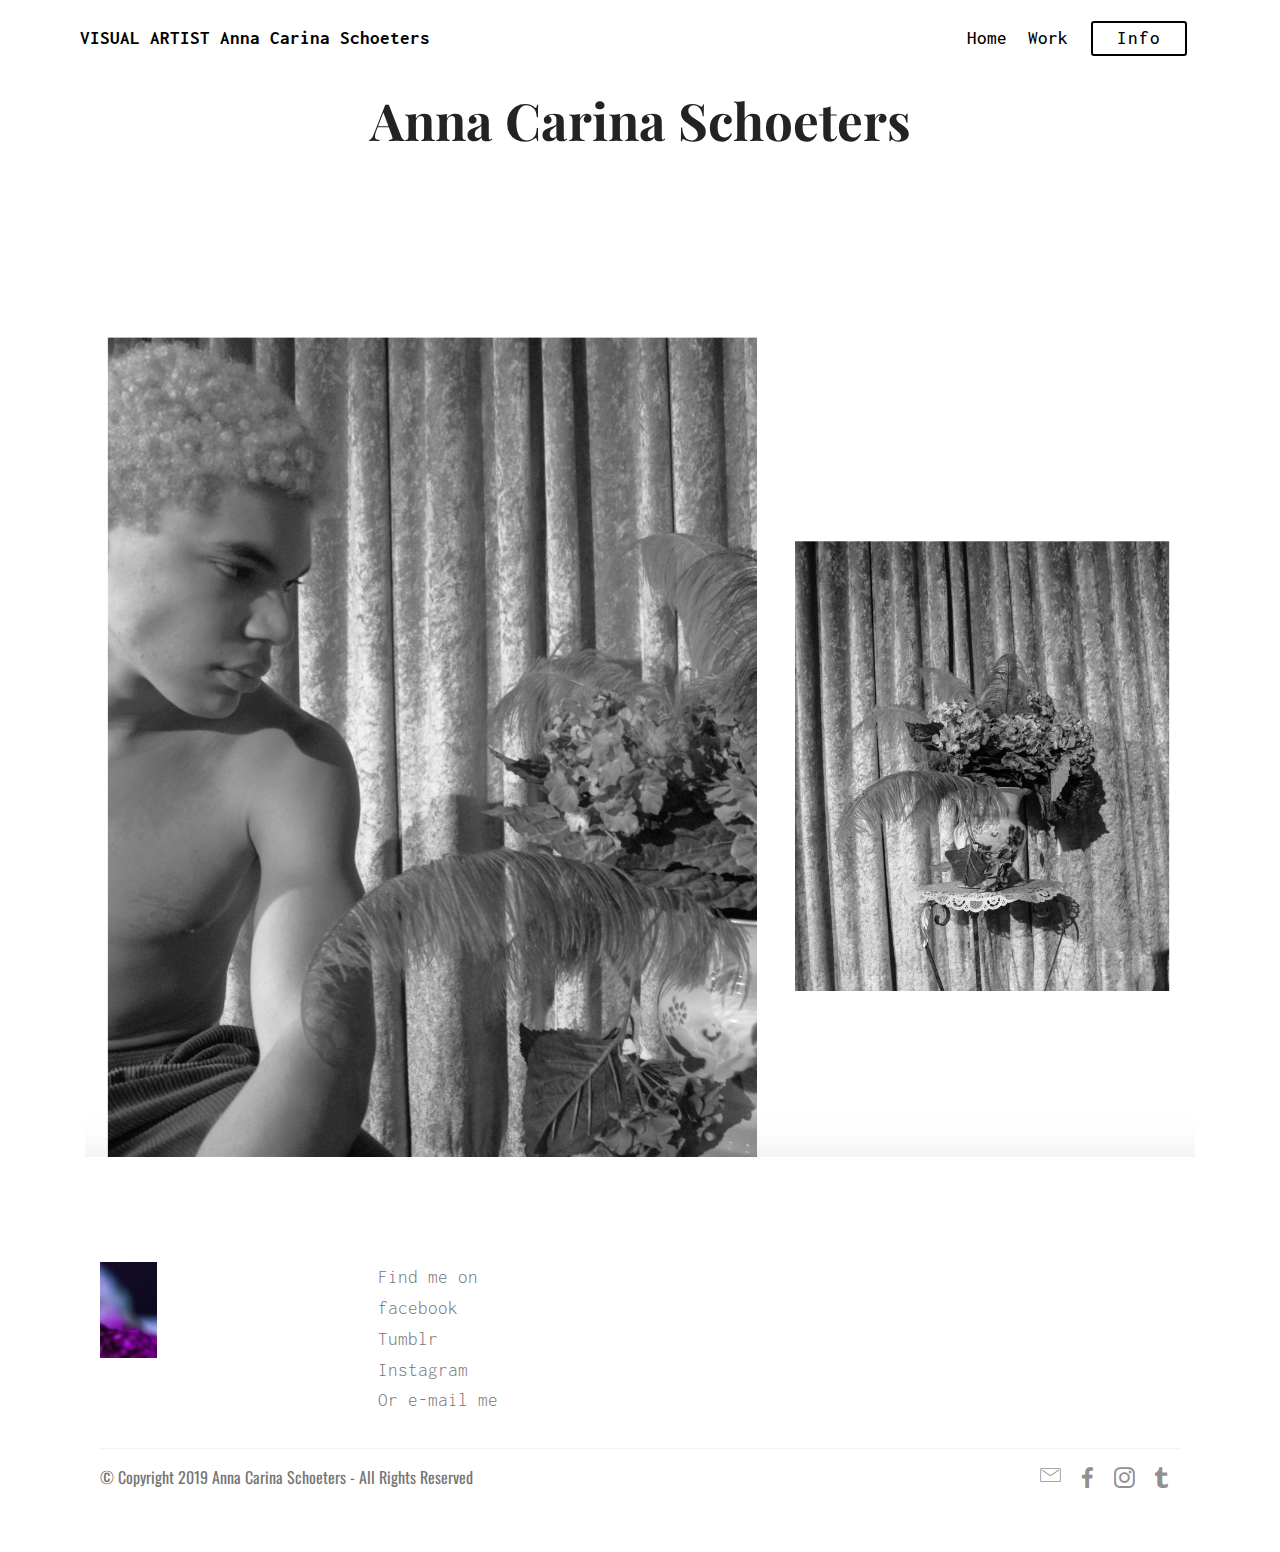
<file: index.html>
<!DOCTYPE html>
<html >
<head>
  <!-- Site made with Mobirise Website Builder v4.9.1, https://mobirise.com -->
  <meta charset="UTF-8">
  <meta http-equiv="X-UA-Compatible" content="IE=edge">
  <meta name="generator" content="Mobirise v4.9.1, mobirise.com">
  <meta name="viewport" content="width=device-width, initial-scale=1, minimum-scale=1">
  <link rel="shortcut icon" href="assets/images/logo2.png" type="image/x-icon">
  <meta name="description" content="">
  <title>Home</title>
  <link rel="stylesheet" href="assets/web/assets/mobirise-icons/mobirise-icons.css">
  <link rel="stylesheet" href="assets/tether/tether.min.css">
  <link rel="stylesheet" href="assets/bootstrap/css/bootstrap.min.css">
  <link rel="stylesheet" href="assets/bootstrap/css/bootstrap-grid.min.css">
  <link rel="stylesheet" href="assets/bootstrap/css/bootstrap-reboot.min.css">
  <link rel="stylesheet" href="assets/dropdown/css/style.css">
  <link rel="stylesheet" href="assets/socicon/css/styles.css">
  <link rel="stylesheet" href="assets/theme/css/style.css">
  <link rel="stylesheet" href="assets/mobirise/css/mbr-additional.css" type="text/css">
  
  
  
</head>
<body>
  <section class="menu cid-rhiHTBW2l2" once="menu" id="menu2-5">

    

    <nav class="navbar navbar-expand beta-menu navbar-dropdown align-items-center navbar-fixed-top navbar-toggleable-sm">
        <button class="navbar-toggler navbar-toggler-right" type="button" data-toggle="collapse" data-target="#navbarSupportedContent" aria-controls="navbarSupportedContent" aria-expanded="false" aria-label="Toggle navigation">
            <div class="hamburger">
                <span></span>
                <span></span>
                <span></span>
                <span></span>
            </div>
        </button>
        <div class="menu-logo">
            <div class="navbar-brand">
                
                <span class="navbar-caption-wrap"><a class="navbar-caption text-black display-4" href="https://mobirise.co">
                        VISUAL ARTIST Anna Carina Schoeters</a></span>
            </div>
        </div>
        <div class="collapse navbar-collapse" id="navbarSupportedContent">
            <ul class="navbar-nav nav-dropdown" data-app-modern-menu="true"><li class="nav-item">
                    <a class="nav-link link text-black display-4" href="index.html">
                        Home</a>
                </li>
                <li class="nav-item">
                    <a class="nav-link link text-black display-4" href="page1.html">
                        Work</a>
                </li></ul>
            <div class="navbar-buttons mbr-section-btn"><a class="btn btn-sm btn-black-outline display-4" href="page2.html">Info
                    </a></div>
        </div>
    </nav>
</section>

<section class="engine"><a href="https://mobirise.info/h">create your own web page</a></section><section class="header1 cid-rhjOB3Z4Vg" id="header16-p">

    

    

    <div class="container">
        <div class="row justify-content-md-center">
            <div class="col-md-10 align-center">
                <h1 class="mbr-section-title mbr-bold pb-3 mbr-fonts-style display-1">
                    Anna Carina Schoeters</h1>
                
                
                
            </div>
        </div>
    </div>

</section>

<section class="cid-rhiIljqiBS" id="image2-7">

    

    <figure class="mbr-figure container">
        <div class="image-block" style="width: 100%;">
            <img src="assets/images/schermafbeelding-2019-02-06-om-14.40.40-2-1857x1392.png" alt="Mobirise" title="">
            
        </div>
    </figure>
</section>

<section class="cid-rhiJE8rXQ4" id="footer5-b">

    

    

    <div class="container">
        <div class="media-container-row">
            <div class="col-md-3">
                <div class="media-wrap">
                    <a href="page1.html">
                       <img src="assets/images/-mg-5122-2-116x76.jpg" alt="Mobirise" title="">
                    </a>
                </div>
            </div>
            <div class="col-md-9">
                <p class="mbr-text align-right links mbr-fonts-style display-4">Find me on <br>facebook<br>Tumblr<br>Instagram<br>Or e-mail me</p>
            </div>
        </div>
        <div class="footer-lower">
            <div class="media-container-row">
                <div class="col-md-12">
                    <hr>
                </div>
            </div>
            <div class="media-container-row mbr-white">
                <div class="col-md-6 copyright">
                    <p class="mbr-text mbr-fonts-style display-7">
                        © Copyright 2019 Anna Carina Schoeters - All Rights Reserved
                    </p>
                </div>
                <div class="col-md-6">
                    <div class="social-list align-right">
                        <div class="soc-item">
                            <a href="mailto:anna.schoeters@student.luca-arts.be">
                                <span class="mbr-iconfont mbr-iconfont-social mbri-letter"></span>
                            </a>
                        </div>
                        <div class="soc-item">
                            <a href="https://www.facebook.com/anna.schoeters" target="_blank">
                                <span class="mbr-iconfont mbr-iconfont-social socicon-facebook socicon"></span>
                            </a>
                        </div>
                        <div class="soc-item">
                            <a href="https://www.instagram.com/annacarinaschoeters/?hl=nl" target="_blank">
                                <span class="mbr-iconfont mbr-iconfont-social socicon-instagram socicon"></span>
                            </a>
                        </div>
                        <div class="soc-item">
                            <a href="https://annacarinaschoetersblog.tumblr.com" target="_blank">
                                <span class="mbr-iconfont mbr-iconfont-social socicon-tumblr socicon"></span>
                            </a>
                        </div>
                        
                        
                    </div>
                </div>
            </div>
        </div>
    </div>
</section>


  <script src="assets/web/assets/jquery/jquery.min.js"></script>
  <script src="assets/popper/popper.min.js"></script>
  <script src="assets/tether/tether.min.js"></script>
  <script src="assets/bootstrap/js/bootstrap.min.js"></script>
  <script src="assets/smoothscroll/smooth-scroll.js"></script>
  <script src="assets/dropdown/js/script.min.js"></script>
  <script src="assets/touchswipe/jquery.touch-swipe.min.js"></script>
  <script src="assets/theme/js/script.js"></script>
  
  
</body>
</html>
</file>
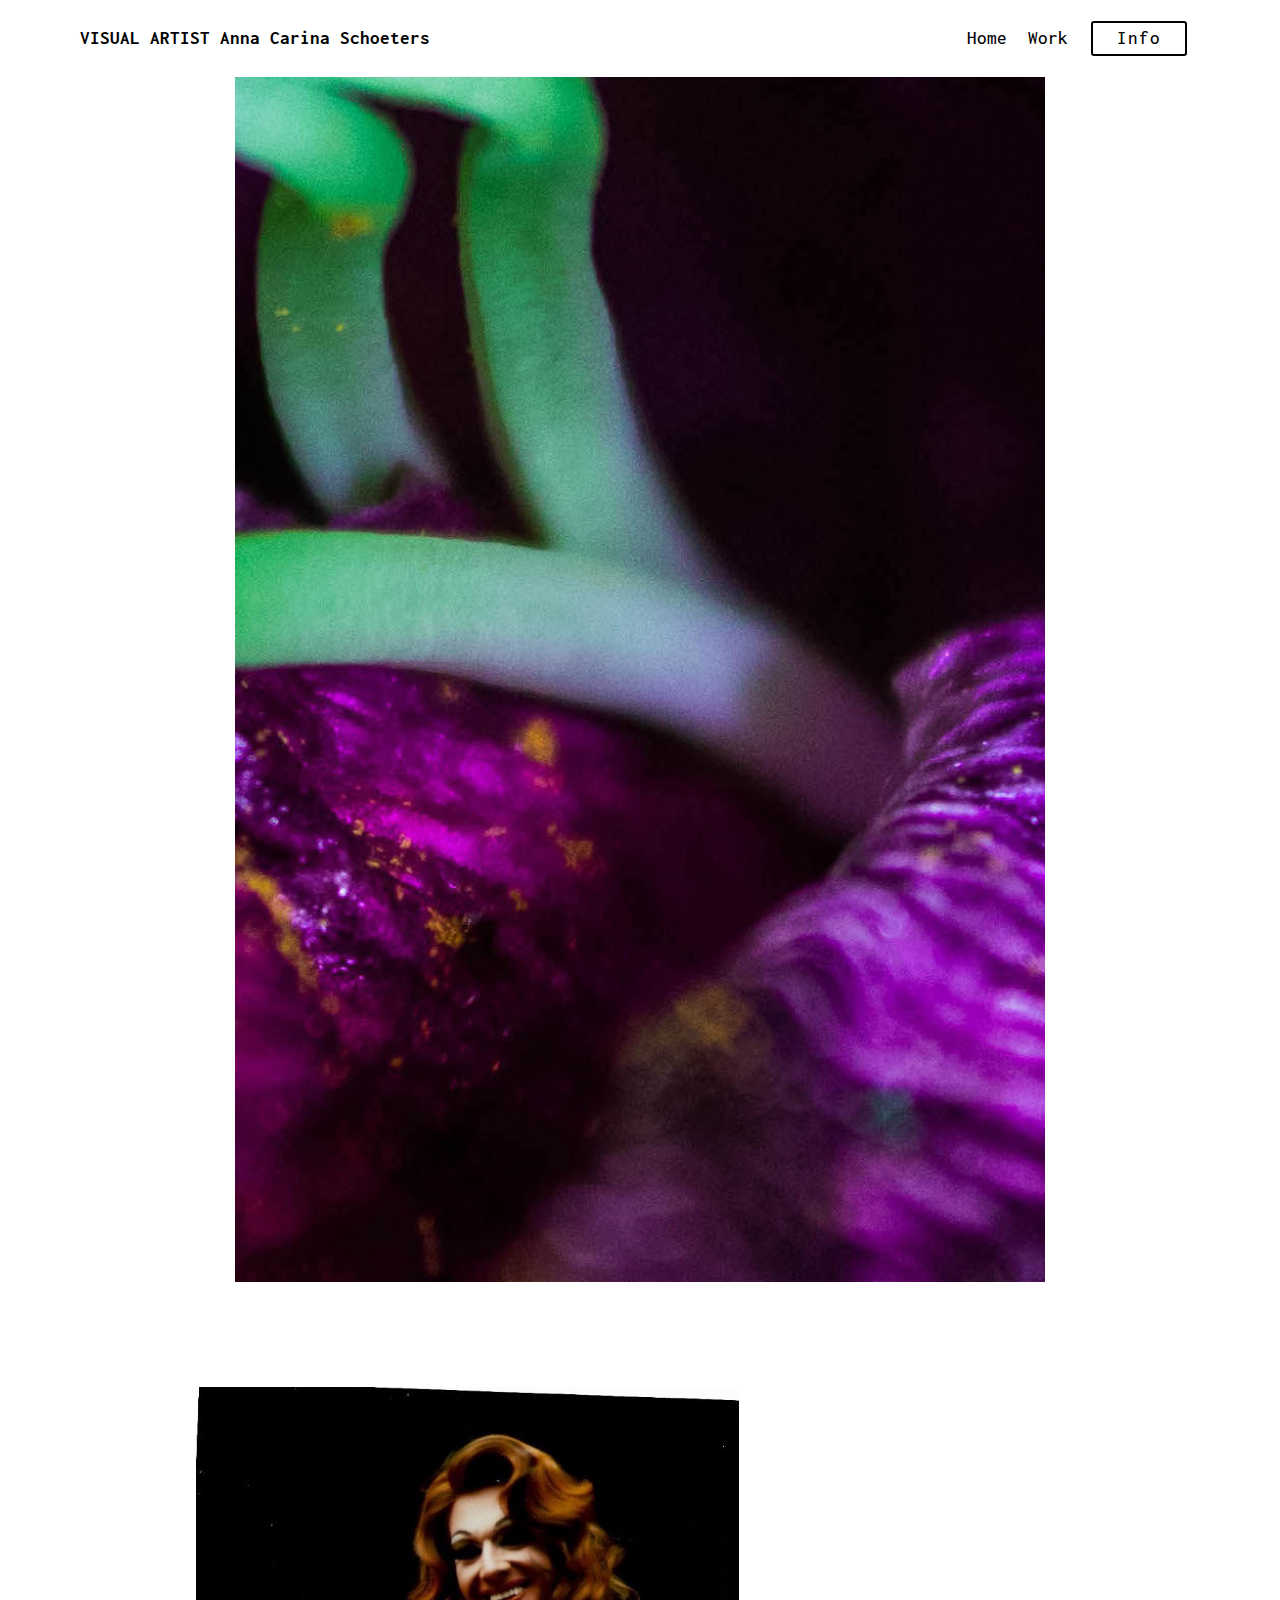
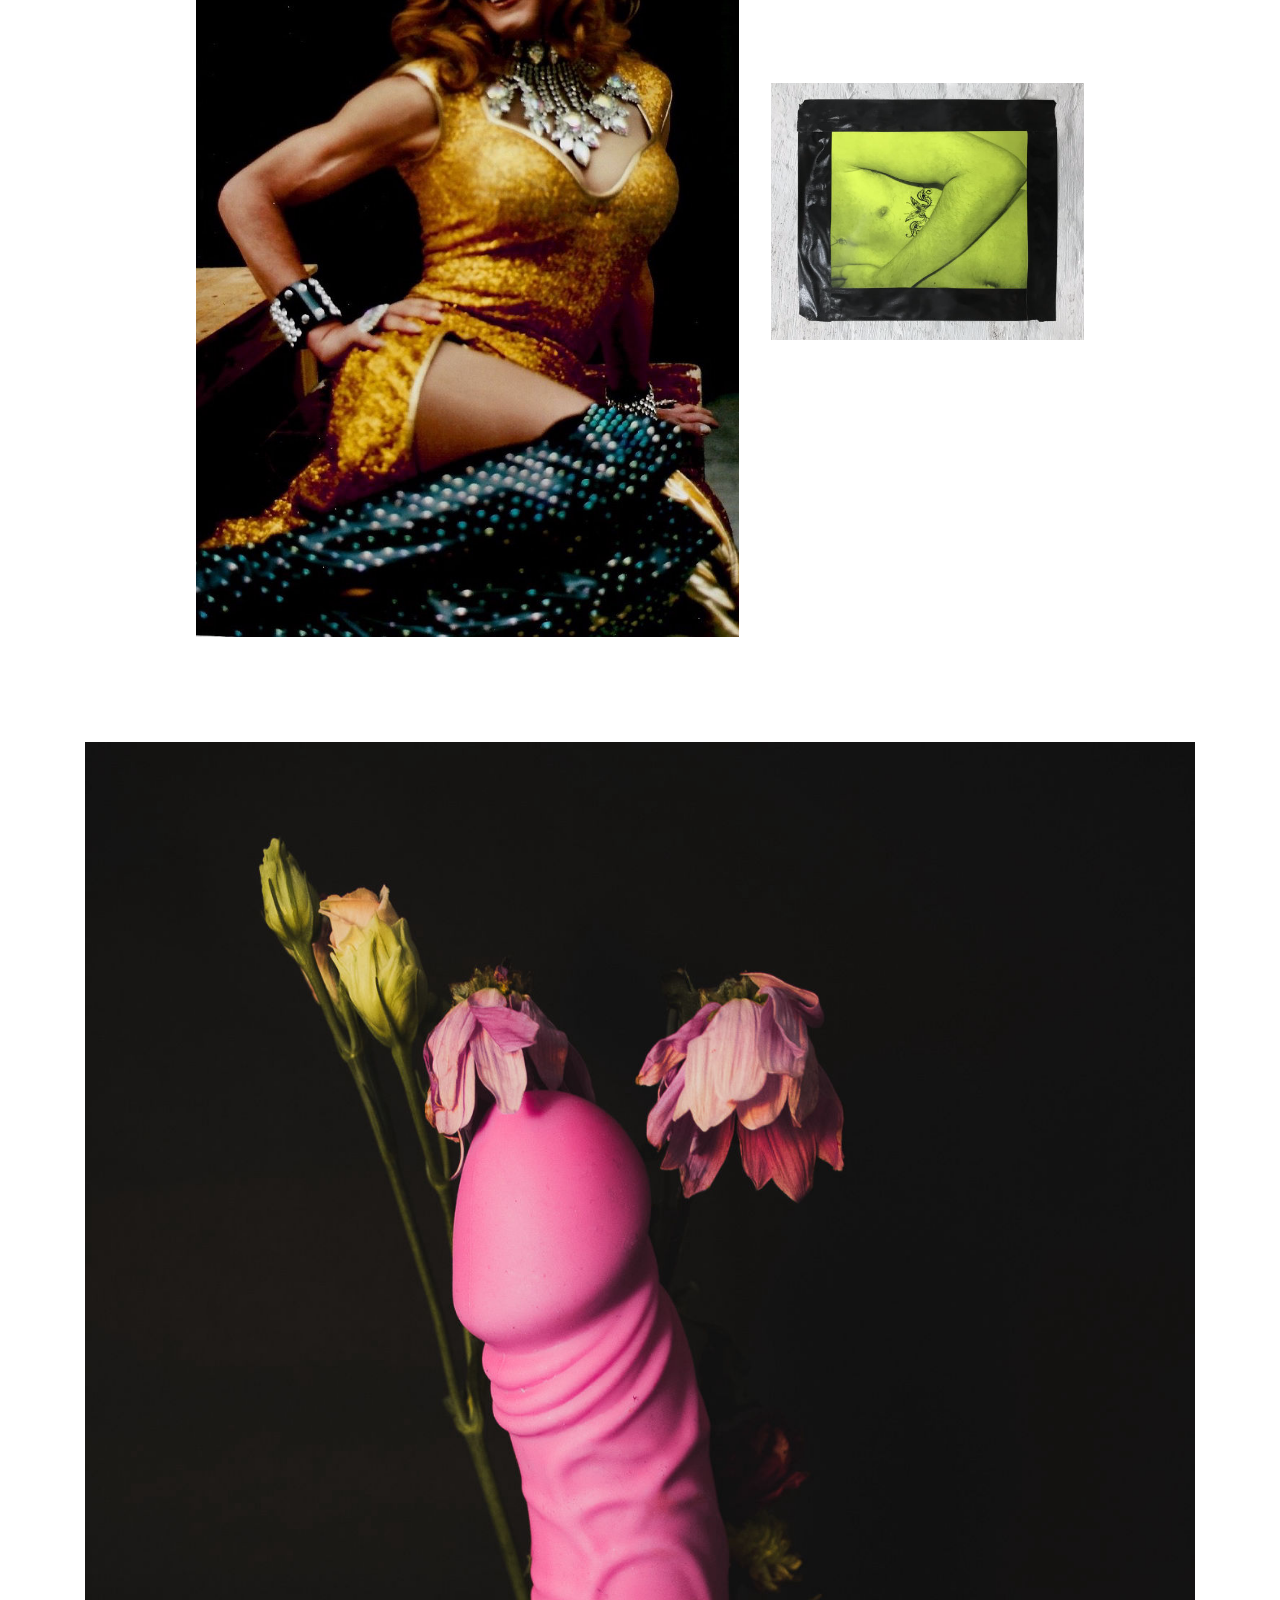
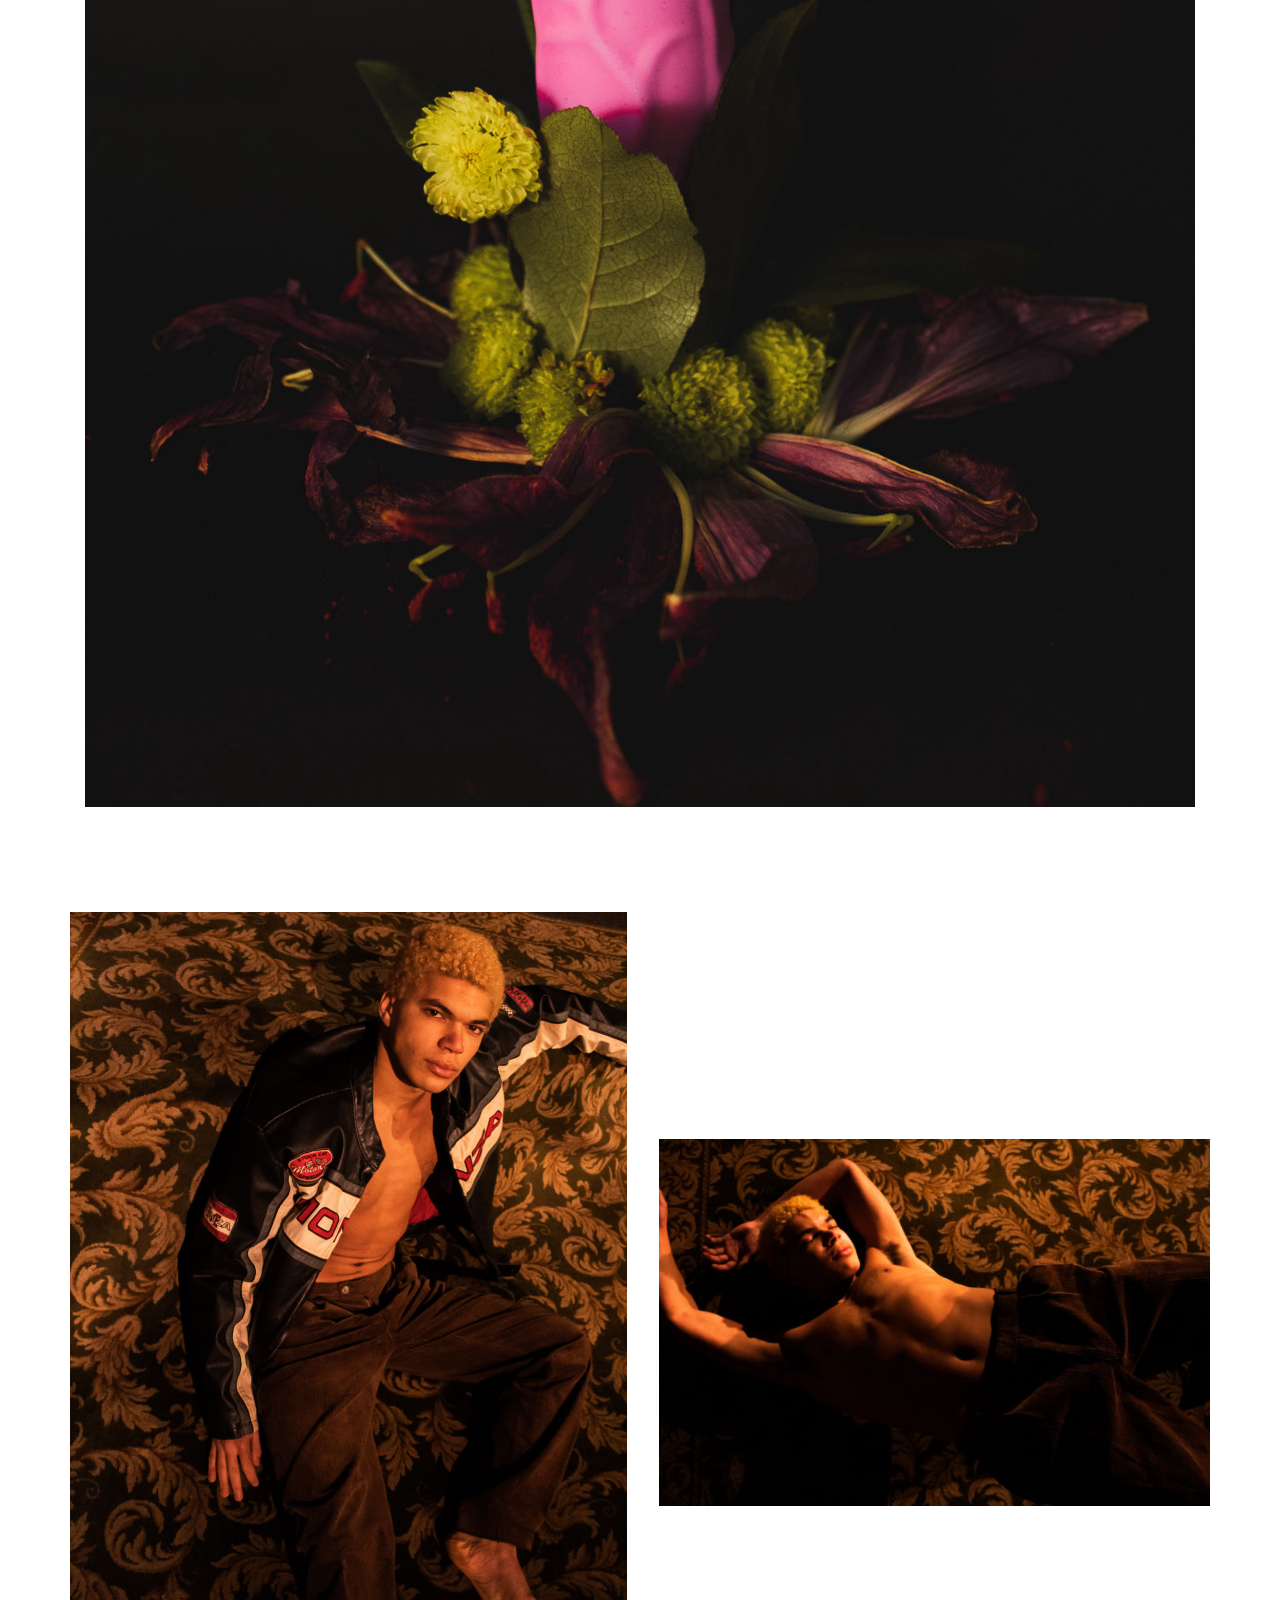
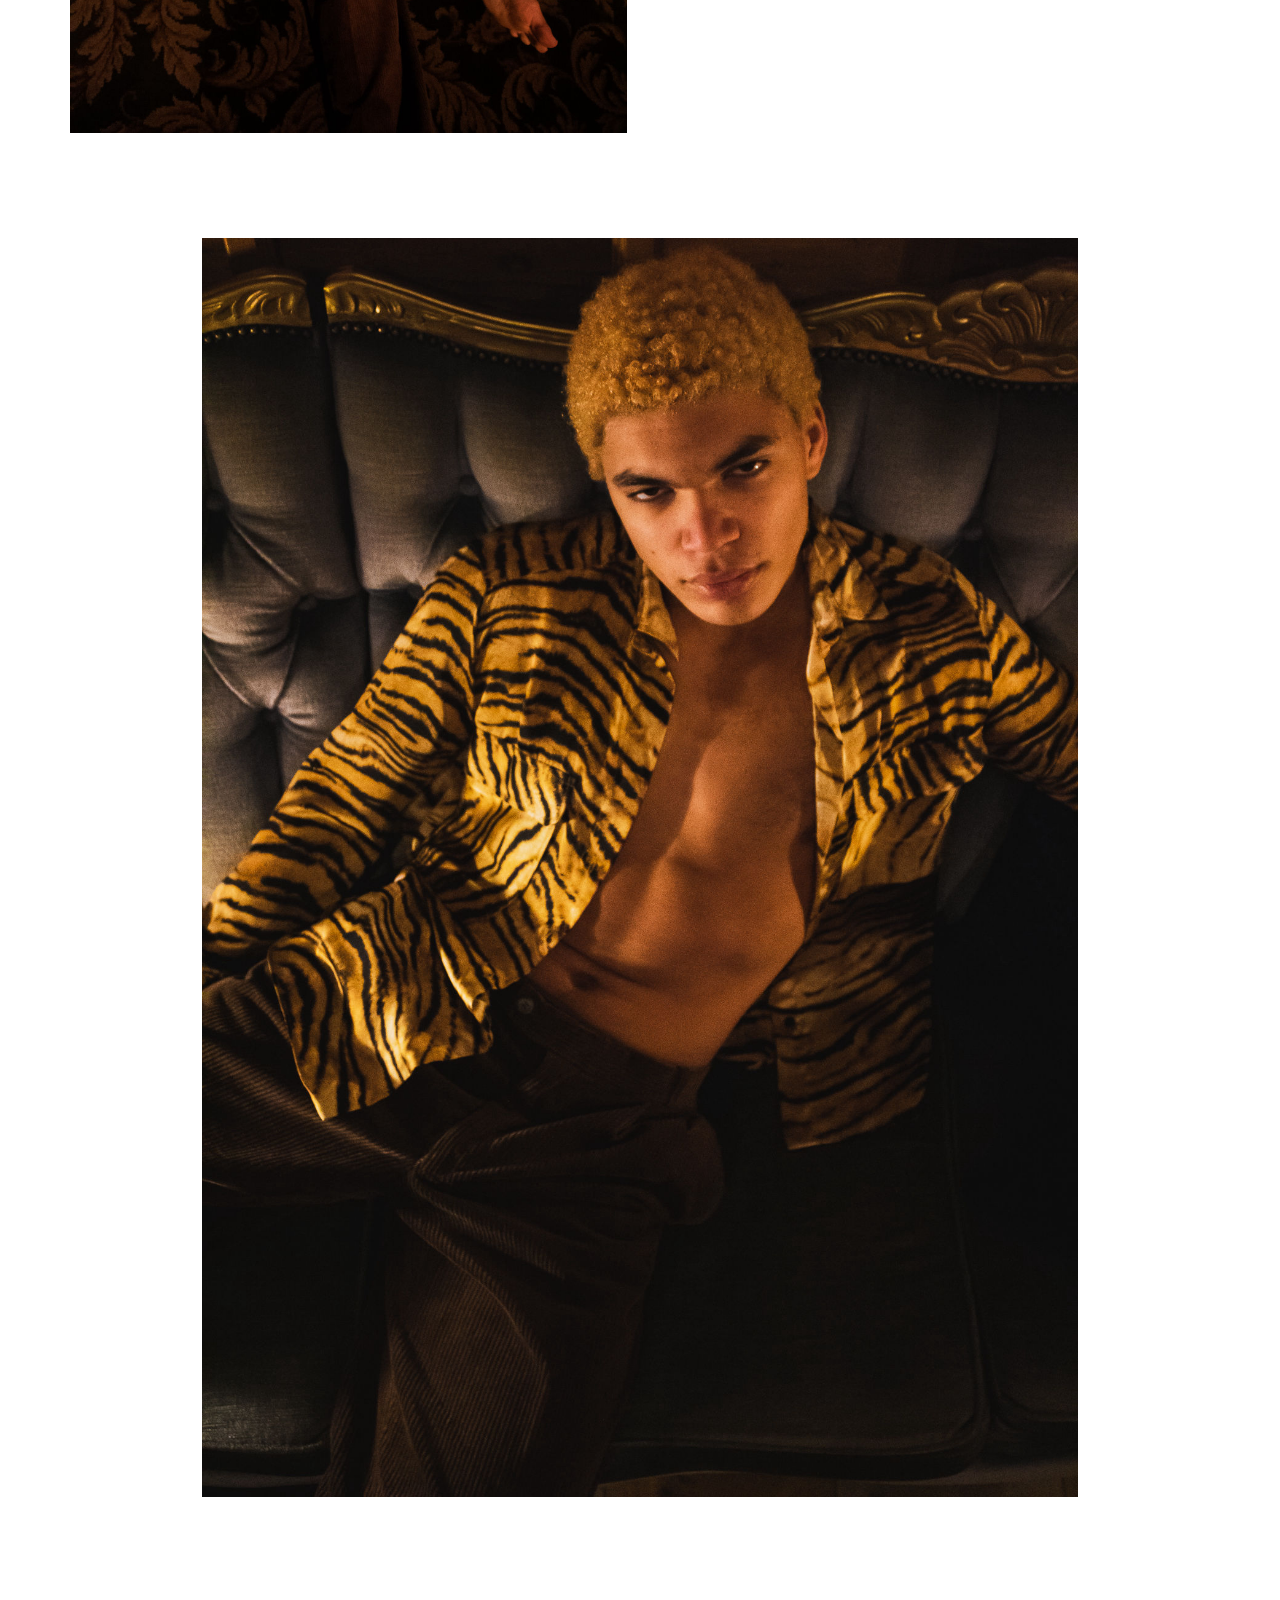
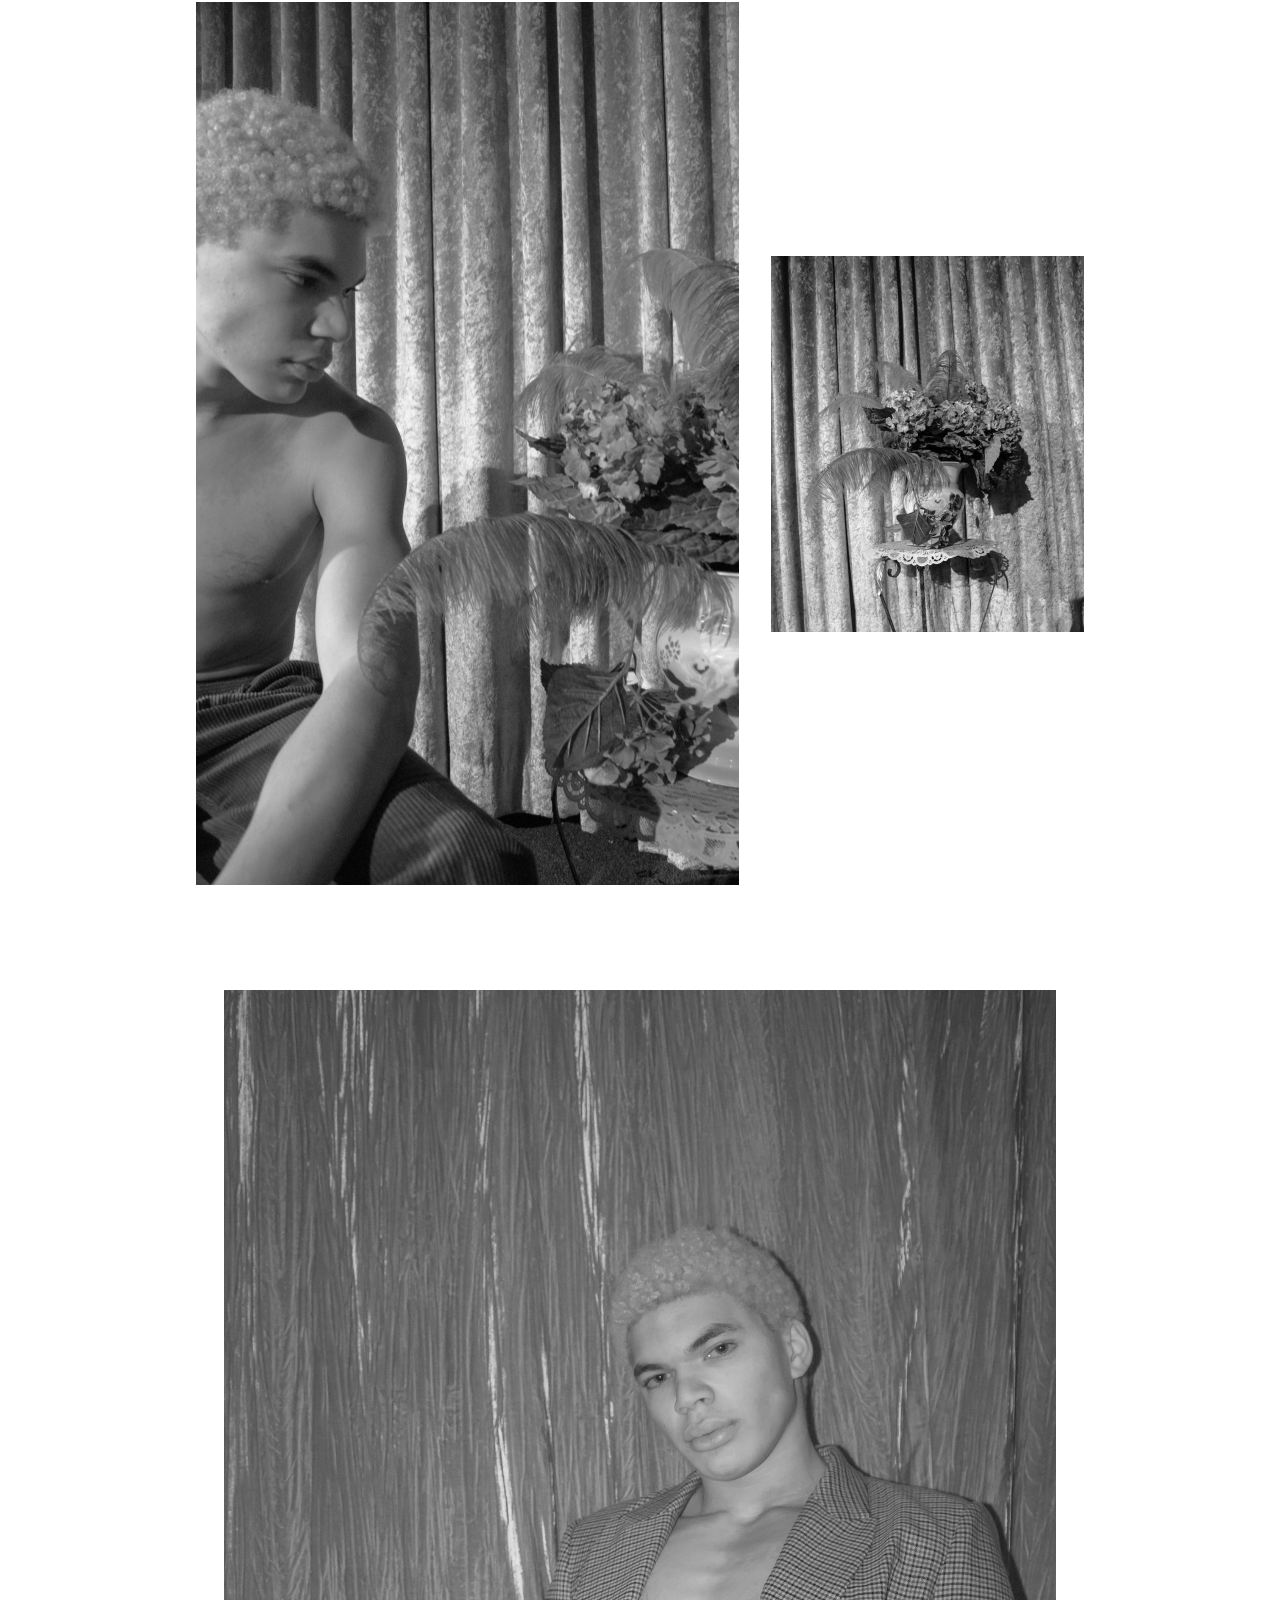
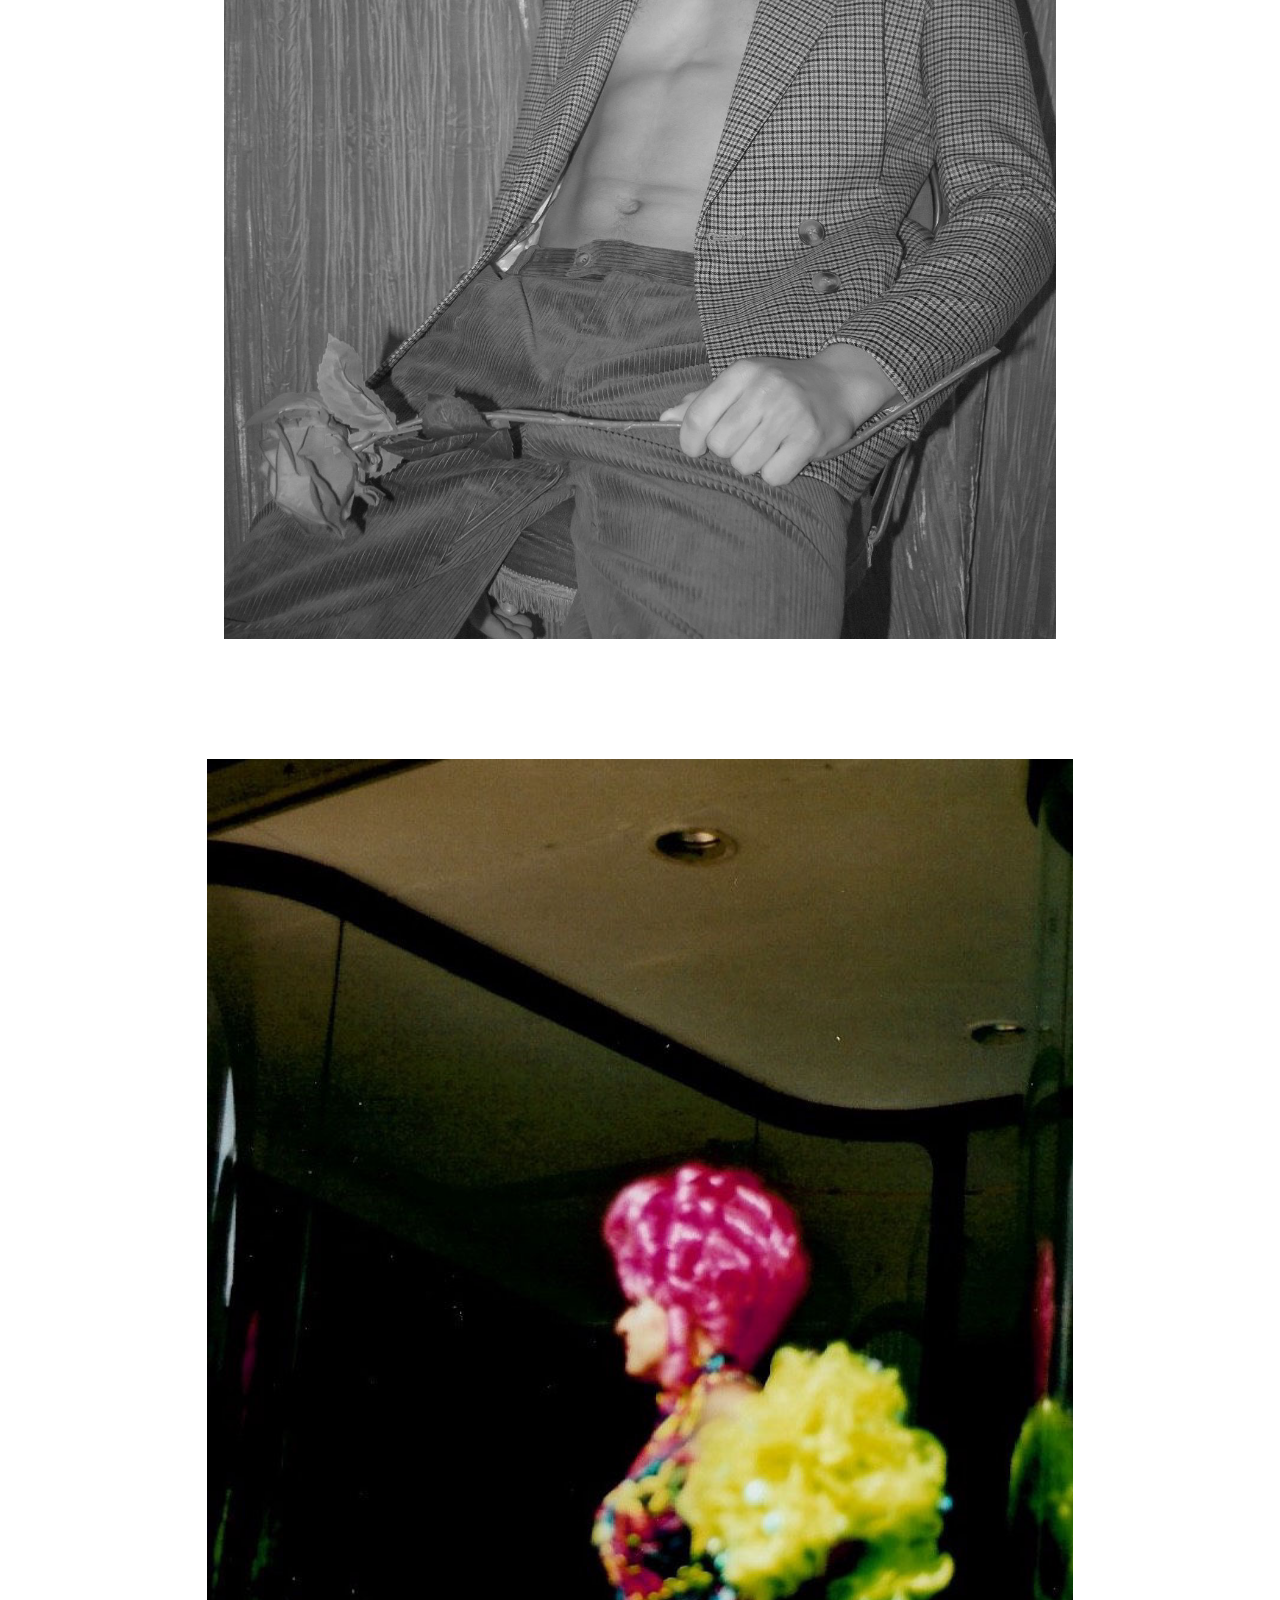
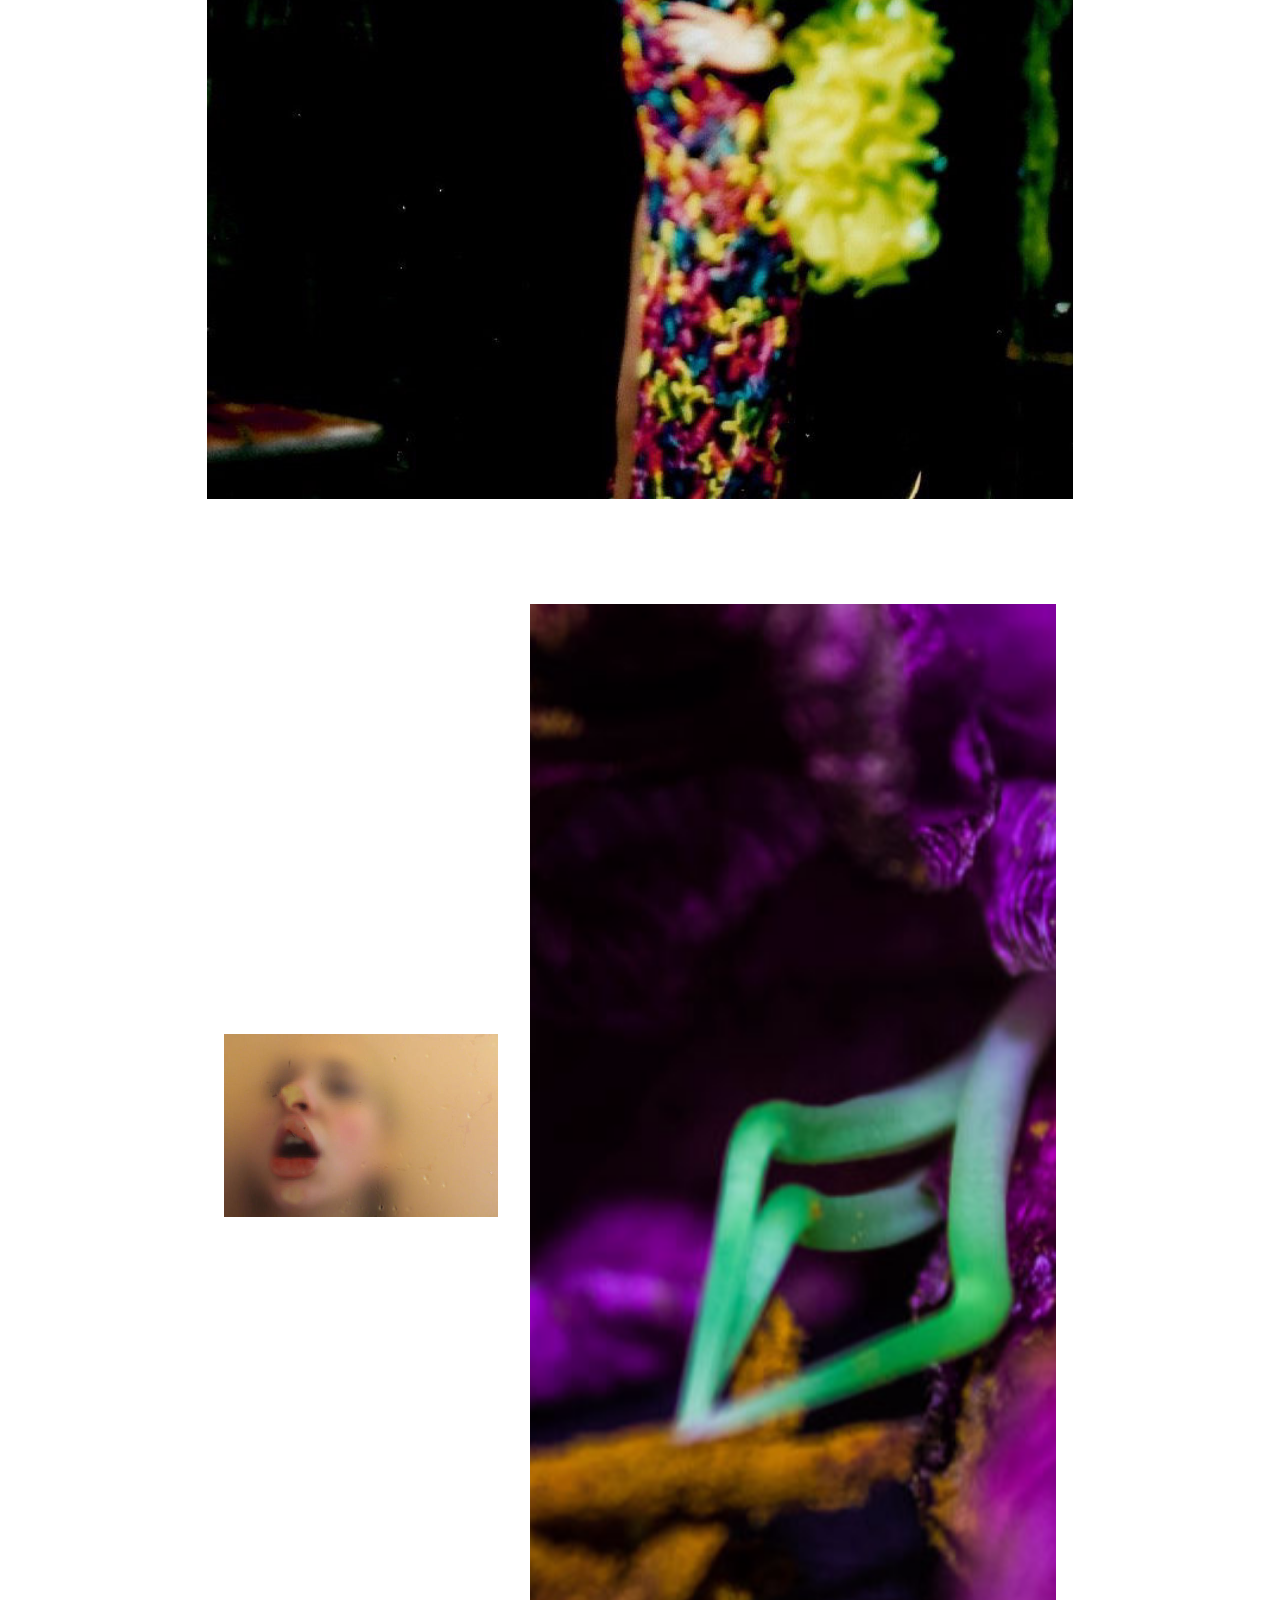
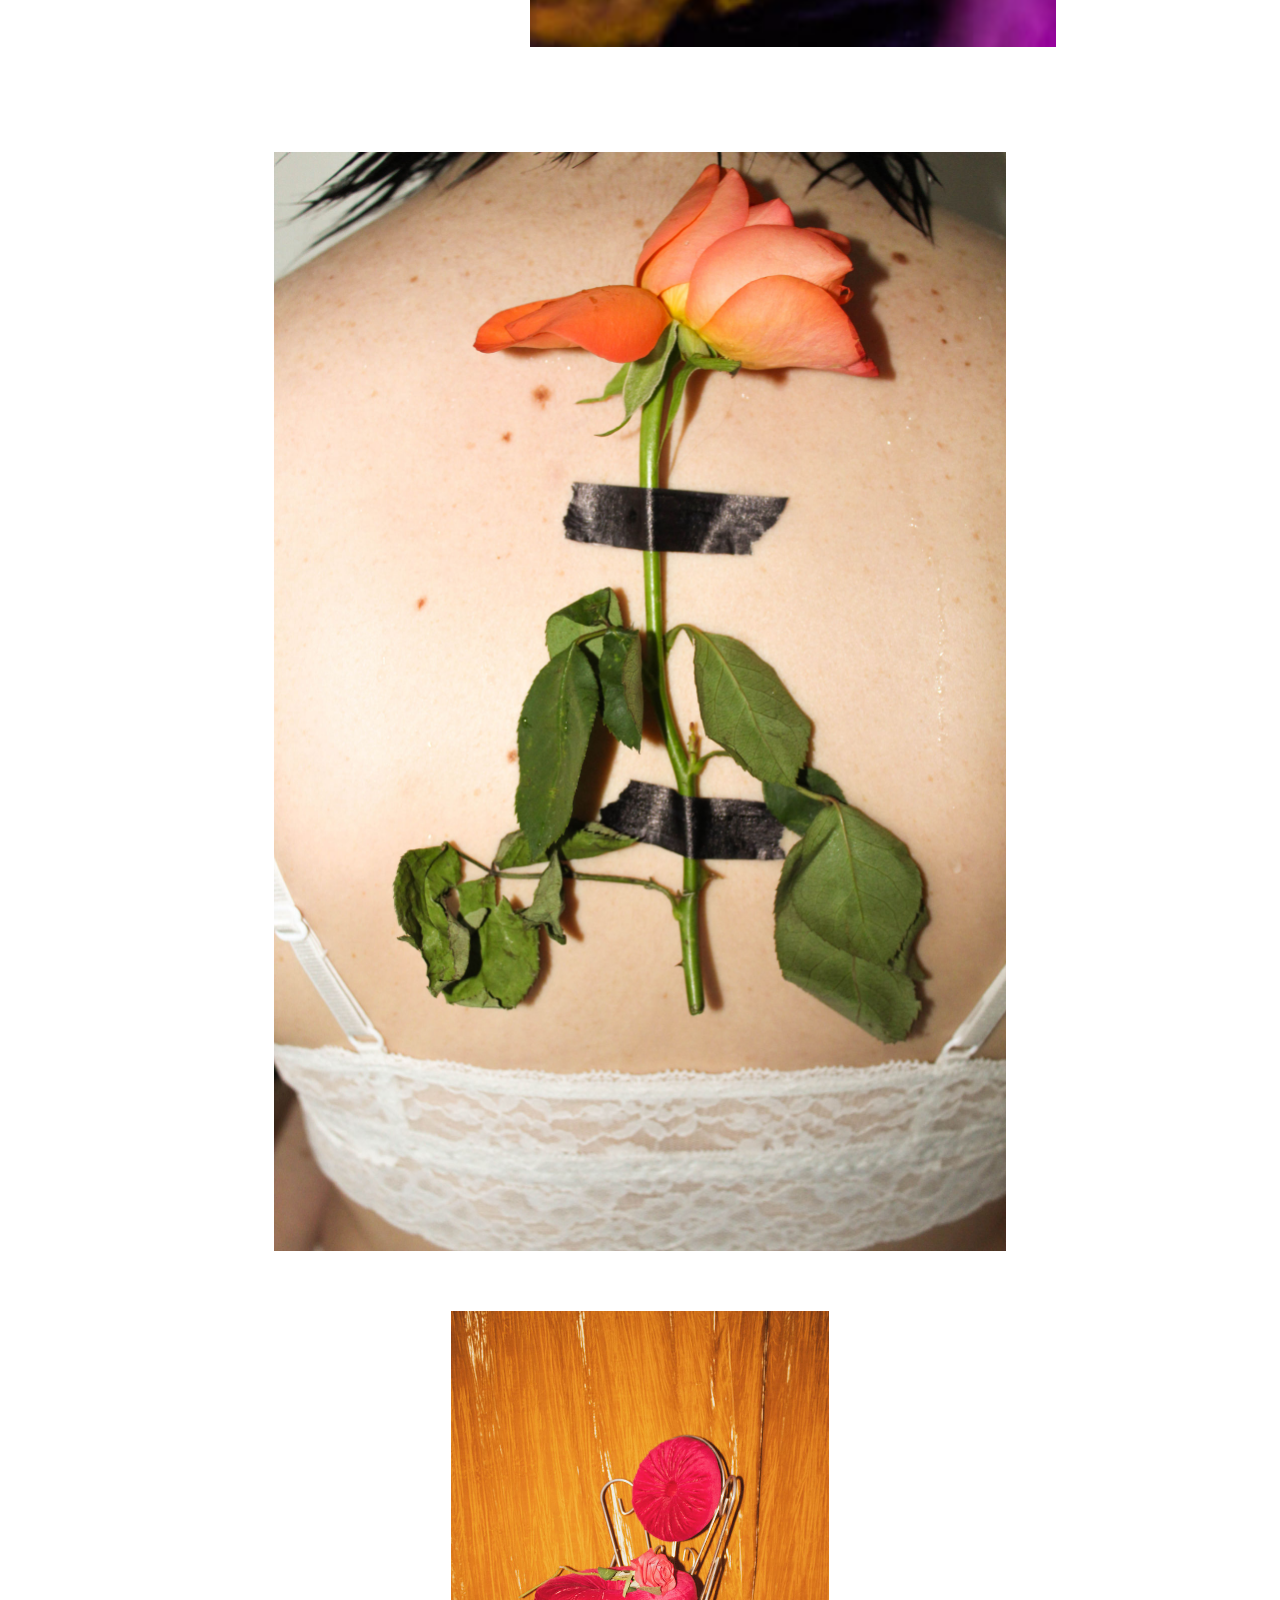
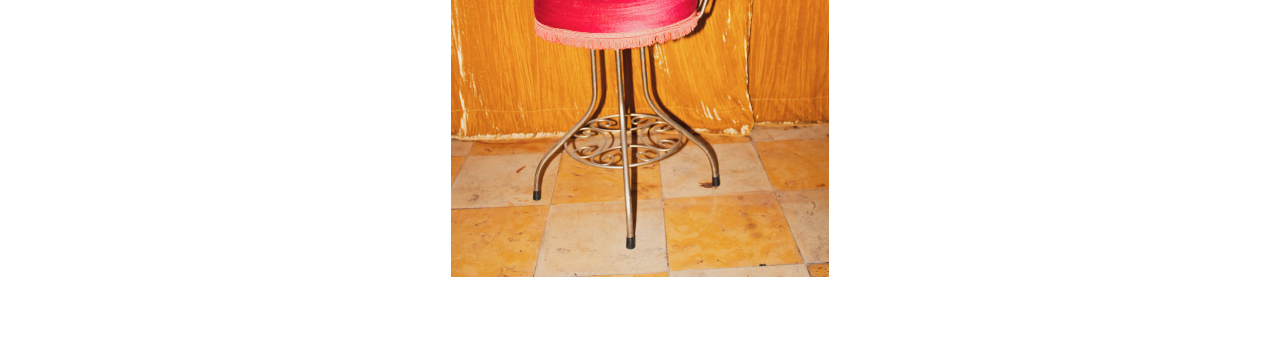
<file: page1.html>
<!DOCTYPE html>
<html >
<head>
  <!-- Site made with Mobirise Website Builder v4.9.1, https://mobirise.com -->
  <meta charset="UTF-8">
  <meta http-equiv="X-UA-Compatible" content="IE=edge">
  <meta name="generator" content="Mobirise v4.9.1, mobirise.com">
  <meta name="viewport" content="width=device-width, initial-scale=1, minimum-scale=1">
  <link rel="shortcut icon" href="assets/images/logo2.png" type="image/x-icon">
  <meta name="description" content="Web Page Generator Description">
  <title>Work</title>
  <link rel="stylesheet" href="assets/tether/tether.min.css">
  <link rel="stylesheet" href="assets/bootstrap/css/bootstrap.min.css">
  <link rel="stylesheet" href="assets/bootstrap/css/bootstrap-grid.min.css">
  <link rel="stylesheet" href="assets/bootstrap/css/bootstrap-reboot.min.css">
  <link rel="stylesheet" href="assets/dropdown/css/style.css">
  <link rel="stylesheet" href="assets/theme/css/style.css">
  <link rel="stylesheet" href="assets/mobirise/css/mbr-additional.css" type="text/css">
  
  
  
</head>
<body>
  <section class="menu cid-rhiHTBW2l2" once="menu" id="menu2-c">

    

    <nav class="navbar navbar-expand beta-menu navbar-dropdown align-items-center navbar-fixed-top navbar-toggleable-sm">
        <button class="navbar-toggler navbar-toggler-right" type="button" data-toggle="collapse" data-target="#navbarSupportedContent" aria-controls="navbarSupportedContent" aria-expanded="false" aria-label="Toggle navigation">
            <div class="hamburger">
                <span></span>
                <span></span>
                <span></span>
                <span></span>
            </div>
        </button>
        <div class="menu-logo">
            <div class="navbar-brand">
                
                <span class="navbar-caption-wrap"><a class="navbar-caption text-black display-4" href="https://mobirise.co">
                        VISUAL ARTIST Anna Carina Schoeters</a></span>
            </div>
        </div>
        <div class="collapse navbar-collapse" id="navbarSupportedContent">
            <ul class="navbar-nav nav-dropdown" data-app-modern-menu="true"><li class="nav-item">
                    <a class="nav-link link text-black display-4" href="index.html">
                        Home</a>
                </li>
                <li class="nav-item">
                    <a class="nav-link link text-black display-4" href="page1.html">
                        Work</a>
                </li></ul>
            <div class="navbar-buttons mbr-section-btn"><a class="btn btn-sm btn-black-outline display-4" href="page2.html">Info
                    </a></div>
        </div>
    </nav>
</section>

<section class="engine"><a href="https://mobirise.info/i">free website creation software</a></section><section class="cid-rhiMIYXoZf" id="image2-d">

    

    <figure class="mbr-figure container">
        <div class="image-block" style="width: 73%;">
            <img src="assets/images/-mg-5122-4-2-792x1194.jpg" alt="Mobirise" title="">
            
        </div>
    </figure>
</section>

<section class="cid-rhiNuL02LL" id="image4-e">
    <!-- Block parameters controls (Blue "Gear" panel) -->
    
    <!-- End block parameters -->
    <div class="container images-container">
            <div class="media-container-row" style="width: 80%;">
                <div class="img-item item1" style="width: 177%;">
                    <img src="assets/images/-2-753x1179.jpg" alt="" title="">
                    
                </div>
                <div class="img-item">
                    <img src="assets/images/img-780-626x470.jpg" alt="" title="">
                    
                </div>
            </div>
    </div>
</section>

<section class="cid-rhiQmSGFXZ" id="image2-g">

    

    <figure class="mbr-figure container">
        <div class="image-block" style="width: 100%;">
            <img src="assets/images/-mg-5105-1365x2048.jpg" alt="Mobirise" title="">
            
        </div>
    </figure>
</section>

<section class="cid-rhiQttrtIe" id="image4-h">
    <!-- Block parameters controls (Blue "Gear" panel) -->
    
    <!-- End block parameters -->
    <div class="container images-container container-fluid">
            <div class="media-container-row" style="width: 82%;">
                <div class="img-item item1" style="width: 104%;">
                    <img src="assets/images/-mg-5368-1086x1599.jpg" alt="" title="">
                    
                </div>
                <div class="img-item">
                    <img src="assets/images/-mg-5363-626x417.jpg" alt="" title="">
                    
                </div>
            </div>
    </div>
</section>

<section class="cid-rhiQu7BLod" id="image2-i">

    

    <figure class="mbr-figure container">
        <div class="image-block" style="width: 79%;">
            <img src="assets/images/-mg-5457-2-1426x2048.jpg" alt="Mobirise" title="">
            
        </div>
    </figure>
</section>

<section class="cid-rhiQuNwEoW" id="image4-j">
    <!-- Block parameters controls (Blue "Gear" panel) -->
    
    <!-- End block parameters -->
    <div class="container images-container">
            <div class="media-container-row" style="width: 80%;">
                <div class="img-item item1" style="width: 177%;">
                    <img src="assets/images/-mg-5343-1086x1767.jpg" alt="" title="">
                    
                </div>
                <div class="img-item">
                    <img src="assets/images/-mg-5435-2-626x752.jpg" alt="" title="">
                    
                </div>
            </div>
    </div>
</section>

<section class="cid-rhiS7qkBof" id="image2-k">

    

    <figure class="mbr-figure container">
        <div class="image-block" style="width: 75%;">
            <img src="assets/images/img-5461-1365x2048.jpg" alt="Mobirise" title="">
            
        </div>
    </figure>
</section>

<section class="cid-rhiTUBtSUQ" id="image2-n">

    

    <figure class="mbr-figure container">
        <div class="image-block" style="width: 78%;">
            <img src="assets/images/2-3-729x1128.jpg" alt="Mobirise" title="">
            
        </div>
    </figure>
</section>

<section class="cid-rhjXmE1Y05" id="image4-q">
    <!-- Block parameters controls (Blue "Gear" panel) -->
    
    <!-- End block parameters -->
    <div class="container images-container">
            <div class="media-container-row" style="width: 75%;">
                <div class="img-item item1" style="width: 56%;">
                    <img src="assets/images/27294753-10208659131315176-1166175066-n-548x365.jpg" alt="" title="">
                    
                </div>
                <div class="img-item">
                    <img src="assets/images/-mg-5122-1052x701.jpg" alt="" title="">
                    
                </div>
            </div>
    </div>
</section>

<section class="cid-rhjZggme4L" id="image1-s">

    

    <figure class="mbr-figure container">
        <div class="image-block" style="width: 66%;">
            <img src="assets/images/img-5527-1466x2199.jpg" width="1400" alt="Mobirise" title="">
            
        </div>
    </figure>
</section>

<section class="cid-rhXhbtjZgy" id="image2-y">

    

    <figure class="mbr-figure container">
        <div class="image-block" style="width: 34%;">
            <img src="assets/images/img-5460-754x1131.jpg" alt="Mobirise" title="">
            
        </div>
    </figure>
</section>


  <script src="assets/web/assets/jquery/jquery.min.js"></script>
  <script src="assets/popper/popper.min.js"></script>
  <script src="assets/tether/tether.min.js"></script>
  <script src="assets/bootstrap/js/bootstrap.min.js"></script>
  <script src="assets/smoothscroll/smooth-scroll.js"></script>
  <script src="assets/dropdown/js/script.min.js"></script>
  <script src="assets/touchswipe/jquery.touch-swipe.min.js"></script>
  <script src="assets/theme/js/script.js"></script>
  
  
</body>
</html>
</file>
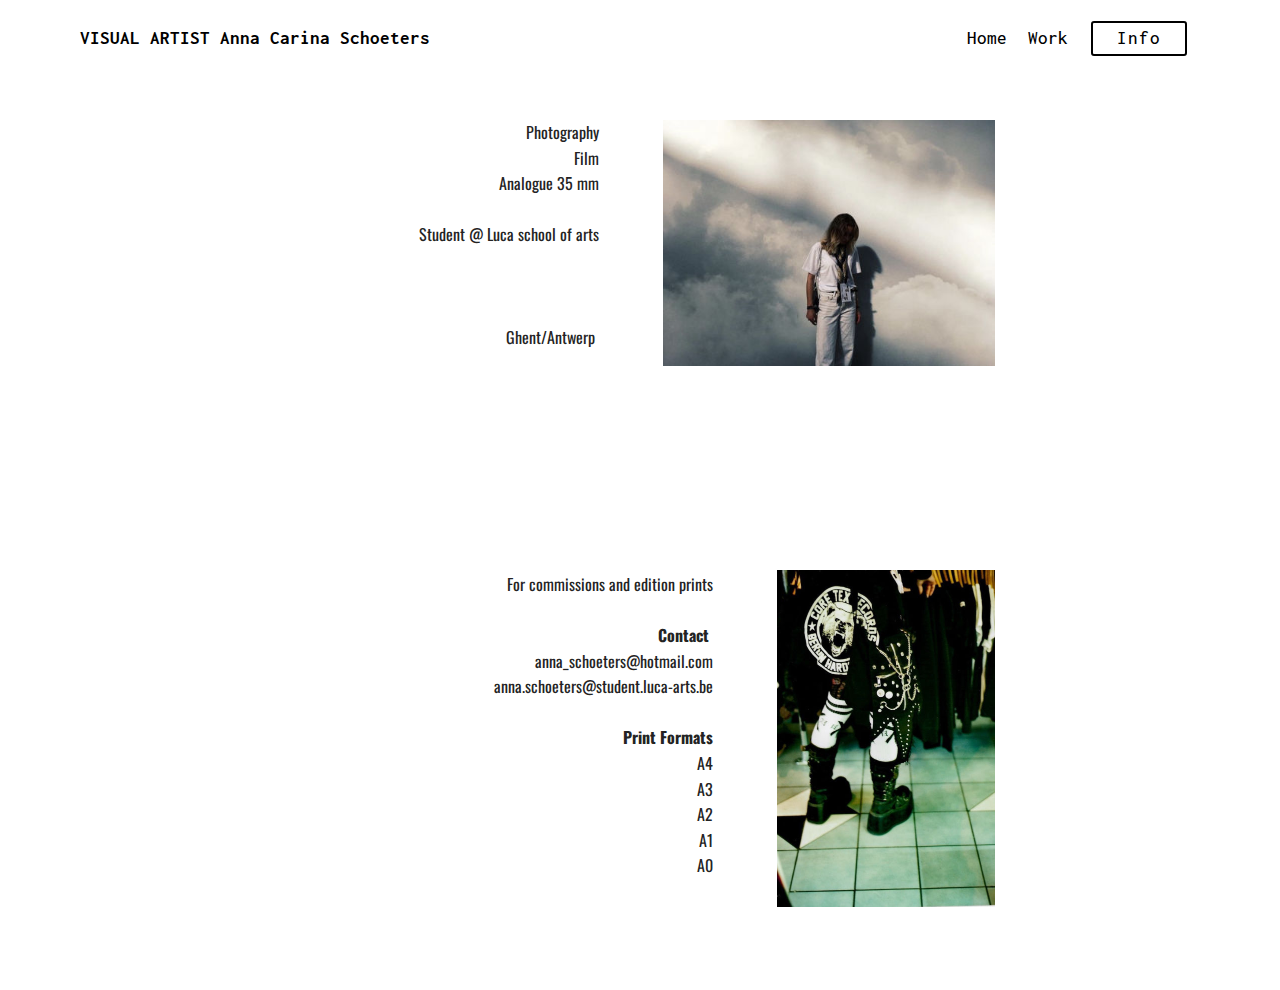
<file: page2.html>
<!DOCTYPE html>
<html >
<head>
  <!-- Site made with Mobirise Website Builder v4.9.1, https://mobirise.com -->
  <meta charset="UTF-8">
  <meta http-equiv="X-UA-Compatible" content="IE=edge">
  <meta name="generator" content="Mobirise v4.9.1, mobirise.com">
  <meta name="viewport" content="width=device-width, initial-scale=1, minimum-scale=1">
  <link rel="shortcut icon" href="assets/images/logo2.png" type="image/x-icon">
  <meta name="description" content="Site Builder Description">
  <title>Info</title>
  <link rel="stylesheet" href="assets/tether/tether.min.css">
  <link rel="stylesheet" href="assets/bootstrap/css/bootstrap.min.css">
  <link rel="stylesheet" href="assets/bootstrap/css/bootstrap-grid.min.css">
  <link rel="stylesheet" href="assets/bootstrap/css/bootstrap-reboot.min.css">
  <link rel="stylesheet" href="assets/dropdown/css/style.css">
  <link rel="stylesheet" href="assets/theme/css/style.css">
  <link rel="stylesheet" href="assets/mobirise/css/mbr-additional.css" type="text/css">
  
  
  
</head>
<body>
  <section class="menu cid-rhiHTBW2l2" once="menu" id="menu2-f">

    

    <nav class="navbar navbar-expand beta-menu navbar-dropdown align-items-center navbar-fixed-top navbar-toggleable-sm">
        <button class="navbar-toggler navbar-toggler-right" type="button" data-toggle="collapse" data-target="#navbarSupportedContent" aria-controls="navbarSupportedContent" aria-expanded="false" aria-label="Toggle navigation">
            <div class="hamburger">
                <span></span>
                <span></span>
                <span></span>
                <span></span>
            </div>
        </button>
        <div class="menu-logo">
            <div class="navbar-brand">
                
                <span class="navbar-caption-wrap"><a class="navbar-caption text-black display-4" href="https://mobirise.co">
                        VISUAL ARTIST Anna Carina Schoeters</a></span>
            </div>
        </div>
        <div class="collapse navbar-collapse" id="navbarSupportedContent">
            <ul class="navbar-nav nav-dropdown" data-app-modern-menu="true"><li class="nav-item">
                    <a class="nav-link link text-black display-4" href="index.html">
                        Home</a>
                </li>
                <li class="nav-item">
                    <a class="nav-link link text-black display-4" href="page1.html">
                        Work</a>
                </li></ul>
            <div class="navbar-buttons mbr-section-btn"><a class="btn btn-sm btn-black-outline display-4" href="page2.html">Info
                    </a></div>
        </div>
    </nav>
</section>

<section class="engine"><a href="https://mobirise.info/g">build a site</a></section><section class="mbr-section content7 cid-rhiUn8qZM8" id="content7-o">
          
    

    <div class="container">
        <div class="media-container-row">
            <div class="col-12 col-md-8">
                <div class="media-container-row">
                    <div class="media-content">
                        <div class="mbr-section-text">
                            <p class="mbr-text align-right mb-0 mbr-fonts-style display-7">Photography<br>Film<br>Analogue 35 mm<br><br>Student @ Luca school of arts<br><br><br><br>Ghent/Antwerp&nbsp;</p>
                        </div>
                    </div>
                    <div class="mbr-figure" style="width: 115%;">
                     <img src="assets/images/img-867-436x323.jpg" alt="Mobirise" title="">  
                    </div>
                </div>
            </div>
        </div>
    </div>
</section>

<section class="mbr-section content7 cid-rhk3mTWhXx" id="content7-u">
          
    

    <div class="container">
        <div class="media-container-row">
            <div class="col-12 col-md-8">
                <div class="media-container-row">
                    <div class="media-content">
                        <div class="mbr-section-text">
                            <p class="mbr-text align-right mb-0 mbr-fonts-style display-7">&nbsp;<br>For commissions and edition prints<br><strong> </strong><br><strong>Contact</strong>&nbsp;<br>anna_schoeters@hotmail.com<br>anna.schoeters@student.luca-arts.be<br><br><strong>Print Formats</strong><br>A4<br>A3<br>A2<br>A1<br>A0<br><br>&nbsp;</p>
                        </div>
                    </div>
                    <div class="mbr-figure" style="width: 60%;">
                     <img src="assets/images/2-1-436x673.jpg" alt="Mobirise" title="">  
                    </div>
                </div>
            </div>
        </div>
    </div>
</section>


  <script src="assets/web/assets/jquery/jquery.min.js"></script>
  <script src="assets/popper/popper.min.js"></script>
  <script src="assets/tether/tether.min.js"></script>
  <script src="assets/bootstrap/js/bootstrap.min.js"></script>
  <script src="assets/smoothscroll/smooth-scroll.js"></script>
  <script src="assets/dropdown/js/script.min.js"></script>
  <script src="assets/touchswipe/jquery.touch-swipe.min.js"></script>
  <script src="assets/theme/js/script.js"></script>
  
  
</body>
</html>
</file>
<file: assets/web/assets/mobirise-icons/mobirise-icons.css>
@font-face {
  font-family: 'MobiriseIcons';
  src:  url('mobirise-icons.eot?spat4u');
  src:  url('mobirise-icons.eot?spat4u#iefix') format('embedded-opentype'),
    url('mobirise-icons.ttf?spat4u') format('truetype'),
    url('mobirise-icons.woff?spat4u') format('woff'),
    url('mobirise-icons.svg?spat4u#MobiriseIcons') format('svg');
  font-weight: normal;
  font-style: normal;
}

[class^="mbri-"], [class*=" mbri-"] {
  /* use !important to prevent issues with browser extensions that change fonts */
  font-family: MobiriseIcons !important;
  speak: none;
  font-style: normal;
  font-weight: normal;
  font-variant: normal;
  text-transform: none;
  line-height: 1;

  /* Better Font Rendering =========== */
  -webkit-font-smoothing: antialiased;
  -moz-osx-font-smoothing: grayscale;
}

.mbri-add-submenu:before {
  content: "\e900";
}
.mbri-alert:before {
  content: "\e901";
}
.mbri-align-center:before {
  content: "\e902";
}
.mbri-align-justify:before {
  content: "\e903";
}
.mbri-align-left:before {
  content: "\e904";
}
.mbri-align-right:before {
  content: "\e905";
}
.mbri-android:before {
  content: "\e906";
}
.mbri-apple:before {
  content: "\e907";
}
.mbri-arrow-down:before {
  content: "\e908";
}
.mbri-arrow-next:before {
  content: "\e909";
}
.mbri-arrow-prev:before {
  content: "\e90a";
}
.mbri-arrow-up:before {
  content: "\e90b";
}
.mbri-bold:before {
  content: "\e90c";
}
.mbri-bookmark:before {
  content: "\e90d";
}
.mbri-bootstrap:before {
  content: "\e90e";
}
.mbri-briefcase:before {
  content: "\e90f";
}
.mbri-browse:before {
  content: "\e910";
}
.mbri-bulleted-list:before {
  content: "\e911";
}
.mbri-calendar:before {
  content: "\e912";
}
.mbri-camera:before {
  content: "\e913";
}
.mbri-cart-add:before {
  content: "\e914";
}
.mbri-cart-full:before {
  content: "\e915";
}
.mbri-cash:before {
  content: "\e916";
}
.mbri-change-style:before {
  content: "\e917";
}
.mbri-chat:before {
  content: "\e918";
}
.mbri-clock:before {
  content: "\e919";
}
.mbri-close:before {
  content: "\e91a";
}
.mbri-cloud:before {
  content: "\e91b";
}
.mbri-code:before {
  content: "\e91c";
}
.mbri-contact-form:before {
  content: "\e91d";
}
.mbri-credit-card:before {
  content: "\e91e";
}
.mbri-cursor-click:before {
  content: "\e91f";
}
.mbri-cust-feedback:before {
  content: "\e920";
}
.mbri-database:before {
  content: "\e921";
}
.mbri-delivery:before {
  content: "\e922";
}
.mbri-desktop:before {
  content: "\e923";
}
.mbri-devices:before {
  content: "\e924";
}
.mbri-down:before {
  content: "\e925";
}
.mbri-download:before {
  content: "\e989";
}
.mbri-drag-n-drop:before {
  content: "\e927";
}
.mbri-drag-n-drop2:before {
  content: "\e928";
}
.mbri-edit:before {
  content: "\e929";
}
.mbri-edit2:before {
  content: "\e92a";
}
.mbri-error:before {
  content: "\e92b";
}
.mbri-extension:before {
  content: "\e92c";
}
.mbri-features:before {
  content: "\e92d";
}
.mbri-file:before {
  content: "\e92e";
}
.mbri-flag:before {
  content: "\e92f";
}
.mbri-folder:before {
  content: "\e930";
}
.mbri-gift:before {
  content: "\e931";
}
.mbri-github:before {
  content: "\e932";
}
.mbri-globe:before {
  content: "\e933";
}
.mbri-globe-2:before {
  content: "\e934";
}
.mbri-growing-chart:before {
  content: "\e935";
}
.mbri-hearth:before {
  content: "\e936";
}
.mbri-help:before {
  content: "\e937";
}
.mbri-home:before {
  content: "\e938";
}
.mbri-hot-cup:before {
  content: "\e939";
}
.mbri-idea:before {
  content: "\e93a";
}
.mbri-image-gallery:before {
  content: "\e93b";
}
.mbri-image-slider:before {
  content: "\e93c";
}
.mbri-info:before {
  content: "\e93d";
}
.mbri-italic:before {
  content: "\e93e";
}
.mbri-key:before {
  content: "\e93f";
}
.mbri-laptop:before {
  content: "\e940";
}
.mbri-layers:before {
  content: "\e941";
}
.mbri-left-right:before {
  content: "\e942";
}
.mbri-left:before {
  content: "\e943";
}
.mbri-letter:before {
  content: "\e944";
}
.mbri-like:before {
  content: "\e945";
}
.mbri-link:before {
  content: "\e946";
}
.mbri-lock:before {
  content: "\e947";
}
.mbri-login:before {
  content: "\e948";
}
.mbri-logout:before {
  content: "\e949";
}
.mbri-magic-stick:before {
  content: "\e94a";
}
.mbri-map-pin:before {
  content: "\e94b";
}
.mbri-menu:before {
  content: "\e94c";
}
.mbri-mobile:before {
  content: "\e94d";
}
.mbri-mobile2:before {
  content: "\e94e";
}
.mbri-mobirise:before {
  content: "\e94f";
}
.mbri-more-horizontal:before {
  content: "\e950";
}
.mbri-more-vertical:before {
  content: "\e951";
}
.mbri-music:before {
  content: "\e952";
}
.mbri-new-file:before {
  content: "\e953";
}
.mbri-numbered-list:before {
  content: "\e954";
}
.mbri-opened-folder:before {
  content: "\e955";
}
.mbri-pages:before {
  content: "\e956";
}
.mbri-paper-plane:before {
  content: "\e957";
}
.mbri-paperclip:before {
  content: "\e958";
}
.mbri-photo:before {
  content: "\e959";
}
.mbri-photos:before {
  content: "\e95a";
}
.mbri-pin:before {
  content: "\e95b";
}
.mbri-play:before {
  content: "\e95c";
}
.mbri-plus:before {
  content: "\e95d";
}
.mbri-preview:before {
  content: "\e95e";
}
.mbri-print:before {
  content: "\e95f";
}
.mbri-protect:before {
  content: "\e960";
}
.mbri-question:before {
  content: "\e961";
}
.mbri-quote-left:before {
  content: "\e962";
}
.mbri-quote-right:before {
  content: "\e963";
}
.mbri-refresh:before {
  content: "\e964";
}
.mbri-responsive:before {
  content: "\e965";
}
.mbri-right:before {
  content: "\e966";
}
.mbri-rocket:before {
  content: "\e967";
}
.mbri-sad-face:before {
  content: "\e968";
}
.mbri-sale:before {
  content: "\e969";
}
.mbri-save:before {
  content: "\e96a";
}
.mbri-search:before {
  content: "\e96b";
}
.mbri-setting:before {
  content: "\e96c";
}
.mbri-setting2:before {
  content: "\e96d";
}
.mbri-setting3:before {
  content: "\e96e";
}
.mbri-share:before {
  content: "\e96f";
}
.mbri-shopping-bag:before {
  content: "\e970";
}
.mbri-shopping-basket:before {
  content: "\e971";
}
.mbri-shopping-cart:before {
  content: "\e972";
}
.mbri-sites:before {
  content: "\e973";
}
.mbri-smile-face:before {
  content: "\e974";
}
.mbri-speed:before {
  content: "\e975";
}
.mbri-star:before {
  content: "\e976";
}
.mbri-success:before {
  content: "\e977";
}
.mbri-sun:before {
  content: "\e978";
}
.mbri-sun2:before {
  content: "\e979";
}
.mbri-tablet:before {
  content: "\e97a";
}
.mbri-tablet-vertical:before {
  content: "\e97b";
}
.mbri-target:before {
  content: "\e97c";
}
.mbri-timer:before {
  content: "\e97d";
}
.mbri-to-ftp:before {
  content: "\e97e";
}
.mbri-to-local-drive:before {
  content: "\e97f";
}
.mbri-touch-swipe:before {
  content: "\e980";
}
.mbri-touch:before {
  content: "\e981";
}
.mbri-trash:before {
  content: "\e982";
}
.mbri-underline:before {
  content: "\e983";
}
.mbri-unlink:before {
  content: "\e984";
}
.mbri-unlock:before {
  content: "\e985";
}
.mbri-up-down:before {
  content: "\e986";
}
.mbri-up:before {
  content: "\e987";
}
.mbri-update:before {
  content: "\e988";
}
.mbri-upload:before {
 content: "\e926"; 
}
.mbri-user:before {
  content: "\e98a";
}
.mbri-user2:before {
  content: "\e98b";
}
.mbri-users:before {
  content: "\e98c";
}
.mbri-video:before {
  content: "\e98d";
}
.mbri-video-play:before {
  content: "\e98e";
}
.mbri-watch:before {
  content: "\e98f";
}
.mbri-website-theme:before {
  content: "\e990";
}
.mbri-wifi:before {
  content: "\e991";
}
.mbri-windows:before {
  content: "\e992";
}
.mbri-zoom-out:before {
  content: "\e993";
}
.mbri-redo:before {
  content: "\e994";
}
.mbri-undo:before {
  content: "\e995";
}
</file>
<file: assets/dropdown/css/style.css>
.navbar-dropdown {
  left: 0;
  padding: 0;
  position: absolute;
  right: 0;
  top: 0;
  transition: all 0.45s ease;
  z-index: 1030;
  background: #282828; }
  .navbar-dropdown .navbar-logo {
    margin-right: 0.8rem;
    transition: margin 0.3s ease-in-out;
    vertical-align: middle; }
    .navbar-dropdown .navbar-logo img {
      height: 3.125rem;
      transition: all 0.3s ease-in-out; }
    .navbar-dropdown .navbar-logo.mbr-iconfont {
      font-size: 3.125rem;
      line-height: 3.125rem; }
  .navbar-dropdown .navbar-caption {
    font-weight: 700;
    white-space: normal;
    vertical-align: -4px;
    line-height: 3.125rem !important; }
    .navbar-dropdown .navbar-caption, .navbar-dropdown .navbar-caption:hover {
      color: inherit;
      text-decoration: none; }
  .navbar-dropdown .mbr-iconfont + .navbar-caption {
    vertical-align: -1px; }
  .navbar-dropdown.navbar-fixed-top {
    position: fixed; }
  .navbar-dropdown .navbar-brand span {
    vertical-align: -4px; }
  .navbar-dropdown.bg-color.transparent {
    background: none; }
  .navbar-dropdown.navbar-short .navbar-brand {
    padding: 0.625rem 0; }
    .navbar-dropdown.navbar-short .navbar-brand span {
      vertical-align: -1px; }
  .navbar-dropdown.navbar-short .navbar-caption {
    line-height: 2.375rem !important;
    vertical-align: -2px; }
  .navbar-dropdown.navbar-short .navbar-logo {
    margin-right: 0.5rem; }
    .navbar-dropdown.navbar-short .navbar-logo img {
      height: 2.375rem; }
    .navbar-dropdown.navbar-short .navbar-logo.mbr-iconfont {
      font-size: 2.375rem;
      line-height: 2.375rem; }
  .navbar-dropdown.navbar-short .mbr-table-cell {
    height: 3.625rem; }
  .navbar-dropdown .navbar-close {
    left: 0.6875rem;
    position: fixed;
    top: 0.75rem;
    z-index: 1000; }
  .navbar-dropdown .hamburger-icon {
    content: "";
    display: inline-block;
    vertical-align: middle;
    width: 16px;
    -webkit-box-shadow: 0 -6px 0 1px #282828,0 0 0 1px #282828,0 6px 0 1px #282828;
    -moz-box-shadow: 0 -6px 0 1px #282828,0 0 0 1px #282828,0 6px 0 1px #282828;
    box-shadow: 0 -6px 0 1px #282828,0 0 0 1px #282828,0 6px 0 1px #282828; }

.dropdown-menu .dropdown-toggle[data-toggle="dropdown-submenu"]::after {
  border-bottom: 0.35em solid transparent;
  border-left: 0.35em solid;
  border-right: 0;
  border-top: 0.35em solid transparent;
  margin-left: 0.3rem; }

.dropdown-menu .dropdown-item:focus {
  outline: 0; }

.nav-dropdown {
  font-size: 0.75rem;
  font-weight: 500;
  height: auto !important; }
  .nav-dropdown .nav-btn {
    padding-left: 1rem; }
  .nav-dropdown .link {
    margin: .667em 1.667em;
    font-weight: 500;
    padding: 0;
    transition: color .2s ease-in-out; }
    .nav-dropdown .link.dropdown-toggle {
      margin-right: 2.583em; }
      .nav-dropdown .link.dropdown-toggle::after {
        margin-left: .25rem;
        border-top: 0.35em solid;
        border-right: 0.35em solid transparent;
        border-left: 0.35em solid transparent;
        border-bottom: 0; }
      .nav-dropdown .link.dropdown-toggle[aria-expanded="true"] {
        margin: 0;
        padding: 0.667em 3.263em  0.667em 1.667em; }
  .nav-dropdown .link::after,
  .nav-dropdown .dropdown-item::after {
    color: inherit; }
  .nav-dropdown .btn {
    font-size: 0.75rem;
    font-weight: 700;
    letter-spacing: 0;
    margin-bottom: 0;
    padding-left: 1.25rem;
    padding-right: 1.25rem; }
  .nav-dropdown .dropdown-menu {
    border-radius: 0;
    border: 0;
    left: 0;
    margin: 0;
    padding-bottom: 1.25rem;
    padding-top: 1.25rem;
    position: relative; }
  .nav-dropdown .dropdown-submenu {
    margin-left: 0.125rem;
    top: 0; }
  .nav-dropdown .dropdown-item {
    font-weight: 500;
    line-height: 2;
    padding: 0.3846em 4.615em 0.3846em 1.5385em;
    position: relative;
    transition: color .2s ease-in-out, background-color .2s ease-in-out; }
    .nav-dropdown .dropdown-item::after {
      margin-top: -0.3077em;
      position: absolute;
      right: 1.1538em;
      top: 50%; }
    .nav-dropdown .dropdown-item:focus, .nav-dropdown .dropdown-item:hover {
      background: none; }

@media (max-width: 767px) {
  .nav-dropdown.navbar-toggleable-sm {
    bottom: 0;
    display: none;
    left: 0;
    overflow-x: hidden;
    position: fixed;
    top: 0;
    transform: translateX(-100%);
    -ms-transform: translateX(-100%);
    -webkit-transform: translateX(-100%);
    width: 18.75rem;
    z-index: 999; } }
.nav-dropdown.navbar-toggleable-xl {
  bottom: 0;
  display: none;
  left: 0;
  overflow-x: hidden;
  position: fixed;
  top: 0;
  transform: translateX(-100%);
  -ms-transform: translateX(-100%);
  -webkit-transform: translateX(-100%);
  width: 18.75rem;
  z-index: 999; }

.nav-dropdown-sm {
  display: block !important;
  overflow-x: hidden;
  overflow: auto;
  padding-top: 3.875rem; }
  .nav-dropdown-sm::after {
    content: "";
    display: block;
    height: 3rem;
    width: 100%; }
  .nav-dropdown-sm.collapse.in ~ .navbar-close {
    display: block !important; }
  .nav-dropdown-sm.collapsing, .nav-dropdown-sm.collapse.in {
    transform: translateX(0);
    -ms-transform: translateX(0);
    -webkit-transform: translateX(0);
    transition: all 0.25s ease-out;
    -webkit-transition: all 0.25s ease-out;
    background: #282828; }
  .nav-dropdown-sm.collapsing[aria-expanded="false"] {
    transform: translateX(-100%);
    -ms-transform: translateX(-100%);
    -webkit-transform: translateX(-100%); }
  .nav-dropdown-sm .nav-item {
    display: block;
    margin-left: 0 !important;
    padding-left: 0; }
  .nav-dropdown-sm .link,
  .nav-dropdown-sm .dropdown-item {
    border-top: 1px dotted rgba(255, 255, 255, 0.1);
    font-size: 0.8125rem;
    line-height: 1.6;
    margin: 0 !important;
    padding: 0.875rem 2.4rem 0.875rem 1.5625rem !important;
    position: relative;
    white-space: normal; }
    .nav-dropdown-sm .link:focus, .nav-dropdown-sm .link:hover,
    .nav-dropdown-sm .dropdown-item:focus,
    .nav-dropdown-sm .dropdown-item:hover {
      background: rgba(0, 0, 0, 0.2) !important;
      color: #c0a375; }
  .nav-dropdown-sm .nav-btn {
    position: relative;
    padding: 1.5625rem 1.5625rem 0 1.5625rem; }
    .nav-dropdown-sm .nav-btn::before {
      border-top: 1px dotted rgba(255, 255, 255, 0.1);
      content: "";
      left: 0;
      position: absolute;
      top: 0;
      width: 100%; }
    .nav-dropdown-sm .nav-btn + .nav-btn {
      padding-top: 0.625rem; }
      .nav-dropdown-sm .nav-btn + .nav-btn::before {
        display: none; }
  .nav-dropdown-sm .btn {
    padding: 0.625rem 0; }
  .nav-dropdown-sm .dropdown-toggle[data-toggle="dropdown-submenu"]::after {
    margin-left: .25rem;
    border-top: 0.35em solid;
    border-right: 0.35em solid transparent;
    border-left: 0.35em solid transparent;
    border-bottom: 0; }
  .nav-dropdown-sm .dropdown-toggle[data-toggle="dropdown-submenu"][aria-expanded="true"]::after {
    border-top: 0;
    border-right: 0.35em solid transparent;
    border-left: 0.35em solid transparent;
    border-bottom: 0.35em solid; }
  .nav-dropdown-sm .dropdown-menu {
    margin: 0;
    padding: 0;
    position: relative;
    top: 0;
    left: 0;
    width: 100%;
    border: 0;
    float: none;
    border-radius: 0;
    background: none; }
  .nav-dropdown-sm .dropdown-submenu {
    left: 100%;
    margin-left: 0.125rem;
    margin-top: -1.25rem;
    top: 0; }

.navbar-toggleable-sm .nav-dropdown .dropdown-menu {
  position: absolute; }

.navbar-toggleable-sm .nav-dropdown .dropdown-submenu {
  left: 100%;
  margin-left: 0.125rem;
  margin-top: -1.25rem;
  top: 0; }

.navbar-toggleable-sm.opened .nav-dropdown .dropdown-menu {
  position: relative; }

.navbar-toggleable-sm.opened .nav-dropdown .dropdown-submenu {
  left: 0;
  margin-left: 00rem;
  margin-top: 0rem;
  top: 0; }

.is-builder .nav-dropdown.collapsing {
  transition: none !important; }

/*# sourceMappingURL=style.css.map */
</file>
<file: assets/socicon/css/styles.css>
@charset "UTF-8";

@font-face {
  font-family: "socicon";
  src:url("../fonts/socicon.eot");
  src:url("../fonts/socicon.eot?#iefix") format("embedded-opentype"),
    url("../fonts/socicon.woff") format("woff"),
    url("../fonts/socicon.ttf") format("truetype"),
    url("../fonts/socicon.svg#socicon") format("svg");
  font-weight: normal;
  font-style: normal;

}

[data-icon]:before {
  font-family: "socicon" !important;
  content: attr(data-icon);
  font-style: normal !important;
  font-weight: normal !important;
  font-variant: normal !important;
  text-transform: none !important;
  speak: none;
  line-height: 1;
  -webkit-font-smoothing: antialiased;
  -moz-osx-font-smoothing: grayscale;
}

[class^="socicon-"]:before,
[class*=" socicon-"]:before {
  font-family: "socicon" !important;
  font-style: normal !important;
  font-weight: normal !important;
  font-variant: normal !important;
  text-transform: none !important;
  speak: none;
  line-height: 1;
  -webkit-font-smoothing: antialiased;
  -moz-osx-font-smoothing: grayscale;
}

.socicon-modelmayhem:before {
  content: "\e000";
}
.socicon-mixcloud:before {
  content: "\e001";
}
.socicon-drupal:before {
  content: "\e002";
}
.socicon-swarm:before {
  content: "\e003";
}
.socicon-istock:before {
  content: "\e004";
}
.socicon-yammer:before {
  content: "\e005";
}
.socicon-ello:before {
  content: "\e006";
}
.socicon-stackoverflow:before {
  content: "\e007";
}
.socicon-persona:before {
  content: "\e008";
}
.socicon-triplej:before {
  content: "\e009";
}
.socicon-houzz:before {
  content: "\e00a";
}
.socicon-rss:before {
  content: "\e00b";
}
.socicon-paypal:before {
  content: "\e00c";
}
.socicon-odnoklassniki:before {
  content: "\e00d";
}
.socicon-airbnb:before {
  content: "\e00e";
}
.socicon-periscope:before {
  content: "\e00f";
}
.socicon-outlook:before {
  content: "\e010";
}
.socicon-coderwall:before {
  content: "\e011";
}
.socicon-tripadvisor:before {
  content: "\e012";
}
.socicon-appnet:before {
  content: "\e013";
}
.socicon-goodreads:before {
  content: "\e014";
}
.socicon-tripit:before {
  content: "\e015";
}
.socicon-lanyrd:before {
  content: "\e016";
}
.socicon-slideshare:before {
  content: "\e017";
}
.socicon-buffer:before {
  content: "\e018";
}
.socicon-disqus:before {
  content: "\e019";
}
.socicon-vkontakte:before {
  content: "\e01a";
}
.socicon-whatsapp:before {
  content: "\e01b";
}
.socicon-patreon:before {
  content: "\e01c";
}
.socicon-storehouse:before {
  content: "\e01d";
}
.socicon-pocket:before {
  content: "\e01e";
}
.socicon-mail:before {
  content: "\e01f";
}
.socicon-blogger:before {
  content: "\e020";
}
.socicon-technorati:before {
  content: "\e021";
}
.socicon-reddit:before {
  content: "\e022";
}
.socicon-dribbble:before {
  content: "\e023";
}
.socicon-stumbleupon:before {
  content: "\e024";
}
.socicon-digg:before {
  content: "\e025";
}
.socicon-envato:before {
  content: "\e026";
}
.socicon-behance:before {
  content: "\e027";
}
.socicon-delicious:before {
  content: "\e028";
}
.socicon-deviantart:before {
  content: "\e029";
}
.socicon-forrst:before {
  content: "\e02a";
}
.socicon-play:before {
  content: "\e02b";
}
.socicon-zerply:before {
  content: "\e02c";
}
.socicon-wikipedia:before {
  content: "\e02d";
}
.socicon-apple:before {
  content: "\e02e";
}
.socicon-flattr:before {
  content: "\e02f";
}
.socicon-github:before {
  content: "\e030";
}
.socicon-renren:before {
  content: "\e031";
}
.socicon-friendfeed:before {
  content: "\e032";
}
.socicon-newsvine:before {
  content: "\e033";
}
.socicon-identica:before {
  content: "\e034";
}
.socicon-bebo:before {
  content: "\e035";
}
.socicon-zynga:before {
  content: "\e036";
}
.socicon-steam:before {
  content: "\e037";
}
.socicon-xbox:before {
  content: "\e038";
}
.socicon-windows:before {
  content: "\e039";
}
.socicon-qq:before {
  content: "\e03a";
}
.socicon-douban:before {
  content: "\e03b";
}
.socicon-meetup:before {
  content: "\e03c";
}
.socicon-playstation:before {
  content: "\e03d";
}
.socicon-android:before {
  content: "\e03e";
}
.socicon-snapchat:before {
  content: "\e03f";
}
.socicon-twitter:before {
  content: "\e040";
}
.socicon-facebook:before {
  content: "\e041";
}
.socicon-googleplus:before {
  content: "\e042";
}
.socicon-pinterest:before {
  content: "\e043";
}
.socicon-foursquare:before {
  content: "\e044";
}
.socicon-yahoo:before {
  content: "\e045";
}
.socicon-skype:before {
  content: "\e046";
}
.socicon-yelp:before {
  content: "\e047";
}
.socicon-feedburner:before {
  content: "\e048";
}
.socicon-linkedin:before {
  content: "\e049";
}
.socicon-viadeo:before {
  content: "\e04a";
}
.socicon-xing:before {
  content: "\e04b";
}
.socicon-myspace:before {
  content: "\e04c";
}
.socicon-soundcloud:before {
  content: "\e04d";
}
.socicon-spotify:before {
  content: "\e04e";
}
.socicon-grooveshark:before {
  content: "\e04f";
}
.socicon-lastfm:before {
  content: "\e050";
}
.socicon-youtube:before {
  content: "\e051";
}
.socicon-vimeo:before {
  content: "\e052";
}
.socicon-dailymotion:before {
  content: "\e053";
}
.socicon-vine:before {
  content: "\e054";
}
.socicon-flickr:before {
  content: "\e055";
}
.socicon-500px:before {
  content: "\e056";
}
.socicon-wordpress:before {
  content: "\e058";
}
.socicon-tumblr:before {
  content: "\e059";
}
.socicon-twitch:before {
  content: "\e05a";
}
.socicon-8tracks:before {
  content: "\e05b";
}
.socicon-amazon:before {
  content: "\e05c";
}
.socicon-icq:before {
  content: "\e05d";
}
.socicon-smugmug:before {
  content: "\e05e";
}
.socicon-ravelry:before {
  content: "\e05f";
}
.socicon-weibo:before {
  content: "\e060";
}
.socicon-baidu:before {
  content: "\e061";
}
.socicon-angellist:before {
  content: "\e062";
}
.socicon-ebay:before {
  content: "\e063";
}
.socicon-imdb:before {
  content: "\e064";
}
.socicon-stayfriends:before {
  content: "\e065";
}
.socicon-residentadvisor:before {
  content: "\e066";
}
.socicon-google:before {
  content: "\e067";
}
.socicon-yandex:before {
  content: "\e068";
}
.socicon-sharethis:before {
  content: "\e069";
}
.socicon-bandcamp:before {
  content: "\e06a";
}
.socicon-itunes:before {
  content: "\e06b";
}
.socicon-deezer:before {
  content: "\e06c";
}
.socicon-telegram:before {
  content: "\e06e";
}
.socicon-openid:before {
  content: "\e06f";
}
.socicon-amplement:before {
  content: "\e070";
}
.socicon-viber:before {
  content: "\e071";
}
.socicon-zomato:before {
  content: "\e072";
}
.socicon-draugiem:before {
  content: "\e074";
}
.socicon-endomodo:before {
  content: "\e075";
}
.socicon-filmweb:before {
  content: "\e076";
}
.socicon-stackexchange:before {
  content: "\e077";
}
.socicon-wykop:before {
  content: "\e078";
}
.socicon-teamspeak:before {
  content: "\e079";
}
.socicon-teamviewer:before {
  content: "\e07a";
}
.socicon-ventrilo:before {
  content: "\e07b";
}
.socicon-younow:before {
  content: "\e07c";
}
.socicon-raidcall:before {
  content: "\e07d";
}
.socicon-mumble:before {
  content: "\e07e";
}
.socicon-medium:before {
  content: "\e06d";
}
.socicon-bebee:before {
  content: "\e07f";
}
.socicon-hitbox:before {
  content: "\e080";
}
.socicon-reverbnation:before {
  content: "\e081";
}
.socicon-formulr:before {
  content: "\e082";
}
.socicon-instagram:before {
  content: "\e057";
}
.socicon-battlenet:before {
  content: "\e083";
}
.socicon-chrome:before {
  content: "\e084";
}
.socicon-discord:before {
  content: "\e086";
}
.socicon-issuu:before {
  content: "\e087";
}
.socicon-macos:before {
  content: "\e088";
}
.socicon-firefox:before {
  content: "\e089";
}
.socicon-opera:before {
  content: "\e08d";
}
.socicon-keybase:before {
  content: "\e090";
}
.socicon-alliance:before {
  content: "\e091";
}
.socicon-livejournal:before {
  content: "\e092";
}
.socicon-googlephotos:before {
  content: "\e093";
}
.socicon-horde:before {
  content: "\e094";
}
.socicon-etsy:before {
  content: "\e095";
}
.socicon-zapier:before {
  content: "\e096";
}
.socicon-google-scholar:before {
  content: "\e097";
}
.socicon-researchgate:before {
  content: "\e098";
}
.socicon-wechat:before {
  content: "\e099";
}
.socicon-strava:before {
  content: "\e09a";
}
.socicon-line:before {
  content: "\e09b";
}
.socicon-lyft:before {
  content: "\e09c";
}
.socicon-uber:before {
  content: "\e09d";
}
.socicon-songkick:before {
  content: "\e09e";
}
.socicon-viewbug:before {
  content: "\e09f";
}
.socicon-googlegroups:before {
  content: "\e0a0";
}
.socicon-quora:before {
  content: "\e073";
}
.socicon-diablo:before {
  content: "\e085";
}
.socicon-blizzard:before {
  content: "\e0a1";
}
.socicon-hearthstone:before {
  content: "\e08b";
}
.socicon-heroes:before {
  content: "\e08a";
}
.socicon-overwatch:before {
  content: "\e08c";
}
.socicon-warcraft:before {
  content: "\e08e";
}
.socicon-starcraft:before {
  content: "\e08f";
}
.socicon-beam:before {
  content: "\e0a2";
}
.socicon-curse:before {
  content: "\e0a3";
}
.socicon-player:before {
  content: "\e0a4";
}
.socicon-streamjar:before {
  content: "\e0a5";
}
.socicon-nintendo:before {
  content: "\e0a6";
}
.socicon-hellocoton:before {
  content: "\e0a7";
}
</file>
<file: assets/theme/css/style.css>
/*!
 * Mobirise v4 theme (https://mobirise.com/)
 * Copyright 2017 Mobirise
 */
section {
  background-color: #eeeeee; }

section,
.container,
.container-fluid {
  position: relative;
  word-wrap: break-word; }

a.mbr-iconfont:hover {
  text-decoration: none; }

.article .lead p, .article .lead ul, .article .lead ol, .article .lead pre, .article .lead blockquote {
  margin-bottom: 0; }

a {
  font-style: normal;
  font-weight: 400;
  cursor: pointer; }
  a, a:hover {
    text-decoration: none; }

figure {
  margin-bottom: 0; }

body {
  color: #232323; }

h1, h2, h3, h4, h5, h6,
.h1, .h2, .h3, .h4, .h5, .h6,
.display-1, .display-2, .display-3, .display-4 {
  line-height: 1;
  word-break: break-word;
  word-wrap: break-word; }

b, strong {
  font-weight: bold; }

blockquote {
  padding: 10px 0 10px 20px;
  position: relative;
  border-left: 2px solid;
  border-color: #ff3366; }

input:-webkit-autofill, input:-webkit-autofill:hover, input:-webkit-autofill:focus, input:-webkit-autofill:active {
  transition-delay: 9999s;
  transition-property: background-color, color; }

textarea[type="hidden"] {
  display: none; }

body {
  position: relative; }

section {
  background-position: 50% 50%;
  background-repeat: no-repeat;
  background-size: cover; }
  section .mbr-background-video,
  section .mbr-background-video-preview {
    position: absolute;
    bottom: 0;
    left: 0;
    right: 0;
    top: 0; }

.hidden {
  visibility: hidden; }

.mbr-z-index20 {
  z-index: 20; }

/*! Base colors */
.mbr-white {
  color: #ffffff; }

.mbr-black {
  color: #000000; }

.mbr-bg-white {
  background-color: #ffffff; }

.mbr-bg-black {
  background-color: #000000; }

/*! Text-aligns */
.align-left {
  text-align: left; }

.align-center {
  text-align: center; }

.align-right {
  text-align: right; }

@media (max-width: 767px) {
  .align-left, .align-center, .align-right, .mbr-section-btn, .mbr-section-title {
    text-align: center; } }
/*! Font-weight  */
.mbr-light {
  font-weight: 300; }

.mbr-regular {
  font-weight: 400; }

.mbr-semibold {
  font-weight: 500; }

.mbr-bold {
  font-weight: 700; }

/*! Media  */
.media-size-item {
  -webkit-flex: 1 1 auto;
  -moz-flex: 1 1 auto;
  -ms-flex: 1 1 auto;
  -o-flex: 1 1 auto;
  flex: 1 1 auto; }

.media-content {
  -webkit-flex-basis: 100%;
  flex-basis: 100%; }

.media-container-row {
  display: -ms-flexbox;
  display: -webkit-flex;
  display: flex;
  -webkit-flex-direction: row;
  -ms-flex-direction: row;
  flex-direction: row;
  -webkit-flex-wrap: wrap;
  -ms-flex-wrap: wrap;
  flex-wrap: wrap;
  -webkit-justify-content: center;
  -ms-flex-pack: center;
  justify-content: center;
  -webkit-align-content: center;
  -ms-flex-line-pack: center;
  align-content: center;
  -webkit-align-items: start;
  -ms-flex-align: start;
  align-items: start; }
  .media-container-row .media-size-item {
    width: 400px; }

.media-container-column {
  display: -ms-flexbox;
  display: -webkit-flex;
  display: flex;
  -webkit-flex-direction: column;
  -ms-flex-direction: column;
  flex-direction: column;
  -webkit-flex-wrap: wrap;
  -ms-flex-wrap: wrap;
  flex-wrap: wrap;
  -webkit-justify-content: center;
  -ms-flex-pack: center;
  justify-content: center;
  -webkit-align-content: center;
  -ms-flex-line-pack: center;
  align-content: center;
  -webkit-align-items: stretch;
  -ms-flex-align: stretch;
  align-items: stretch; }
  .media-container-column > * {
    width: 100%; }

@media (min-width: 992px) {
  .media-container-row {
    -webkit-flex-wrap: nowrap;
    -ms-flex-wrap: nowrap;
    flex-wrap: nowrap; } }
figure {
  overflow: hidden; }

figure[mbr-media-size] {
  transition: width 0.1s; }

.mbr-figure img, .mbr-figure iframe {
  display: block;
  width: 100%; }

.card {
  background-color: transparent;
  border: none; }

.card-img {
  text-align: center;
  flex-shrink: 0;
  -webkit-flex-shrink: 0; }

.media {
  max-width: 100%;
  margin: 0 auto; }

.mbr-figure {
  -ms-flex-item-align: center;
  -ms-grid-row-align: center;
  -webkit-align-self: center;
  align-self: center; }

.media-container > div {
  max-width: 100%; }

.mbr-figure img, .card-img img {
  width: 100%; }

@media (max-width: 991px) {
  .media-size-item {
    width: auto !important; }

  .media {
    width: auto; }

  .mbr-figure {
    width: 100% !important; } }
/*! Buttons */
.mbr-section-btn {
  margin-left: -.25rem;
  margin-right: -.25rem;
  font-size: 0; }

nav .mbr-section-btn {
  margin-left: 0rem;
  margin-right: 0rem; }

/*! Btn icon margin */
.btn .mbr-iconfont, .btn.btn-sm .mbr-iconfont {
  cursor: pointer;
  margin-right: 0.5rem; }

.btn.btn-md .mbr-iconfont, .btn.btn-md .mbr-iconfont {
  margin-right: 0.8rem; }

.mbr-regular {
  font-weight: 400; }

.mbr-semibold {
  font-weight: 500; }

.mbr-bold {
  font-weight: 700; }

[type="submit"] {
  -webkit-appearance: none; }

/*! Full-screen */
.mbr-fullscreen .mbr-overlay {
  min-height: 100vh; }

.mbr-fullscreen {
  display: flex;
  display: -webkit-flex;
  display: -moz-flex;
  display: -ms-flex;
  display: -o-flex;
  align-items: center;
  -webkit-align-items: center;
  min-height: 100vh;
  padding-top: 3rem;
  padding-bottom: 3rem; }

/*! Map */
.map {
  height: 25rem;
  position: relative; }
  .map iframe {
    width: 100%;
    height: 100%; }

/* Form */
.form-asterisk {
  font-family: initial;
  position: absolute;
  top: -2px;
  font-weight: normal; }

/*! Scroll to top arrow */
.mbr-arrow-up {
  bottom: 25px;
  right: 90px;
  position: fixed;
  text-align: right;
  z-index: 5000;
  color: #ffffff;
  font-size: 32px;
  transform: rotate(180deg);
  -webkit-transform: rotate(180deg); }

.mbr-arrow-up a {
  background: rgba(0, 0, 0, 0.2);
  border-radius: 3px;
  color: #fff;
  display: inline-block;
  height: 60px;
  width: 60px;
  outline-style: none !important;
  position: relative;
  text-decoration: none;
  transition: all .3s ease-in-out;
  cursor: pointer;
  text-align: center; }
  .mbr-arrow-up a:hover {
    background-color: rgba(0, 0, 0, 0.4); }
  .mbr-arrow-up a i {
    line-height: 60px; }

.mbr-arrow-up-icon {
  display: block;
  color: #fff; }

.mbr-arrow-up-icon::before {
  content: "\203a";
  display: inline-block;
  font-family: serif;
  font-size: 32px;
  line-height: 1;
  font-style: normal;
  position: relative;
  top: 6px;
  left: -4px;
  -webkit-transform: rotate(-90deg);
  transform: rotate(-90deg); }

/*! Arrow Down */
.mbr-arrow {
  position: absolute;
  bottom: 45px;
  left: 50%;
  width: 60px;
  height: 60px;
  cursor: pointer;
  background-color: rgba(80, 80, 80, 0.5);
  border-radius: 50%;
  -webkit-transform: translateX(-50%);
  transform: translateX(-50%); }
  .mbr-arrow > a {
    display: inline-block;
    text-decoration: none;
    outline-style: none;
    -webkit-animation: arrowdown 1.7s ease-in-out infinite;
    animation: arrowdown 1.7s ease-in-out infinite; }
    .mbr-arrow > a > i {
      position: absolute;
      top: -2px;
      left: 15px;
      font-size: 2rem; }

@keyframes arrowdown {
  0% {
    transform: translateY(0px);
    -webkit-transform: translateY(0px); }
  50% {
    transform: translateY(-5px);
    -webkit-transform: translateY(-5px); }
  100% {
    transform: translateY(0px);
    -webkit-transform: translateY(0px); } }
@-webkit-keyframes arrowdown {
  0% {
    transform: translateY(0px);
    -webkit-transform: translateY(0px); }
  50% {
    transform: translateY(-5px);
    -webkit-transform: translateY(-5px); }
  100% {
    transform: translateY(0px);
    -webkit-transform: translateY(0px); } }
@media (max-width: 500px) {
  .mbr-arrow-up {
    left: 50%;
    right: auto;
    transform: translateX(-50%) rotate(180deg);
    -webkit-transform: translateX(-50%) rotate(180deg); } }
/*Gradients animation*/
@keyframes gradient-animation {
  from {
    background-position: 0% 100%;
    animation-timing-function: ease-in-out; }
  to {
    background-position: 100% 0%;
    animation-timing-function: ease-in-out; } }
@-webkit-keyframes gradient-animation {
  from {
    background-position: 0% 100%;
    animation-timing-function: ease-in-out; }
  to {
    background-position: 100% 0%;
    animation-timing-function: ease-in-out; } }
.bg-gradient {
  background-size: 200% 200%;
  animation: gradient-animation 5s infinite alternate;
  -webkit-animation: gradient-animation 5s infinite alternate; }

.menu .navbar-brand {
  display: -webkit-flex; }
  .menu .navbar-brand span {
    display: flex;
    display: -webkit-flex; }
  .menu .navbar-brand .navbar-caption-wrap {
    display: -webkit-flex; }
  .menu .navbar-brand .navbar-logo img {
    display: -webkit-flex; }
@media (min-width: 768px) and (max-width: 991px) {
  .menu .navbar-toggleable-sm .navbar-nav {
    display: -webkit-box;
    display: -webkit-flex;
    display: -ms-flexbox; } }
@media (min-width: 992px) {
  .menu .navbar-nav.nav-dropdown {
    display: -webkit-flex; }
  .menu .navbar-toggleable-sm .navbar-collapse {
    display: -webkit-flex !important; } }
@media (max-width: 767px) {
  .menu .navbar-collapse {
    overflow-y: auto;
    max-height: 80vh; }
  .menu .dropdown-menu {
    max-height: 60vh;
    overflow-y: auto; } }

.navbar {
  display: -webkit-flex;
  -webkit-flex-wrap: wrap;
  -webkit-align-items: center;
  -webkit-justify-content: space-between; }

.navbar-collapse {
  -webkit-flex-basis: 100%;
  -webkit-flex-grow: 1;
  -webkit-align-items: center; }

.nav-dropdown .link {
  padding: .667em 1.667em !important;
  margin: 0 !important; }

.nav {
  display: -webkit-flex;
  -webkit-flex-wrap: wrap; }

.row {
  display: -webkit-flex;
  -webkit-flex-wrap: wrap; }

.justify-content-center {
  -webkit-justify-content: center; }

.form-inline {
  display: -webkit-flex;
  -webkit-flex-flow: row wrap;
  -webkit-align-items: center; }

.card-wrapper {
  -webkit-flex: 1; }

.carousel-control {
  z-index: 10;
  display: -webkit-flex;
  -webkit-align-items: center;
  -webkit-justify-content: center; }

.carousel-controls {
  display: -webkit-flex; }

.media {
  display: -webkit-flex; }

/*# sourceMappingURL=style.css.map */
.engine {
	position: absolute;
	text-indent: -2400px;
	text-align: center;
	padding: 0;
	top: 0;
	left: -2400px;
}
</file>
<file: assets/mobirise/css/mbr-additional.css>
@import url(https://fonts.googleapis.com/css?family=Playfair+Display:400,400i,700,700i,900,900i);
@import url(https://fonts.googleapis.com/css?family=Oswald:200,300,400,500,600,700);
@import url(https://fonts.googleapis.com/css?family=Inconsolata:400,700);





body {
  font-style: normal;
  line-height: 1.5;
}
.mbr-section-title {
  font-style: normal;
  line-height: 1.2;
}
.mbr-section-subtitle {
  line-height: 1.3;
}
.mbr-text {
  font-style: normal;
  line-height: 1.6;
}
.display-1 {
  font-family: 'Playfair Display', serif;
  font-size: 3.2rem;
}
.display-1 > .mbr-iconfont {
  font-size: 5.12rem;
}
.display-2 {
  font-family: 'Oswald', sans-serif;
  font-size: 3rem;
}
.display-2 > .mbr-iconfont {
  font-size: 4.8rem;
}
.display-4 {
  font-family: 'Inconsolata', monospace;
  font-size: 1.2rem;
}
.display-4 > .mbr-iconfont {
  font-size: 1.92rem;
}
.display-5 {
  font-family: 'Oswald', sans-serif;
  font-size: 1.5rem;
}
.display-5 > .mbr-iconfont {
  font-size: 2.4rem;
}
.display-7 {
  font-family: 'Oswald', sans-serif;
  font-size: 1rem;
}
.display-7 > .mbr-iconfont {
  font-size: 1.6rem;
}
/* ---- Fluid typography for mobile devices ---- */
/* 1.4 - font scale ratio ( bootstrap == 1.42857 ) */
/* 100vw - current viewport width */
/* (48 - 20)  48 == 48rem == 768px, 20 == 20rem == 320px(minimal supported viewport) */
/* 0.65 - min scale variable, may vary */
@media (max-width: 768px) {
  .display-1 {
    font-size: 2.56rem;
    font-size: calc( 1.77rem + (3.2 - 1.77) * ((100vw - 20rem) / (48 - 20)));
    line-height: calc( 1.4 * (1.77rem + (3.2 - 1.77) * ((100vw - 20rem) / (48 - 20))));
  }
  .display-2 {
    font-size: 2.4rem;
    font-size: calc( 1.7rem + (3 - 1.7) * ((100vw - 20rem) / (48 - 20)));
    line-height: calc( 1.4 * (1.7rem + (3 - 1.7) * ((100vw - 20rem) / (48 - 20))));
  }
  .display-4 {
    font-size: 0.96rem;
    font-size: calc( 1.07rem + (1.2 - 1.07) * ((100vw - 20rem) / (48 - 20)));
    line-height: calc( 1.4 * (1.07rem + (1.2 - 1.07) * ((100vw - 20rem) / (48 - 20))));
  }
  .display-5 {
    font-size: 1.2rem;
    font-size: calc( 1.175rem + (1.5 - 1.175) * ((100vw - 20rem) / (48 - 20)));
    line-height: calc( 1.4 * (1.175rem + (1.5 - 1.175) * ((100vw - 20rem) / (48 - 20))));
  }
}
/* Buttons */
.btn {
  font-weight: 500;
  border-width: 2px;
  font-style: normal;
  letter-spacing: 1px;
  margin: .4rem .8rem;
  white-space: normal;
  -webkit-transition: all 0.3s ease-in-out;
  -moz-transition: all 0.3s ease-in-out;
  transition: all 0.3s ease-in-out;
  display: inline-flex;
  align-items: center;
  justify-content: center;
  word-break: break-word;
  -webkit-align-items: center;
  -webkit-justify-content: center;
  display: -webkit-inline-flex;
  padding: 1rem 3rem;
  border-radius: 3px;
}
.btn-sm {
  font-weight: 500;
  letter-spacing: 1px;
  -webkit-transition: all 0.3s ease-in-out;
  -moz-transition: all 0.3s ease-in-out;
  transition: all 0.3s ease-in-out;
  padding: 0.6rem 1.5rem;
  border-radius: 3px;
}
.btn-md {
  font-weight: 500;
  letter-spacing: 1px;
  margin: .4rem .8rem !important;
  -webkit-transition: all 0.3s ease-in-out;
  -moz-transition: all 0.3s ease-in-out;
  transition: all 0.3s ease-in-out;
  padding: 1rem 3rem;
  border-radius: 3px;
}
.btn-lg {
  font-weight: 500;
  letter-spacing: 1px;
  margin: .4rem .8rem !important;
  -webkit-transition: all 0.3s ease-in-out;
  -moz-transition: all 0.3s ease-in-out;
  transition: all 0.3s ease-in-out;
  padding: 1.2rem 3.2rem;
  border-radius: 3px;
}
.bg-primary {
  background-color: #232323 !important;
}
.bg-success {
  background-color: #f7ed4a !important;
}
.bg-info {
  background-color: #82786e !important;
}
.bg-warning {
  background-color: #879a9f !important;
}
.bg-danger {
  background-color: #b1a374 !important;
}
.btn-primary,
.btn-primary:active {
  background-color: #232323 !important;
  border-color: #232323 !important;
  color: #ffffff !important;
}
.btn-primary:hover,
.btn-primary:focus,
.btn-primary.focus,
.btn-primary.active {
  color: #ffffff !important;
  background-color: #000000 !important;
  border-color: #000000 !important;
}
.btn-primary.disabled,
.btn-primary:disabled {
  color: #ffffff !important;
  background-color: #000000 !important;
  border-color: #000000 !important;
}
.btn-secondary,
.btn-secondary:active {
  background-color: #ff3366 !important;
  border-color: #ff3366 !important;
  color: #ffffff !important;
}
.btn-secondary:hover,
.btn-secondary:focus,
.btn-secondary.focus,
.btn-secondary.active {
  color: #ffffff !important;
  background-color: #e50039 !important;
  border-color: #e50039 !important;
}
.btn-secondary.disabled,
.btn-secondary:disabled {
  color: #ffffff !important;
  background-color: #e50039 !important;
  border-color: #e50039 !important;
}
.btn-info,
.btn-info:active {
  background-color: #82786e !important;
  border-color: #82786e !important;
  color: #ffffff !important;
}
.btn-info:hover,
.btn-info:focus,
.btn-info.focus,
.btn-info.active {
  color: #ffffff !important;
  background-color: #59524b !important;
  border-color: #59524b !important;
}
.btn-info.disabled,
.btn-info:disabled {
  color: #ffffff !important;
  background-color: #59524b !important;
  border-color: #59524b !important;
}
.btn-success,
.btn-success:active {
  background-color: #f7ed4a !important;
  border-color: #f7ed4a !important;
  color: #3f3c03 !important;
}
.btn-success:hover,
.btn-success:focus,
.btn-success.focus,
.btn-success.active {
  color: #3f3c03 !important;
  background-color: #eadd0a !important;
  border-color: #eadd0a !important;
}
.btn-success.disabled,
.btn-success:disabled {
  color: #3f3c03 !important;
  background-color: #eadd0a !important;
  border-color: #eadd0a !important;
}
.btn-warning,
.btn-warning:active {
  background-color: #879a9f !important;
  border-color: #879a9f !important;
  color: #ffffff !important;
}
.btn-warning:hover,
.btn-warning:focus,
.btn-warning.focus,
.btn-warning.active {
  color: #ffffff !important;
  background-color: #617479 !important;
  border-color: #617479 !important;
}
.btn-warning.disabled,
.btn-warning:disabled {
  color: #ffffff !important;
  background-color: #617479 !important;
  border-color: #617479 !important;
}
.btn-danger,
.btn-danger:active {
  background-color: #b1a374 !important;
  border-color: #b1a374 !important;
  color: #ffffff !important;
}
.btn-danger:hover,
.btn-danger:focus,
.btn-danger.focus,
.btn-danger.active {
  color: #ffffff !important;
  background-color: #8b7d4e !important;
  border-color: #8b7d4e !important;
}
.btn-danger.disabled,
.btn-danger:disabled {
  color: #ffffff !important;
  background-color: #8b7d4e !important;
  border-color: #8b7d4e !important;
}
.btn-white {
  color: #333333 !important;
}
.btn-white,
.btn-white:active {
  background-color: #ffffff !important;
  border-color: #ffffff !important;
  color: #808080 !important;
}
.btn-white:hover,
.btn-white:focus,
.btn-white.focus,
.btn-white.active {
  color: #808080 !important;
  background-color: #d9d9d9 !important;
  border-color: #d9d9d9 !important;
}
.btn-white.disabled,
.btn-white:disabled {
  color: #808080 !important;
  background-color: #d9d9d9 !important;
  border-color: #d9d9d9 !important;
}
.btn-black,
.btn-black:active {
  background-color: #333333 !important;
  border-color: #333333 !important;
  color: #ffffff !important;
}
.btn-black:hover,
.btn-black:focus,
.btn-black.focus,
.btn-black.active {
  color: #ffffff !important;
  background-color: #0d0d0d !important;
  border-color: #0d0d0d !important;
}
.btn-black.disabled,
.btn-black:disabled {
  color: #ffffff !important;
  background-color: #0d0d0d !important;
  border-color: #0d0d0d !important;
}
.btn-primary-outline,
.btn-primary-outline:active {
  background: none;
  border-color: #000000;
  color: #000000;
}
.btn-primary-outline:hover,
.btn-primary-outline:focus,
.btn-primary-outline.focus,
.btn-primary-outline.active {
  color: #ffffff;
  background-color: #232323;
  border-color: #232323;
}
.btn-primary-outline.disabled,
.btn-primary-outline:disabled {
  color: #ffffff !important;
  background-color: #232323 !important;
  border-color: #232323 !important;
}
.btn-secondary-outline,
.btn-secondary-outline:active {
  background: none;
  border-color: #cc0033;
  color: #cc0033;
}
.btn-secondary-outline:hover,
.btn-secondary-outline:focus,
.btn-secondary-outline.focus,
.btn-secondary-outline.active {
  color: #ffffff;
  background-color: #ff3366;
  border-color: #ff3366;
}
.btn-secondary-outline.disabled,
.btn-secondary-outline:disabled {
  color: #ffffff !important;
  background-color: #ff3366 !important;
  border-color: #ff3366 !important;
}
.btn-info-outline,
.btn-info-outline:active {
  background: none;
  border-color: #4b453f;
  color: #4b453f;
}
.btn-info-outline:hover,
.btn-info-outline:focus,
.btn-info-outline.focus,
.btn-info-outline.active {
  color: #ffffff;
  background-color: #82786e;
  border-color: #82786e;
}
.btn-info-outline.disabled,
.btn-info-outline:disabled {
  color: #ffffff !important;
  background-color: #82786e !important;
  border-color: #82786e !important;
}
.btn-success-outline,
.btn-success-outline:active {
  background: none;
  border-color: #d2c609;
  color: #d2c609;
}
.btn-success-outline:hover,
.btn-success-outline:focus,
.btn-success-outline.focus,
.btn-success-outline.active {
  color: #3f3c03;
  background-color: #f7ed4a;
  border-color: #f7ed4a;
}
.btn-success-outline.disabled,
.btn-success-outline:disabled {
  color: #3f3c03 !important;
  background-color: #f7ed4a !important;
  border-color: #f7ed4a !important;
}
.btn-warning-outline,
.btn-warning-outline:active {
  background: none;
  border-color: #55666b;
  color: #55666b;
}
.btn-warning-outline:hover,
.btn-warning-outline:focus,
.btn-warning-outline.focus,
.btn-warning-outline.active {
  color: #ffffff;
  background-color: #879a9f;
  border-color: #879a9f;
}
.btn-warning-outline.disabled,
.btn-warning-outline:disabled {
  color: #ffffff !important;
  background-color: #879a9f !important;
  border-color: #879a9f !important;
}
.btn-danger-outline,
.btn-danger-outline:active {
  background: none;
  border-color: #7a6e45;
  color: #7a6e45;
}
.btn-danger-outline:hover,
.btn-danger-outline:focus,
.btn-danger-outline.focus,
.btn-danger-outline.active {
  color: #ffffff;
  background-color: #b1a374;
  border-color: #b1a374;
}
.btn-danger-outline.disabled,
.btn-danger-outline:disabled {
  color: #ffffff !important;
  background-color: #b1a374 !important;
  border-color: #b1a374 !important;
}
.btn-black-outline,
.btn-black-outline:active {
  background: none;
  border-color: #000000;
  color: #000000;
}
.btn-black-outline:hover,
.btn-black-outline:focus,
.btn-black-outline.focus,
.btn-black-outline.active {
  color: #ffffff;
  background-color: #333333;
  border-color: #333333;
}
.btn-black-outline.disabled,
.btn-black-outline:disabled {
  color: #ffffff !important;
  background-color: #333333 !important;
  border-color: #333333 !important;
}
.btn-white-outline,
.btn-white-outline:active,
.btn-white-outline.active {
  background: none;
  border-color: #ffffff;
  color: #ffffff;
}
.btn-white-outline:hover,
.btn-white-outline:focus,
.btn-white-outline.focus {
  color: #333333;
  background-color: #ffffff;
  border-color: #ffffff;
}
.text-primary {
  color: #232323 !important;
}
.text-secondary {
  color: #ff3366 !important;
}
.text-success {
  color: #f7ed4a !important;
}
.text-info {
  color: #82786e !important;
}
.text-warning {
  color: #879a9f !important;
}
.text-danger {
  color: #b1a374 !important;
}
.text-white {
  color: #ffffff !important;
}
.text-black {
  color: #000000 !important;
}
a.text-primary:hover,
a.text-primary:focus {
  color: #000000 !important;
}
a.text-secondary:hover,
a.text-secondary:focus {
  color: #cc0033 !important;
}
a.text-success:hover,
a.text-success:focus {
  color: #d2c609 !important;
}
a.text-info:hover,
a.text-info:focus {
  color: #4b453f !important;
}
a.text-warning:hover,
a.text-warning:focus {
  color: #55666b !important;
}
a.text-danger:hover,
a.text-danger:focus {
  color: #7a6e45 !important;
}
a.text-white:hover,
a.text-white:focus {
  color: #b3b3b3 !important;
}
a.text-black:hover,
a.text-black:focus {
  color: #4d4d4d !important;
}
.alert-success {
  background-color: #70c770;
}
.alert-info {
  background-color: #82786e;
}
.alert-warning {
  background-color: #879a9f;
}
.alert-danger {
  background-color: #b1a374;
}
.mbr-section-btn a.btn:not(.btn-form):hover,
.mbr-section-btn a.btn:not(.btn-form):focus {
  box-shadow: none !important;
}
.mbr-gallery-filter li.active .btn {
  background-color: #232323;
  border-color: #232323;
  color: #ffffff;
}
.mbr-gallery-filter li.active .btn:focus {
  box-shadow: none;
}
.btn-form {
  border-radius: 0;
}
.btn-form:hover {
  cursor: pointer;
}
a,
a:hover {
  color: #232323;
}
.mbr-plan-header.bg-primary .mbr-plan-subtitle,
.mbr-plan-header.bg-primary .mbr-plan-price-desc {
  color: #d5d5d5;
}
.mbr-plan-header.bg-success .mbr-plan-subtitle,
.mbr-plan-header.bg-success .mbr-plan-price-desc {
  color: #ffffff;
}
.mbr-plan-header.bg-info .mbr-plan-subtitle,
.mbr-plan-header.bg-info .mbr-plan-price-desc {
  color: #beb8b2;
}
.mbr-plan-header.bg-warning .mbr-plan-subtitle,
.mbr-plan-header.bg-warning .mbr-plan-price-desc {
  color: #ced6d8;
}
.mbr-plan-header.bg-danger .mbr-plan-subtitle,
.mbr-plan-header.bg-danger .mbr-plan-price-desc {
  color: #dfd9c6;
}
/* Scroll to top button*/
.scrollToTop_wraper {
  display: none;
}
#scrollToTop a i:before {
  content: '';
  position: absolute;
  height: 40%;
  top: 25%;
  background: #fff;
  width: 2px;
  left: calc(50% - 1px);
}
#scrollToTop a i:after {
  content: '';
  position: absolute;
  display: block;
  border-top: 2px solid #fff;
  border-right: 2px solid #fff;
  width: 40%;
  height: 40%;
  left: 30%;
  bottom: 30%;
  transform: rotate(135deg);
  -webkit-transform: rotate(135deg);
}
/* Others*/
.note-check a[data-value=Rubik] {
  font-style: normal;
}
.mbr-arrow a {
  color: #ffffff;
}
@media (max-width: 767px) {
  .mbr-arrow {
    display: none;
  }
}
.form-control-label {
  position: relative;
  cursor: pointer;
  margin-bottom: .357em;
  padding: 0;
}
.alert {
  color: #ffffff;
  border-radius: 0;
  border: 0;
  font-size: .875rem;
  line-height: 1.5;
  margin-bottom: 1.875rem;
  padding: 1.25rem;
  position: relative;
}
.alert.alert-form::after {
  background-color: inherit;
  bottom: -7px;
  content: "";
  display: block;
  height: 14px;
  left: 50%;
  margin-left: -7px;
  position: absolute;
  transform: rotate(45deg);
  width: 14px;
  -webkit-transform: rotate(45deg);
}
.form-control {
  background-color: #f5f5f5;
  box-shadow: none;
  color: #565656;
  font-family: 'Oswald', sans-serif;
  font-size: 1rem;
  line-height: 1.43;
  min-height: 3.5em;
  padding: 1.07em .5em;
}
.form-control > .mbr-iconfont {
  font-size: 1.6rem;
}
.form-control,
.form-control:focus {
  border: 1px solid #e8e8e8;
}
.form-active .form-control:invalid {
  border-color: red;
}
.mbr-overlay {
  background-color: #000;
  bottom: 0;
  left: 0;
  opacity: .5;
  position: absolute;
  right: 0;
  top: 0;
  z-index: 0;
}
blockquote {
  font-style: italic;
  padding: 10px 0 10px 20px;
  font-size: 1.09rem;
  position: relative;
  border-color: #232323;
  border-width: 3px;
}
ul,
ol,
pre,
blockquote {
  margin-bottom: 2.3125rem;
}
pre {
  background: #f4f4f4;
  padding: 10px 24px;
  white-space: pre-wrap;
}
.inactive {
  -webkit-user-select: none;
  -moz-user-select: none;
  -ms-user-select: none;
  user-select: none;
  pointer-events: none;
  -webkit-user-drag: none;
  user-drag: none;
}
.mbr-section__comments .row {
  justify-content: center;
  -webkit-justify-content: center;
}
/* Forms */
.mbr-form .btn {
  margin: .4rem 0;
}
@media (max-width: 767px) {
  .btn {
    font-size: .75rem !important;
  }
  .btn .mbr-iconfont {
    font-size: 1rem !important;
  }
}
/* Social block */
.btn-social {
  font-size: 20px;
  border-radius: 50%;
  padding: 0;
  width: 44px;
  height: 44px;
  line-height: 44px;
  text-align: center;
  position: relative;
  border: 2px solid #c0a375;
  border-color: #232323;
  color: #232323;
  cursor: pointer;
}
.btn-social i {
  top: 0;
  line-height: 44px;
  width: 44px;
}
.btn-social:hover {
  color: #fff;
  background: #232323;
}
.btn-social + .btn {
  margin-left: .1rem;
}
/* Footer */
.mbr-footer-content li::before,
.mbr-footer .mbr-contacts li::before {
  background: #232323;
}
.mbr-footer-content li a:hover,
.mbr-footer .mbr-contacts li a:hover {
  color: #232323;
}
/* Headers*/
.offset-1 {
  margin-left: 8.33333%;
}
.offset-2 {
  margin-left: 16.66667%;
}
.offset-3 {
  margin-left: 25%;
}
.offset-4 {
  margin-left: 33.33333%;
}
.offset-5 {
  margin-left: 41.66667%;
}
.offset-6 {
  margin-left: 50%;
}
.offset-7 {
  margin-left: 58.33333%;
}
.offset-8 {
  margin-left: 66.66667%;
}
.offset-9 {
  margin-left: 75%;
}
.offset-10 {
  margin-left: 83.33333%;
}
.offset-11 {
  margin-left: 91.66667%;
}
@media (min-width: 576px) {
  .offset-sm-0 {
    margin-left: 0%;
  }
  .offset-sm-1 {
    margin-left: 8.33333%;
  }
  .offset-sm-2 {
    margin-left: 16.66667%;
  }
  .offset-sm-3 {
    margin-left: 25%;
  }
  .offset-sm-4 {
    margin-left: 33.33333%;
  }
  .offset-sm-5 {
    margin-left: 41.66667%;
  }
  .offset-sm-6 {
    margin-left: 50%;
  }
  .offset-sm-7 {
    margin-left: 58.33333%;
  }
  .offset-sm-8 {
    margin-left: 66.66667%;
  }
  .offset-sm-9 {
    margin-left: 75%;
  }
  .offset-sm-10 {
    margin-left: 83.33333%;
  }
  .offset-sm-11 {
    margin-left: 91.66667%;
  }
}
@media (min-width: 768px) {
  .offset-md-0 {
    margin-left: 0%;
  }
  .offset-md-1 {
    margin-left: 8.33333%;
  }
  .offset-md-2 {
    margin-left: 16.66667%;
  }
  .offset-md-3 {
    margin-left: 25%;
  }
  .offset-md-4 {
    margin-left: 33.33333%;
  }
  .offset-md-5 {
    margin-left: 41.66667%;
  }
  .offset-md-6 {
    margin-left: 50%;
  }
  .offset-md-7 {
    margin-left: 58.33333%;
  }
  .offset-md-8 {
    margin-left: 66.66667%;
  }
  .offset-md-9 {
    margin-left: 75%;
  }
  .offset-md-10 {
    margin-left: 83.33333%;
  }
  .offset-md-11 {
    margin-left: 91.66667%;
  }
}
@media (min-width: 992px) {
  .offset-lg-0 {
    margin-left: 0%;
  }
  .offset-lg-1 {
    margin-left: 8.33333%;
  }
  .offset-lg-2 {
    margin-left: 16.66667%;
  }
  .offset-lg-3 {
    margin-left: 25%;
  }
  .offset-lg-4 {
    margin-left: 33.33333%;
  }
  .offset-lg-5 {
    margin-left: 41.66667%;
  }
  .offset-lg-6 {
    margin-left: 50%;
  }
  .offset-lg-7 {
    margin-left: 58.33333%;
  }
  .offset-lg-8 {
    margin-left: 66.66667%;
  }
  .offset-lg-9 {
    margin-left: 75%;
  }
  .offset-lg-10 {
    margin-left: 83.33333%;
  }
  .offset-lg-11 {
    margin-left: 91.66667%;
  }
}
@media (min-width: 1200px) {
  .offset-xl-0 {
    margin-left: 0%;
  }
  .offset-xl-1 {
    margin-left: 8.33333%;
  }
  .offset-xl-2 {
    margin-left: 16.66667%;
  }
  .offset-xl-3 {
    margin-left: 25%;
  }
  .offset-xl-4 {
    margin-left: 33.33333%;
  }
  .offset-xl-5 {
    margin-left: 41.66667%;
  }
  .offset-xl-6 {
    margin-left: 50%;
  }
  .offset-xl-7 {
    margin-left: 58.33333%;
  }
  .offset-xl-8 {
    margin-left: 66.66667%;
  }
  .offset-xl-9 {
    margin-left: 75%;
  }
  .offset-xl-10 {
    margin-left: 83.33333%;
  }
  .offset-xl-11 {
    margin-left: 91.66667%;
  }
}
.navbar-toggler {
  -webkit-align-self: flex-start;
  -ms-flex-item-align: start;
  align-self: flex-start;
  padding: 0.25rem 0.75rem;
  font-size: 1.25rem;
  line-height: 1;
  background: transparent;
  border: 1px solid transparent;
  -webkit-border-radius: 0.25rem;
  border-radius: 0.25rem;
}
.navbar-toggler:focus,
.navbar-toggler:hover {
  text-decoration: none;
}
.navbar-toggler-icon {
  display: inline-block;
  width: 1.5em;
  height: 1.5em;
  vertical-align: middle;
  content: "";
  background: no-repeat center center;
  -webkit-background-size: 100% 100%;
  -o-background-size: 100% 100%;
  background-size: 100% 100%;
}
.navbar-toggler-left {
  position: absolute;
  left: 1rem;
}
.navbar-toggler-right {
  position: absolute;
  right: 1rem;
}
@media (max-width: 575px) {
  .navbar-toggleable .navbar-nav .dropdown-menu {
    position: static;
    float: none;
  }
  .navbar-toggleable > .container {
    padding-right: 0;
    padding-left: 0;
  }
}
@media (min-width: 576px) {
  .navbar-toggleable {
    -webkit-box-orient: horizontal;
    -webkit-box-direction: normal;
    -webkit-flex-direction: row;
    -ms-flex-direction: row;
    flex-direction: row;
    -webkit-flex-wrap: nowrap;
    -ms-flex-wrap: nowrap;
    flex-wrap: nowrap;
    -webkit-box-align: center;
    -webkit-align-items: center;
    -ms-flex-align: center;
    align-items: center;
  }
  .navbar-toggleable .navbar-nav {
    -webkit-box-orient: horizontal;
    -webkit-box-direction: normal;
    -webkit-flex-direction: row;
    -ms-flex-direction: row;
    flex-direction: row;
  }
  .navbar-toggleable .navbar-nav .nav-link {
    padding-right: .5rem;
    padding-left: .5rem;
  }
  .navbar-toggleable > .container {
    display: -webkit-box;
    display: -webkit-flex;
    display: -ms-flexbox;
    display: flex;
    -webkit-flex-wrap: nowrap;
    -ms-flex-wrap: nowrap;
    flex-wrap: nowrap;
    -webkit-box-align: center;
    -webkit-align-items: center;
    -ms-flex-align: center;
    align-items: center;
  }
  .navbar-toggleable .navbar-collapse {
    display: -webkit-box !important;
    display: -webkit-flex !important;
    display: -ms-flexbox !important;
    display: flex !important;
    width: 100%;
  }
  .navbar-toggleable .navbar-toggler {
    display: none;
  }
}
@media (max-width: 767px) {
  .navbar-toggleable-sm .navbar-nav .dropdown-menu {
    position: static;
    float: none;
  }
  .navbar-toggleable-sm > .container {
    padding-right: 0;
    padding-left: 0;
  }
}
@media (min-width: 768px) {
  .navbar-toggleable-sm {
    -webkit-box-orient: horizontal;
    -webkit-box-direction: normal;
    -webkit-flex-direction: row;
    -ms-flex-direction: row;
    flex-direction: row;
    -webkit-flex-wrap: nowrap;
    -ms-flex-wrap: nowrap;
    flex-wrap: nowrap;
    -webkit-box-align: center;
    -webkit-align-items: center;
    -ms-flex-align: center;
    align-items: center;
  }
  .navbar-toggleable-sm .navbar-nav {
    -webkit-box-orient: horizontal;
    -webkit-box-direction: normal;
    -webkit-flex-direction: row;
    -ms-flex-direction: row;
    flex-direction: row;
  }
  .navbar-toggleable-sm .navbar-nav .nav-link {
    padding-right: .5rem;
    padding-left: .5rem;
  }
  .navbar-toggleable-sm > .container {
    display: -webkit-box;
    display: -webkit-flex;
    display: -ms-flexbox;
    display: flex;
    -webkit-flex-wrap: nowrap;
    -ms-flex-wrap: nowrap;
    flex-wrap: nowrap;
    -webkit-box-align: center;
    -webkit-align-items: center;
    -ms-flex-align: center;
    align-items: center;
  }
  .navbar-toggleable-sm .navbar-collapse {
    display: none;
    width: 100%;
  }
  .navbar-toggleable-sm .navbar-toggler {
    display: none;
  }
}
@media (max-width: 991px) {
  .navbar-toggleable-md .navbar-nav .dropdown-menu {
    position: static;
    float: none;
  }
  .navbar-toggleable-md > .container {
    padding-right: 0;
    padding-left: 0;
  }
}
@media (min-width: 992px) {
  .navbar-toggleable-md {
    -webkit-box-orient: horizontal;
    -webkit-box-direction: normal;
    -webkit-flex-direction: row;
    -ms-flex-direction: row;
    flex-direction: row;
    -webkit-flex-wrap: nowrap;
    -ms-flex-wrap: nowrap;
    flex-wrap: nowrap;
    -webkit-box-align: center;
    -webkit-align-items: center;
    -ms-flex-align: center;
    align-items: center;
  }
  .navbar-toggleable-md .navbar-nav {
    -webkit-box-orient: horizontal;
    -webkit-box-direction: normal;
    -webkit-flex-direction: row;
    -ms-flex-direction: row;
    flex-direction: row;
  }
  .navbar-toggleable-md .navbar-nav .nav-link {
    padding-right: .5rem;
    padding-left: .5rem;
  }
  .navbar-toggleable-md > .container {
    display: -webkit-box;
    display: -webkit-flex;
    display: -ms-flexbox;
    display: flex;
    -webkit-flex-wrap: nowrap;
    -ms-flex-wrap: nowrap;
    flex-wrap: nowrap;
    -webkit-box-align: center;
    -webkit-align-items: center;
    -ms-flex-align: center;
    align-items: center;
  }
  .navbar-toggleable-md .navbar-collapse {
    display: -webkit-box !important;
    display: -webkit-flex !important;
    display: -ms-flexbox !important;
    display: flex !important;
    width: 100%;
  }
  .navbar-toggleable-md .navbar-toggler {
    display: none;
  }
}
@media (max-width: 1199px) {
  .navbar-toggleable-lg .navbar-nav .dropdown-menu {
    position: static;
    float: none;
  }
  .navbar-toggleable-lg > .container {
    padding-right: 0;
    padding-left: 0;
  }
}
@media (min-width: 1200px) {
  .navbar-toggleable-lg {
    -webkit-box-orient: horizontal;
    -webkit-box-direction: normal;
    -webkit-flex-direction: row;
    -ms-flex-direction: row;
    flex-direction: row;
    -webkit-flex-wrap: nowrap;
    -ms-flex-wrap: nowrap;
    flex-wrap: nowrap;
    -webkit-box-align: center;
    -webkit-align-items: center;
    -ms-flex-align: center;
    align-items: center;
  }
  .navbar-toggleable-lg .navbar-nav {
    -webkit-box-orient: horizontal;
    -webkit-box-direction: normal;
    -webkit-flex-direction: row;
    -ms-flex-direction: row;
    flex-direction: row;
  }
  .navbar-toggleable-lg .navbar-nav .nav-link {
    padding-right: .5rem;
    padding-left: .5rem;
  }
  .navbar-toggleable-lg > .container {
    display: -webkit-box;
    display: -webkit-flex;
    display: -ms-flexbox;
    display: flex;
    -webkit-flex-wrap: nowrap;
    -ms-flex-wrap: nowrap;
    flex-wrap: nowrap;
    -webkit-box-align: center;
    -webkit-align-items: center;
    -ms-flex-align: center;
    align-items: center;
  }
  .navbar-toggleable-lg .navbar-collapse {
    display: -webkit-box !important;
    display: -webkit-flex !important;
    display: -ms-flexbox !important;
    display: flex !important;
    width: 100%;
  }
  .navbar-toggleable-lg .navbar-toggler {
    display: none;
  }
}
.navbar-toggleable-xl {
  -webkit-box-orient: horizontal;
  -webkit-box-direction: normal;
  -webkit-flex-direction: row;
  -ms-flex-direction: row;
  flex-direction: row;
  -webkit-flex-wrap: nowrap;
  -ms-flex-wrap: nowrap;
  flex-wrap: nowrap;
  -webkit-box-align: center;
  -webkit-align-items: center;
  -ms-flex-align: center;
  align-items: center;
}
.navbar-toggleable-xl .navbar-nav .dropdown-menu {
  position: static;
  float: none;
}
.navbar-toggleable-xl > .container {
  padding-right: 0;
  padding-left: 0;
}
.navbar-toggleable-xl .navbar-nav {
  -webkit-box-orient: horizontal;
  -webkit-box-direction: normal;
  -webkit-flex-direction: row;
  -ms-flex-direction: row;
  flex-direction: row;
}
.navbar-toggleable-xl .navbar-nav .nav-link {
  padding-right: .5rem;
  padding-left: .5rem;
}
.navbar-toggleable-xl > .container {
  display: -webkit-box;
  display: -webkit-flex;
  display: -ms-flexbox;
  display: flex;
  -webkit-flex-wrap: nowrap;
  -ms-flex-wrap: nowrap;
  flex-wrap: nowrap;
  -webkit-box-align: center;
  -webkit-align-items: center;
  -ms-flex-align: center;
  align-items: center;
}
.navbar-toggleable-xl .navbar-collapse {
  display: -webkit-box !important;
  display: -webkit-flex !important;
  display: -ms-flexbox !important;
  display: flex !important;
  width: 100%;
}
.navbar-toggleable-xl .navbar-toggler {
  display: none;
}
.card-img {
  width: auto;
}
.menu .navbar.collapsed:not(.beta-menu) {
  flex-direction: column;
  -webkit-flex-direction: column;
}
.carousel-item.active,
.carousel-item-next,
.carousel-item-prev {
  display: -webkit-box;
  display: -webkit-flex;
  display: -ms-flexbox;
  display: flex;
}
.note-air-layout .dropup .dropdown-menu,
.note-air-layout .navbar-fixed-bottom .dropdown .dropdown-menu {
  bottom: initial !important;
}
html,
body {
  height: auto;
  min-height: 100vh;
}
.dropup .dropdown-toggle::after {
  display: none;
}
@media screen and (-ms-high-contrast: active), (-ms-high-contrast: none) {
  .card-wrapper {
    flex: auto!important;
  }
}
.cid-rhiHTBW2l2 .navbar {
  background: #ffffff;
  transition: none;
  min-height: 77px;
  padding: .5rem 0;
}
.cid-rhiHTBW2l2 .navbar-dropdown.bg-color.transparent.opened {
  background: #ffffff;
}
.cid-rhiHTBW2l2 a {
  font-style: normal;
}
.cid-rhiHTBW2l2 .nav-item span {
  padding-right: 0.4em;
  line-height: 0.5em;
  vertical-align: text-bottom;
  position: relative;
  text-decoration: none;
}
.cid-rhiHTBW2l2 .nav-item a {
  display: -webkit-flex;
  align-items: center;
  justify-content: center;
  padding: 0.7rem 0 !important;
  margin: 0rem .65rem !important;
  -webkit-align-items: center;
  -webkit-justify-content: center;
}
.cid-rhiHTBW2l2 .nav-item:focus,
.cid-rhiHTBW2l2 .nav-link:focus {
  outline: none;
}
.cid-rhiHTBW2l2 .btn {
  padding: 0.4rem 1.5rem;
  display: -webkit-inline-flex;
  align-items: center;
  -webkit-align-items: center;
}
.cid-rhiHTBW2l2 .btn .mbr-iconfont {
  font-size: 1.6rem;
}
.cid-rhiHTBW2l2 .menu-logo {
  margin-right: auto;
}
.cid-rhiHTBW2l2 .menu-logo .navbar-brand {
  display: flex;
  margin-left: 5rem;
  padding: 0;
  transition: padding .2s;
  min-height: 3.8rem;
  -webkit-align-items: center;
  align-items: center;
}
.cid-rhiHTBW2l2 .menu-logo .navbar-brand .navbar-caption-wrap {
  display: flex;
  -webkit-align-items: center;
  align-items: center;
  word-break: break-word;
  min-width: 7rem;
  margin: .3rem 0;
}
.cid-rhiHTBW2l2 .menu-logo .navbar-brand .navbar-caption-wrap .navbar-caption {
  line-height: 1.2rem !important;
  padding-right: 2rem;
}
.cid-rhiHTBW2l2 .menu-logo .navbar-brand .navbar-logo {
  font-size: 4rem;
  transition: font-size 0.25s;
}
.cid-rhiHTBW2l2 .menu-logo .navbar-brand .navbar-logo img {
  display: flex;
}
.cid-rhiHTBW2l2 .menu-logo .navbar-brand .navbar-logo .mbr-iconfont {
  transition: font-size 0.25s;
}
.cid-rhiHTBW2l2 .menu-logo .navbar-brand .navbar-logo a {
  display: inline-flex;
}
.cid-rhiHTBW2l2 .navbar-toggleable-sm .navbar-collapse {
  justify-content: flex-end;
  -webkit-justify-content: flex-end;
  padding-right: 5rem;
  width: auto;
}
.cid-rhiHTBW2l2 .navbar-toggleable-sm .navbar-collapse .navbar-nav {
  flex-wrap: wrap;
  -webkit-flex-wrap: wrap;
  padding-left: 0;
}
.cid-rhiHTBW2l2 .navbar-toggleable-sm .navbar-collapse .navbar-nav .nav-item {
  -webkit-align-self: center;
  align-self: center;
}
.cid-rhiHTBW2l2 .navbar-toggleable-sm .navbar-collapse .navbar-buttons {
  padding-left: 0;
  padding-bottom: 0;
}
.cid-rhiHTBW2l2 .dropdown .dropdown-menu {
  background: #ffffff;
  display: none;
  position: absolute;
  min-width: 5rem;
  padding-top: 1.4rem;
  padding-bottom: 1.4rem;
  text-align: left;
}
.cid-rhiHTBW2l2 .dropdown .dropdown-menu .dropdown-item {
  width: auto;
  padding: 0.235em 1.5385em 0.235em 1.5385em !important;
}
.cid-rhiHTBW2l2 .dropdown .dropdown-menu .dropdown-item::after {
  right: 0.5rem;
}
.cid-rhiHTBW2l2 .dropdown .dropdown-menu .dropdown-submenu {
  margin: 0;
}
.cid-rhiHTBW2l2 .dropdown.open > .dropdown-menu {
  display: block;
}
.cid-rhiHTBW2l2 .navbar-toggleable-sm.opened:after {
  position: absolute;
  width: 100vw;
  height: 100vh;
  content: '';
  background-color: rgba(0, 0, 0, 0.1);
  left: 0;
  bottom: 0;
  transform: translateY(100%);
  -webkit-transform: translateY(100%);
  z-index: 1000;
}
.cid-rhiHTBW2l2 .navbar.navbar-short {
  min-height: 60px;
  transition: all .2s;
}
.cid-rhiHTBW2l2 .navbar.navbar-short .navbar-toggler-right {
  top: 20px;
}
.cid-rhiHTBW2l2 .navbar.navbar-short .navbar-logo a {
  font-size: 2.5rem !important;
  line-height: 2.5rem;
  transition: font-size 0.25s;
}
.cid-rhiHTBW2l2 .navbar.navbar-short .navbar-logo a .mbr-iconfont {
  font-size: 2.5rem !important;
}
.cid-rhiHTBW2l2 .navbar.navbar-short .navbar-logo a img {
  height: 3rem !important;
}
.cid-rhiHTBW2l2 .navbar.navbar-short .navbar-brand {
  min-height: 3rem;
}
.cid-rhiHTBW2l2 button.navbar-toggler {
  width: 31px;
  height: 18px;
  cursor: pointer;
  transition: all .2s;
  top: 1.5rem;
  right: 1rem;
}
.cid-rhiHTBW2l2 button.navbar-toggler:focus {
  outline: none;
}
.cid-rhiHTBW2l2 button.navbar-toggler .hamburger span {
  position: absolute;
  right: 0;
  width: 30px;
  height: 2px;
  border-right: 5px;
  background-color: #333333;
}
.cid-rhiHTBW2l2 button.navbar-toggler .hamburger span:nth-child(1) {
  top: 0;
  transition: all .2s;
}
.cid-rhiHTBW2l2 button.navbar-toggler .hamburger span:nth-child(2) {
  top: 8px;
  transition: all .15s;
}
.cid-rhiHTBW2l2 button.navbar-toggler .hamburger span:nth-child(3) {
  top: 8px;
  transition: all .15s;
}
.cid-rhiHTBW2l2 button.navbar-toggler .hamburger span:nth-child(4) {
  top: 16px;
  transition: all .2s;
}
.cid-rhiHTBW2l2 nav.opened .hamburger span:nth-child(1) {
  top: 8px;
  width: 0;
  opacity: 0;
  right: 50%;
  transition: all .2s;
}
.cid-rhiHTBW2l2 nav.opened .hamburger span:nth-child(2) {
  -webkit-transform: rotate(45deg);
  transform: rotate(45deg);
  transition: all .25s;
}
.cid-rhiHTBW2l2 nav.opened .hamburger span:nth-child(3) {
  -webkit-transform: rotate(-45deg);
  transform: rotate(-45deg);
  transition: all .25s;
}
.cid-rhiHTBW2l2 nav.opened .hamburger span:nth-child(4) {
  top: 8px;
  width: 0;
  opacity: 0;
  right: 50%;
  transition: all .2s;
}
.cid-rhiHTBW2l2 .collapsed.navbar-expand {
  flex-direction: column;
  -webkit-flex-direction: column;
}
.cid-rhiHTBW2l2 .collapsed .btn {
  display: -webkit-flex;
}
.cid-rhiHTBW2l2 .collapsed .navbar-collapse {
  display: none !important;
  padding-right: 0 !important;
}
.cid-rhiHTBW2l2 .collapsed .navbar-collapse.collapsing,
.cid-rhiHTBW2l2 .collapsed .navbar-collapse.show {
  display: block !important;
}
.cid-rhiHTBW2l2 .collapsed .navbar-collapse.collapsing .navbar-nav,
.cid-rhiHTBW2l2 .collapsed .navbar-collapse.show .navbar-nav {
  display: block;
  text-align: center;
}
.cid-rhiHTBW2l2 .collapsed .navbar-collapse.collapsing .navbar-nav .nav-item,
.cid-rhiHTBW2l2 .collapsed .navbar-collapse.show .navbar-nav .nav-item {
  clear: both;
}
.cid-rhiHTBW2l2 .collapsed .navbar-collapse.collapsing .navbar-buttons,
.cid-rhiHTBW2l2 .collapsed .navbar-collapse.show .navbar-buttons {
  text-align: center;
}
.cid-rhiHTBW2l2 .collapsed .navbar-collapse.collapsing .navbar-buttons:last-child,
.cid-rhiHTBW2l2 .collapsed .navbar-collapse.show .navbar-buttons:last-child {
  margin-bottom: 1rem;
}
.cid-rhiHTBW2l2 .collapsed button.navbar-toggler {
  display: block;
}
.cid-rhiHTBW2l2 .collapsed .navbar-brand {
  margin-left: 1rem !important;
}
.cid-rhiHTBW2l2 .collapsed .navbar-toggleable-sm {
  flex-direction: column;
  -webkit-flex-direction: column;
}
.cid-rhiHTBW2l2 .collapsed .dropdown .dropdown-menu {
  width: 100%;
  text-align: center;
  position: relative;
  opacity: 0;
  display: block;
  height: 0;
  visibility: hidden;
  padding: 0;
  transition-duration: .5s;
  transition-property: opacity,padding,height;
}
.cid-rhiHTBW2l2 .collapsed .dropdown.open > .dropdown-menu {
  position: relative;
  opacity: 1;
  height: auto;
  padding: 1.4rem 0;
  visibility: visible;
}
.cid-rhiHTBW2l2 .collapsed .dropdown .dropdown-submenu {
  left: 0;
  text-align: center;
  width: 100%;
}
.cid-rhiHTBW2l2 .collapsed .dropdown .dropdown-toggle[data-toggle="dropdown-submenu"]::after {
  margin-top: 0;
  position: inherit;
  right: 0;
  top: 50%;
  display: inline-block;
  width: 0;
  height: 0;
  margin-left: .3em;
  vertical-align: middle;
  content: "";
  border-top: .30em solid;
  border-right: .30em solid transparent;
  border-left: .30em solid transparent;
}
@media (max-width: 991px) {
  .cid-rhiHTBW2l2.navbar-expand {
    flex-direction: column;
    -webkit-flex-direction: column;
  }
  .cid-rhiHTBW2l2 img {
    height: 3.8rem !important;
  }
  .cid-rhiHTBW2l2 .btn {
    display: -webkit-flex;
  }
  .cid-rhiHTBW2l2 button.navbar-toggler {
    display: block;
  }
  .cid-rhiHTBW2l2 .navbar-brand {
    margin-left: 1rem !important;
  }
  .cid-rhiHTBW2l2 .navbar-toggleable-sm {
    flex-direction: column;
    -webkit-flex-direction: column;
  }
  .cid-rhiHTBW2l2 .navbar-collapse {
    display: none !important;
    padding-right: 0 !important;
  }
  .cid-rhiHTBW2l2 .navbar-collapse.collapsing,
  .cid-rhiHTBW2l2 .navbar-collapse.show {
    display: block !important;
  }
  .cid-rhiHTBW2l2 .navbar-collapse.collapsing .navbar-nav,
  .cid-rhiHTBW2l2 .navbar-collapse.show .navbar-nav {
    display: block;
    text-align: center;
  }
  .cid-rhiHTBW2l2 .navbar-collapse.collapsing .navbar-nav .nav-item,
  .cid-rhiHTBW2l2 .navbar-collapse.show .navbar-nav .nav-item {
    clear: both;
  }
  .cid-rhiHTBW2l2 .navbar-collapse.collapsing .navbar-buttons,
  .cid-rhiHTBW2l2 .navbar-collapse.show .navbar-buttons {
    text-align: center;
  }
  .cid-rhiHTBW2l2 .navbar-collapse.collapsing .navbar-buttons:last-child,
  .cid-rhiHTBW2l2 .navbar-collapse.show .navbar-buttons:last-child {
    margin-bottom: 1rem;
  }
  .cid-rhiHTBW2l2 .dropdown .dropdown-menu {
    width: 100%;
    text-align: center;
    position: relative;
    opacity: 0;
    display: block;
    height: 0;
    visibility: hidden;
    padding: 0;
    transition-duration: .5s;
    transition-property: opacity,padding,height;
  }
  .cid-rhiHTBW2l2 .dropdown.open > .dropdown-menu {
    position: relative;
    opacity: 1;
    height: auto;
    padding: 1.4rem 0;
    visibility: visible;
  }
  .cid-rhiHTBW2l2 .dropdown .dropdown-submenu {
    left: 0;
    text-align: center;
    width: 100%;
  }
  .cid-rhiHTBW2l2 .dropdown .dropdown-toggle[data-toggle="dropdown-submenu"]::after {
    margin-top: 0;
    position: inherit;
    right: 0;
    top: 50%;
    display: inline-block;
    width: 0;
    height: 0;
    margin-left: .3em;
    vertical-align: middle;
    content: "";
    border-top: .30em solid;
    border-right: .30em solid transparent;
    border-left: .30em solid transparent;
  }
}
@media (min-width: 767px) {
  .cid-rhiHTBW2l2 .menu-logo {
    flex-shrink: 0;
    -webkit-flex-shrink: 0;
  }
}
.cid-rhiHTBW2l2 .navbar-collapse {
  flex-basis: auto;
  -webkit-flex-basis: auto;
}
.cid-rhiHTBW2l2 .nav-link:hover,
.cid-rhiHTBW2l2 .dropdown-item:hover {
  color: #767676 !important;
}
.cid-rhjOB3Z4Vg {
  padding-top: 90px;
  padding-bottom: 90px;
  background-color: #ffffff;
}
.cid-rhjOB3Z4Vg P {
  color: #767676;
}
.cid-rhjOB3Z4Vg H1 {
  text-align: center;
}
.cid-rhiIljqiBS {
  background: #ffffff;
  padding-top: 60px;
  padding-bottom: 60px;
}
.cid-rhiIljqiBS .image-block {
  margin: auto;
}
.cid-rhiIljqiBS .mbr-figure {
  margin: 0 auto;
}
.cid-rhiIljqiBS figcaption {
  position: relative;
}
.cid-rhiIljqiBS figcaption div {
  position: absolute;
  bottom: 0;
  width: 100%;
}
@media (max-width: 768px) {
  .cid-rhiIljqiBS .image-block {
    width: 100% !important;
  }
}
.cid-rhiJE8rXQ4 {
  padding-top: 45px;
  padding-bottom: 45px;
  background-color: #ffffff;
}
@media (max-width: 767px) {
  .cid-rhiJE8rXQ4 .media-wrap {
    margin-bottom: 1rem;
    text-align: center;
  }
}
.cid-rhiJE8rXQ4 .media-wrap .mbr-iconfont-logo {
  font-size: 7rem;
  color: #f36;
}
.cid-rhiJE8rXQ4 .media-wrap img {
  height: 6rem;
}
.cid-rhiJE8rXQ4 .mbr-text {
  color: #767676;
}
@media (max-width: 767px) {
  .cid-rhiJE8rXQ4 .footer-lower .copyright {
    margin-bottom: 1rem;
    text-align: center;
  }
}
.cid-rhiJE8rXQ4 .footer-lower hr {
  margin: 1rem 0;
  border-color: #000;
  opacity: .05;
}
.cid-rhiJE8rXQ4 .footer-lower .social-list {
  padding-left: 0;
  margin-bottom: 0;
  list-style: none;
  display: flex;
  -webkit-flex-wrap: wrap;
  flex-wrap: wrap;
  -webkit-justify-content: flex-end;
  justify-content: flex-end;
}
.cid-rhiJE8rXQ4 .footer-lower .social-list .mbr-iconfont-social {
  font-size: 1.3rem;
  color: #232323;
}
.cid-rhiJE8rXQ4 .footer-lower .social-list .soc-item {
  margin: 0 .5rem;
}
.cid-rhiJE8rXQ4 .footer-lower .social-list a {
  margin: 0;
  opacity: .5;
  -webkit-transition: .2s linear;
  transition: .2s linear;
}
.cid-rhiJE8rXQ4 .footer-lower .social-list a:hover {
  opacity: 1;
}
@media (max-width: 767px) {
  .cid-rhiJE8rXQ4 .footer-lower .social-list {
    -webkit-justify-content: center;
    justify-content: center;
  }
}
.cid-rhiJE8rXQ4 .links {
  text-align: left;
}
.cid-rhiHTBW2l2 .navbar {
  background: #ffffff;
  transition: none;
  min-height: 77px;
  padding: .5rem 0;
}
.cid-rhiHTBW2l2 .navbar-dropdown.bg-color.transparent.opened {
  background: #ffffff;
}
.cid-rhiHTBW2l2 a {
  font-style: normal;
}
.cid-rhiHTBW2l2 .nav-item span {
  padding-right: 0.4em;
  line-height: 0.5em;
  vertical-align: text-bottom;
  position: relative;
  text-decoration: none;
}
.cid-rhiHTBW2l2 .nav-item a {
  display: -webkit-flex;
  align-items: center;
  justify-content: center;
  padding: 0.7rem 0 !important;
  margin: 0rem .65rem !important;
  -webkit-align-items: center;
  -webkit-justify-content: center;
}
.cid-rhiHTBW2l2 .nav-item:focus,
.cid-rhiHTBW2l2 .nav-link:focus {
  outline: none;
}
.cid-rhiHTBW2l2 .btn {
  padding: 0.4rem 1.5rem;
  display: -webkit-inline-flex;
  align-items: center;
  -webkit-align-items: center;
}
.cid-rhiHTBW2l2 .btn .mbr-iconfont {
  font-size: 1.6rem;
}
.cid-rhiHTBW2l2 .menu-logo {
  margin-right: auto;
}
.cid-rhiHTBW2l2 .menu-logo .navbar-brand {
  display: flex;
  margin-left: 5rem;
  padding: 0;
  transition: padding .2s;
  min-height: 3.8rem;
  -webkit-align-items: center;
  align-items: center;
}
.cid-rhiHTBW2l2 .menu-logo .navbar-brand .navbar-caption-wrap {
  display: flex;
  -webkit-align-items: center;
  align-items: center;
  word-break: break-word;
  min-width: 7rem;
  margin: .3rem 0;
}
.cid-rhiHTBW2l2 .menu-logo .navbar-brand .navbar-caption-wrap .navbar-caption {
  line-height: 1.2rem !important;
  padding-right: 2rem;
}
.cid-rhiHTBW2l2 .menu-logo .navbar-brand .navbar-logo {
  font-size: 4rem;
  transition: font-size 0.25s;
}
.cid-rhiHTBW2l2 .menu-logo .navbar-brand .navbar-logo img {
  display: flex;
}
.cid-rhiHTBW2l2 .menu-logo .navbar-brand .navbar-logo .mbr-iconfont {
  transition: font-size 0.25s;
}
.cid-rhiHTBW2l2 .menu-logo .navbar-brand .navbar-logo a {
  display: inline-flex;
}
.cid-rhiHTBW2l2 .navbar-toggleable-sm .navbar-collapse {
  justify-content: flex-end;
  -webkit-justify-content: flex-end;
  padding-right: 5rem;
  width: auto;
}
.cid-rhiHTBW2l2 .navbar-toggleable-sm .navbar-collapse .navbar-nav {
  flex-wrap: wrap;
  -webkit-flex-wrap: wrap;
  padding-left: 0;
}
.cid-rhiHTBW2l2 .navbar-toggleable-sm .navbar-collapse .navbar-nav .nav-item {
  -webkit-align-self: center;
  align-self: center;
}
.cid-rhiHTBW2l2 .navbar-toggleable-sm .navbar-collapse .navbar-buttons {
  padding-left: 0;
  padding-bottom: 0;
}
.cid-rhiHTBW2l2 .dropdown .dropdown-menu {
  background: #ffffff;
  display: none;
  position: absolute;
  min-width: 5rem;
  padding-top: 1.4rem;
  padding-bottom: 1.4rem;
  text-align: left;
}
.cid-rhiHTBW2l2 .dropdown .dropdown-menu .dropdown-item {
  width: auto;
  padding: 0.235em 1.5385em 0.235em 1.5385em !important;
}
.cid-rhiHTBW2l2 .dropdown .dropdown-menu .dropdown-item::after {
  right: 0.5rem;
}
.cid-rhiHTBW2l2 .dropdown .dropdown-menu .dropdown-submenu {
  margin: 0;
}
.cid-rhiHTBW2l2 .dropdown.open > .dropdown-menu {
  display: block;
}
.cid-rhiHTBW2l2 .navbar-toggleable-sm.opened:after {
  position: absolute;
  width: 100vw;
  height: 100vh;
  content: '';
  background-color: rgba(0, 0, 0, 0.1);
  left: 0;
  bottom: 0;
  transform: translateY(100%);
  -webkit-transform: translateY(100%);
  z-index: 1000;
}
.cid-rhiHTBW2l2 .navbar.navbar-short {
  min-height: 60px;
  transition: all .2s;
}
.cid-rhiHTBW2l2 .navbar.navbar-short .navbar-toggler-right {
  top: 20px;
}
.cid-rhiHTBW2l2 .navbar.navbar-short .navbar-logo a {
  font-size: 2.5rem !important;
  line-height: 2.5rem;
  transition: font-size 0.25s;
}
.cid-rhiHTBW2l2 .navbar.navbar-short .navbar-logo a .mbr-iconfont {
  font-size: 2.5rem !important;
}
.cid-rhiHTBW2l2 .navbar.navbar-short .navbar-logo a img {
  height: 3rem !important;
}
.cid-rhiHTBW2l2 .navbar.navbar-short .navbar-brand {
  min-height: 3rem;
}
.cid-rhiHTBW2l2 button.navbar-toggler {
  width: 31px;
  height: 18px;
  cursor: pointer;
  transition: all .2s;
  top: 1.5rem;
  right: 1rem;
}
.cid-rhiHTBW2l2 button.navbar-toggler:focus {
  outline: none;
}
.cid-rhiHTBW2l2 button.navbar-toggler .hamburger span {
  position: absolute;
  right: 0;
  width: 30px;
  height: 2px;
  border-right: 5px;
  background-color: #333333;
}
.cid-rhiHTBW2l2 button.navbar-toggler .hamburger span:nth-child(1) {
  top: 0;
  transition: all .2s;
}
.cid-rhiHTBW2l2 button.navbar-toggler .hamburger span:nth-child(2) {
  top: 8px;
  transition: all .15s;
}
.cid-rhiHTBW2l2 button.navbar-toggler .hamburger span:nth-child(3) {
  top: 8px;
  transition: all .15s;
}
.cid-rhiHTBW2l2 button.navbar-toggler .hamburger span:nth-child(4) {
  top: 16px;
  transition: all .2s;
}
.cid-rhiHTBW2l2 nav.opened .hamburger span:nth-child(1) {
  top: 8px;
  width: 0;
  opacity: 0;
  right: 50%;
  transition: all .2s;
}
.cid-rhiHTBW2l2 nav.opened .hamburger span:nth-child(2) {
  -webkit-transform: rotate(45deg);
  transform: rotate(45deg);
  transition: all .25s;
}
.cid-rhiHTBW2l2 nav.opened .hamburger span:nth-child(3) {
  -webkit-transform: rotate(-45deg);
  transform: rotate(-45deg);
  transition: all .25s;
}
.cid-rhiHTBW2l2 nav.opened .hamburger span:nth-child(4) {
  top: 8px;
  width: 0;
  opacity: 0;
  right: 50%;
  transition: all .2s;
}
.cid-rhiHTBW2l2 .collapsed.navbar-expand {
  flex-direction: column;
  -webkit-flex-direction: column;
}
.cid-rhiHTBW2l2 .collapsed .btn {
  display: -webkit-flex;
}
.cid-rhiHTBW2l2 .collapsed .navbar-collapse {
  display: none !important;
  padding-right: 0 !important;
}
.cid-rhiHTBW2l2 .collapsed .navbar-collapse.collapsing,
.cid-rhiHTBW2l2 .collapsed .navbar-collapse.show {
  display: block !important;
}
.cid-rhiHTBW2l2 .collapsed .navbar-collapse.collapsing .navbar-nav,
.cid-rhiHTBW2l2 .collapsed .navbar-collapse.show .navbar-nav {
  display: block;
  text-align: center;
}
.cid-rhiHTBW2l2 .collapsed .navbar-collapse.collapsing .navbar-nav .nav-item,
.cid-rhiHTBW2l2 .collapsed .navbar-collapse.show .navbar-nav .nav-item {
  clear: both;
}
.cid-rhiHTBW2l2 .collapsed .navbar-collapse.collapsing .navbar-buttons,
.cid-rhiHTBW2l2 .collapsed .navbar-collapse.show .navbar-buttons {
  text-align: center;
}
.cid-rhiHTBW2l2 .collapsed .navbar-collapse.collapsing .navbar-buttons:last-child,
.cid-rhiHTBW2l2 .collapsed .navbar-collapse.show .navbar-buttons:last-child {
  margin-bottom: 1rem;
}
.cid-rhiHTBW2l2 .collapsed button.navbar-toggler {
  display: block;
}
.cid-rhiHTBW2l2 .collapsed .navbar-brand {
  margin-left: 1rem !important;
}
.cid-rhiHTBW2l2 .collapsed .navbar-toggleable-sm {
  flex-direction: column;
  -webkit-flex-direction: column;
}
.cid-rhiHTBW2l2 .collapsed .dropdown .dropdown-menu {
  width: 100%;
  text-align: center;
  position: relative;
  opacity: 0;
  display: block;
  height: 0;
  visibility: hidden;
  padding: 0;
  transition-duration: .5s;
  transition-property: opacity,padding,height;
}
.cid-rhiHTBW2l2 .collapsed .dropdown.open > .dropdown-menu {
  position: relative;
  opacity: 1;
  height: auto;
  padding: 1.4rem 0;
  visibility: visible;
}
.cid-rhiHTBW2l2 .collapsed .dropdown .dropdown-submenu {
  left: 0;
  text-align: center;
  width: 100%;
}
.cid-rhiHTBW2l2 .collapsed .dropdown .dropdown-toggle[data-toggle="dropdown-submenu"]::after {
  margin-top: 0;
  position: inherit;
  right: 0;
  top: 50%;
  display: inline-block;
  width: 0;
  height: 0;
  margin-left: .3em;
  vertical-align: middle;
  content: "";
  border-top: .30em solid;
  border-right: .30em solid transparent;
  border-left: .30em solid transparent;
}
@media (max-width: 991px) {
  .cid-rhiHTBW2l2.navbar-expand {
    flex-direction: column;
    -webkit-flex-direction: column;
  }
  .cid-rhiHTBW2l2 img {
    height: 3.8rem !important;
  }
  .cid-rhiHTBW2l2 .btn {
    display: -webkit-flex;
  }
  .cid-rhiHTBW2l2 button.navbar-toggler {
    display: block;
  }
  .cid-rhiHTBW2l2 .navbar-brand {
    margin-left: 1rem !important;
  }
  .cid-rhiHTBW2l2 .navbar-toggleable-sm {
    flex-direction: column;
    -webkit-flex-direction: column;
  }
  .cid-rhiHTBW2l2 .navbar-collapse {
    display: none !important;
    padding-right: 0 !important;
  }
  .cid-rhiHTBW2l2 .navbar-collapse.collapsing,
  .cid-rhiHTBW2l2 .navbar-collapse.show {
    display: block !important;
  }
  .cid-rhiHTBW2l2 .navbar-collapse.collapsing .navbar-nav,
  .cid-rhiHTBW2l2 .navbar-collapse.show .navbar-nav {
    display: block;
    text-align: center;
  }
  .cid-rhiHTBW2l2 .navbar-collapse.collapsing .navbar-nav .nav-item,
  .cid-rhiHTBW2l2 .navbar-collapse.show .navbar-nav .nav-item {
    clear: both;
  }
  .cid-rhiHTBW2l2 .navbar-collapse.collapsing .navbar-buttons,
  .cid-rhiHTBW2l2 .navbar-collapse.show .navbar-buttons {
    text-align: center;
  }
  .cid-rhiHTBW2l2 .navbar-collapse.collapsing .navbar-buttons:last-child,
  .cid-rhiHTBW2l2 .navbar-collapse.show .navbar-buttons:last-child {
    margin-bottom: 1rem;
  }
  .cid-rhiHTBW2l2 .dropdown .dropdown-menu {
    width: 100%;
    text-align: center;
    position: relative;
    opacity: 0;
    display: block;
    height: 0;
    visibility: hidden;
    padding: 0;
    transition-duration: .5s;
    transition-property: opacity,padding,height;
  }
  .cid-rhiHTBW2l2 .dropdown.open > .dropdown-menu {
    position: relative;
    opacity: 1;
    height: auto;
    padding: 1.4rem 0;
    visibility: visible;
  }
  .cid-rhiHTBW2l2 .dropdown .dropdown-submenu {
    left: 0;
    text-align: center;
    width: 100%;
  }
  .cid-rhiHTBW2l2 .dropdown .dropdown-toggle[data-toggle="dropdown-submenu"]::after {
    margin-top: 0;
    position: inherit;
    right: 0;
    top: 50%;
    display: inline-block;
    width: 0;
    height: 0;
    margin-left: .3em;
    vertical-align: middle;
    content: "";
    border-top: .30em solid;
    border-right: .30em solid transparent;
    border-left: .30em solid transparent;
  }
}
@media (min-width: 767px) {
  .cid-rhiHTBW2l2 .menu-logo {
    flex-shrink: 0;
    -webkit-flex-shrink: 0;
  }
}
.cid-rhiHTBW2l2 .navbar-collapse {
  flex-basis: auto;
  -webkit-flex-basis: auto;
}
.cid-rhiHTBW2l2 .nav-link:hover,
.cid-rhiHTBW2l2 .dropdown-item:hover {
  color: #767676 !important;
}
.cid-rhiMIYXoZf {
  background: #ffffff;
  padding-top: 60px;
  padding-bottom: 60px;
}
.cid-rhiMIYXoZf .image-block {
  margin: auto;
}
.cid-rhiMIYXoZf .mbr-figure {
  margin: 0 auto;
}
.cid-rhiMIYXoZf figcaption {
  position: relative;
}
.cid-rhiMIYXoZf figcaption div {
  position: absolute;
  bottom: 0;
  width: 100%;
}
@media (max-width: 768px) {
  .cid-rhiMIYXoZf .image-block {
    width: 100% !important;
  }
}
.cid-rhiNuL02LL {
  padding-top: 45px;
  padding-bottom: 45px;
  background: #ffffff;
}
.cid-rhiNuL02LL .images-container.container-fluid {
  padding: 0;
}
.cid-rhiNuL02LL .media-container-row {
  margin: 0 auto;
  align-items: stretch;
  -webkit-align-items: stretch;
}
.cid-rhiNuL02LL .media-container-row .img-item {
  display: -webkit-flex;
  flex-direction: column;
  justify-content: center;
  position: relative;
  width: 100%;
  z-index: 1;
  -webkit-flex-direction: column;
  -webkit-justify-content: center;
}
.cid-rhiNuL02LL .media-container-row .img-item img {
  width: 100%;
  min-height: 1px;
}
.cid-rhiNuL02LL .media-container-row .img-item .img-caption {
  background: #ffffff;
  z-index: 2;
  padding: 1rem 1rem;
  word-break: break-word;
}
.cid-rhiNuL02LL .media-container-row .img-item .img-caption p {
  margin-bottom: 0;
}
.cid-rhiNuL02LL .media-container-row .img-item.item1 {
  padding: 0 2rem 0 0;
}
@media (max-width: 992px) {
  .cid-rhiNuL02LL .img-item {
    width: 100% !important;
  }
  .cid-rhiNuL02LL .img-item.item1 {
    width: 100%;
    flex-basis: initial !important;
    padding: 0 0 2rem 0 !important;
    -webkit-flex-basis: initial !important;
  }
}
.cid-rhiQmSGFXZ {
  background: #ffffff;
  padding-top: 60px;
  padding-bottom: 60px;
}
.cid-rhiQmSGFXZ .image-block {
  margin: auto;
}
.cid-rhiQmSGFXZ .mbr-figure {
  margin: 0 auto;
}
.cid-rhiQmSGFXZ figcaption {
  position: relative;
}
.cid-rhiQmSGFXZ figcaption div {
  position: absolute;
  bottom: 0;
  width: 100%;
}
@media (max-width: 768px) {
  .cid-rhiQmSGFXZ .image-block {
    width: 100% !important;
  }
}
.cid-rhiQttrtIe {
  padding-top: 45px;
  padding-bottom: 45px;
  background: #ffffff;
}
.cid-rhiQttrtIe .images-container.container-fluid {
  padding: 0;
}
.cid-rhiQttrtIe .media-container-row {
  margin: 0 auto;
  align-items: stretch;
  -webkit-align-items: stretch;
  width: 100% !important;
}
.cid-rhiQttrtIe .media-container-row .img-item {
  display: -webkit-flex;
  flex-direction: column;
  justify-content: center;
  position: relative;
  width: 100%;
  z-index: 1;
  -webkit-flex-direction: column;
  -webkit-justify-content: center;
}
.cid-rhiQttrtIe .media-container-row .img-item img {
  width: 100%;
  min-height: 1px;
}
.cid-rhiQttrtIe .media-container-row .img-item .img-caption {
  background: #ffffff;
  z-index: 2;
  padding: 1rem 1rem;
  word-break: break-word;
}
.cid-rhiQttrtIe .media-container-row .img-item .img-caption p {
  margin-bottom: 0;
}
.cid-rhiQttrtIe .media-container-row .img-item.item1 {
  padding: 0 2rem 0 0;
}
@media (max-width: 992px) {
  .cid-rhiQttrtIe .img-item {
    width: 100% !important;
  }
  .cid-rhiQttrtIe .img-item.item1 {
    width: 100%;
    flex-basis: initial !important;
    padding: 0 0 2rem 0 !important;
    -webkit-flex-basis: initial !important;
  }
}
.cid-rhiQu7BLod {
  background: #ffffff;
  padding-top: 60px;
  padding-bottom: 60px;
}
.cid-rhiQu7BLod .image-block {
  margin: auto;
}
.cid-rhiQu7BLod .mbr-figure {
  margin: 0 auto;
}
.cid-rhiQu7BLod figcaption {
  position: relative;
}
.cid-rhiQu7BLod figcaption div {
  position: absolute;
  bottom: 0;
  width: 100%;
}
@media (max-width: 768px) {
  .cid-rhiQu7BLod .image-block {
    width: 100% !important;
  }
}
.cid-rhiQuNwEoW {
  padding-top: 45px;
  padding-bottom: 45px;
  background: #ffffff;
}
.cid-rhiQuNwEoW .images-container.container-fluid {
  padding: 0;
}
.cid-rhiQuNwEoW .media-container-row {
  margin: 0 auto;
  align-items: stretch;
  -webkit-align-items: stretch;
}
.cid-rhiQuNwEoW .media-container-row .img-item {
  display: -webkit-flex;
  flex-direction: column;
  justify-content: center;
  position: relative;
  width: 100%;
  z-index: 1;
  -webkit-flex-direction: column;
  -webkit-justify-content: center;
}
.cid-rhiQuNwEoW .media-container-row .img-item img {
  width: 100%;
  min-height: 1px;
}
.cid-rhiQuNwEoW .media-container-row .img-item .img-caption {
  background: #ffffff;
  z-index: 2;
  padding: 1rem 1rem;
  word-break: break-word;
}
.cid-rhiQuNwEoW .media-container-row .img-item .img-caption p {
  margin-bottom: 0;
}
.cid-rhiQuNwEoW .media-container-row .img-item.item1 {
  padding: 0 2rem 0 0;
}
@media (max-width: 992px) {
  .cid-rhiQuNwEoW .img-item {
    width: 100% !important;
  }
  .cid-rhiQuNwEoW .img-item.item1 {
    width: 100%;
    flex-basis: initial !important;
    padding: 0 0 2rem 0 !important;
    -webkit-flex-basis: initial !important;
  }
}
.cid-rhiS7qkBof {
  background: #ffffff;
  padding-top: 60px;
  padding-bottom: 60px;
}
.cid-rhiS7qkBof .image-block {
  margin: auto;
}
.cid-rhiS7qkBof .mbr-figure {
  margin: 0 auto;
}
.cid-rhiS7qkBof figcaption {
  position: relative;
}
.cid-rhiS7qkBof figcaption div {
  position: absolute;
  bottom: 0;
  width: 100%;
}
@media (max-width: 768px) {
  .cid-rhiS7qkBof .image-block {
    width: 100% !important;
  }
}
.cid-rhiTUBtSUQ {
  background: #ffffff;
  padding-top: 60px;
  padding-bottom: 60px;
}
.cid-rhiTUBtSUQ .image-block {
  margin: auto;
}
.cid-rhiTUBtSUQ .mbr-figure {
  margin: 0 auto;
}
.cid-rhiTUBtSUQ figcaption {
  position: relative;
}
.cid-rhiTUBtSUQ figcaption div {
  position: absolute;
  bottom: 0;
  width: 100%;
}
@media (max-width: 768px) {
  .cid-rhiTUBtSUQ .image-block {
    width: 100% !important;
  }
}
.cid-rhjXmE1Y05 {
  padding-top: 45px;
  padding-bottom: 45px;
  background: #ffffff;
}
.cid-rhjXmE1Y05 .images-container.container-fluid {
  padding: 0;
}
.cid-rhjXmE1Y05 .media-container-row {
  margin: 0 auto;
  align-items: stretch;
  -webkit-align-items: stretch;
}
.cid-rhjXmE1Y05 .media-container-row .img-item {
  display: -webkit-flex;
  flex-direction: column;
  justify-content: center;
  position: relative;
  width: 100%;
  z-index: 1;
  -webkit-flex-direction: column;
  -webkit-justify-content: center;
}
.cid-rhjXmE1Y05 .media-container-row .img-item img {
  width: 100%;
  min-height: 1px;
}
.cid-rhjXmE1Y05 .media-container-row .img-item .img-caption {
  background: #ffffff;
  z-index: 2;
  padding: 1rem 1rem;
  word-break: break-word;
}
.cid-rhjXmE1Y05 .media-container-row .img-item .img-caption p {
  margin-bottom: 0;
}
.cid-rhjXmE1Y05 .media-container-row .img-item.item1 {
  padding: 0 2rem 0 0;
}
@media (max-width: 992px) {
  .cid-rhjXmE1Y05 .img-item {
    width: 100% !important;
  }
  .cid-rhjXmE1Y05 .img-item.item1 {
    width: 100%;
    flex-basis: initial !important;
    padding: 0 0 2rem 0 !important;
    -webkit-flex-basis: initial !important;
  }
}
.cid-rhjZggme4L {
  background: #ffffff;
  padding-top: 60px;
  padding-bottom: 60px;
}
.cid-rhjZggme4L .image-block {
  margin: auto;
}
.cid-rhjZggme4L figcaption {
  position: relative;
}
.cid-rhjZggme4L figcaption div {
  position: absolute;
  bottom: 0;
  width: 100%;
}
@media (max-width: 768px) {
  .cid-rhjZggme4L .image-block {
    width: 100% !important;
  }
}
.cid-rhXhbtjZgy {
  background: #ffffff;
  padding-top: 0px;
  padding-bottom: 60px;
}
.cid-rhXhbtjZgy .image-block {
  margin: auto;
}
.cid-rhXhbtjZgy .mbr-figure {
  margin: 0 auto;
}
.cid-rhXhbtjZgy figcaption {
  position: relative;
}
.cid-rhXhbtjZgy figcaption div {
  position: absolute;
  bottom: 0;
  width: 100%;
}
@media (max-width: 768px) {
  .cid-rhXhbtjZgy .image-block {
    width: 100% !important;
  }
}
.cid-rhiHTBW2l2 .navbar {
  background: #ffffff;
  transition: none;
  min-height: 77px;
  padding: .5rem 0;
}
.cid-rhiHTBW2l2 .navbar-dropdown.bg-color.transparent.opened {
  background: #ffffff;
}
.cid-rhiHTBW2l2 a {
  font-style: normal;
}
.cid-rhiHTBW2l2 .nav-item span {
  padding-right: 0.4em;
  line-height: 0.5em;
  vertical-align: text-bottom;
  position: relative;
  text-decoration: none;
}
.cid-rhiHTBW2l2 .nav-item a {
  display: -webkit-flex;
  align-items: center;
  justify-content: center;
  padding: 0.7rem 0 !important;
  margin: 0rem .65rem !important;
  -webkit-align-items: center;
  -webkit-justify-content: center;
}
.cid-rhiHTBW2l2 .nav-item:focus,
.cid-rhiHTBW2l2 .nav-link:focus {
  outline: none;
}
.cid-rhiHTBW2l2 .btn {
  padding: 0.4rem 1.5rem;
  display: -webkit-inline-flex;
  align-items: center;
  -webkit-align-items: center;
}
.cid-rhiHTBW2l2 .btn .mbr-iconfont {
  font-size: 1.6rem;
}
.cid-rhiHTBW2l2 .menu-logo {
  margin-right: auto;
}
.cid-rhiHTBW2l2 .menu-logo .navbar-brand {
  display: flex;
  margin-left: 5rem;
  padding: 0;
  transition: padding .2s;
  min-height: 3.8rem;
  -webkit-align-items: center;
  align-items: center;
}
.cid-rhiHTBW2l2 .menu-logo .navbar-brand .navbar-caption-wrap {
  display: flex;
  -webkit-align-items: center;
  align-items: center;
  word-break: break-word;
  min-width: 7rem;
  margin: .3rem 0;
}
.cid-rhiHTBW2l2 .menu-logo .navbar-brand .navbar-caption-wrap .navbar-caption {
  line-height: 1.2rem !important;
  padding-right: 2rem;
}
.cid-rhiHTBW2l2 .menu-logo .navbar-brand .navbar-logo {
  font-size: 4rem;
  transition: font-size 0.25s;
}
.cid-rhiHTBW2l2 .menu-logo .navbar-brand .navbar-logo img {
  display: flex;
}
.cid-rhiHTBW2l2 .menu-logo .navbar-brand .navbar-logo .mbr-iconfont {
  transition: font-size 0.25s;
}
.cid-rhiHTBW2l2 .menu-logo .navbar-brand .navbar-logo a {
  display: inline-flex;
}
.cid-rhiHTBW2l2 .navbar-toggleable-sm .navbar-collapse {
  justify-content: flex-end;
  -webkit-justify-content: flex-end;
  padding-right: 5rem;
  width: auto;
}
.cid-rhiHTBW2l2 .navbar-toggleable-sm .navbar-collapse .navbar-nav {
  flex-wrap: wrap;
  -webkit-flex-wrap: wrap;
  padding-left: 0;
}
.cid-rhiHTBW2l2 .navbar-toggleable-sm .navbar-collapse .navbar-nav .nav-item {
  -webkit-align-self: center;
  align-self: center;
}
.cid-rhiHTBW2l2 .navbar-toggleable-sm .navbar-collapse .navbar-buttons {
  padding-left: 0;
  padding-bottom: 0;
}
.cid-rhiHTBW2l2 .dropdown .dropdown-menu {
  background: #ffffff;
  display: none;
  position: absolute;
  min-width: 5rem;
  padding-top: 1.4rem;
  padding-bottom: 1.4rem;
  text-align: left;
}
.cid-rhiHTBW2l2 .dropdown .dropdown-menu .dropdown-item {
  width: auto;
  padding: 0.235em 1.5385em 0.235em 1.5385em !important;
}
.cid-rhiHTBW2l2 .dropdown .dropdown-menu .dropdown-item::after {
  right: 0.5rem;
}
.cid-rhiHTBW2l2 .dropdown .dropdown-menu .dropdown-submenu {
  margin: 0;
}
.cid-rhiHTBW2l2 .dropdown.open > .dropdown-menu {
  display: block;
}
.cid-rhiHTBW2l2 .navbar-toggleable-sm.opened:after {
  position: absolute;
  width: 100vw;
  height: 100vh;
  content: '';
  background-color: rgba(0, 0, 0, 0.1);
  left: 0;
  bottom: 0;
  transform: translateY(100%);
  -webkit-transform: translateY(100%);
  z-index: 1000;
}
.cid-rhiHTBW2l2 .navbar.navbar-short {
  min-height: 60px;
  transition: all .2s;
}
.cid-rhiHTBW2l2 .navbar.navbar-short .navbar-toggler-right {
  top: 20px;
}
.cid-rhiHTBW2l2 .navbar.navbar-short .navbar-logo a {
  font-size: 2.5rem !important;
  line-height: 2.5rem;
  transition: font-size 0.25s;
}
.cid-rhiHTBW2l2 .navbar.navbar-short .navbar-logo a .mbr-iconfont {
  font-size: 2.5rem !important;
}
.cid-rhiHTBW2l2 .navbar.navbar-short .navbar-logo a img {
  height: 3rem !important;
}
.cid-rhiHTBW2l2 .navbar.navbar-short .navbar-brand {
  min-height: 3rem;
}
.cid-rhiHTBW2l2 button.navbar-toggler {
  width: 31px;
  height: 18px;
  cursor: pointer;
  transition: all .2s;
  top: 1.5rem;
  right: 1rem;
}
.cid-rhiHTBW2l2 button.navbar-toggler:focus {
  outline: none;
}
.cid-rhiHTBW2l2 button.navbar-toggler .hamburger span {
  position: absolute;
  right: 0;
  width: 30px;
  height: 2px;
  border-right: 5px;
  background-color: #333333;
}
.cid-rhiHTBW2l2 button.navbar-toggler .hamburger span:nth-child(1) {
  top: 0;
  transition: all .2s;
}
.cid-rhiHTBW2l2 button.navbar-toggler .hamburger span:nth-child(2) {
  top: 8px;
  transition: all .15s;
}
.cid-rhiHTBW2l2 button.navbar-toggler .hamburger span:nth-child(3) {
  top: 8px;
  transition: all .15s;
}
.cid-rhiHTBW2l2 button.navbar-toggler .hamburger span:nth-child(4) {
  top: 16px;
  transition: all .2s;
}
.cid-rhiHTBW2l2 nav.opened .hamburger span:nth-child(1) {
  top: 8px;
  width: 0;
  opacity: 0;
  right: 50%;
  transition: all .2s;
}
.cid-rhiHTBW2l2 nav.opened .hamburger span:nth-child(2) {
  -webkit-transform: rotate(45deg);
  transform: rotate(45deg);
  transition: all .25s;
}
.cid-rhiHTBW2l2 nav.opened .hamburger span:nth-child(3) {
  -webkit-transform: rotate(-45deg);
  transform: rotate(-45deg);
  transition: all .25s;
}
.cid-rhiHTBW2l2 nav.opened .hamburger span:nth-child(4) {
  top: 8px;
  width: 0;
  opacity: 0;
  right: 50%;
  transition: all .2s;
}
.cid-rhiHTBW2l2 .collapsed.navbar-expand {
  flex-direction: column;
  -webkit-flex-direction: column;
}
.cid-rhiHTBW2l2 .collapsed .btn {
  display: -webkit-flex;
}
.cid-rhiHTBW2l2 .collapsed .navbar-collapse {
  display: none !important;
  padding-right: 0 !important;
}
.cid-rhiHTBW2l2 .collapsed .navbar-collapse.collapsing,
.cid-rhiHTBW2l2 .collapsed .navbar-collapse.show {
  display: block !important;
}
.cid-rhiHTBW2l2 .collapsed .navbar-collapse.collapsing .navbar-nav,
.cid-rhiHTBW2l2 .collapsed .navbar-collapse.show .navbar-nav {
  display: block;
  text-align: center;
}
.cid-rhiHTBW2l2 .collapsed .navbar-collapse.collapsing .navbar-nav .nav-item,
.cid-rhiHTBW2l2 .collapsed .navbar-collapse.show .navbar-nav .nav-item {
  clear: both;
}
.cid-rhiHTBW2l2 .collapsed .navbar-collapse.collapsing .navbar-buttons,
.cid-rhiHTBW2l2 .collapsed .navbar-collapse.show .navbar-buttons {
  text-align: center;
}
.cid-rhiHTBW2l2 .collapsed .navbar-collapse.collapsing .navbar-buttons:last-child,
.cid-rhiHTBW2l2 .collapsed .navbar-collapse.show .navbar-buttons:last-child {
  margin-bottom: 1rem;
}
.cid-rhiHTBW2l2 .collapsed button.navbar-toggler {
  display: block;
}
.cid-rhiHTBW2l2 .collapsed .navbar-brand {
  margin-left: 1rem !important;
}
.cid-rhiHTBW2l2 .collapsed .navbar-toggleable-sm {
  flex-direction: column;
  -webkit-flex-direction: column;
}
.cid-rhiHTBW2l2 .collapsed .dropdown .dropdown-menu {
  width: 100%;
  text-align: center;
  position: relative;
  opacity: 0;
  display: block;
  height: 0;
  visibility: hidden;
  padding: 0;
  transition-duration: .5s;
  transition-property: opacity,padding,height;
}
.cid-rhiHTBW2l2 .collapsed .dropdown.open > .dropdown-menu {
  position: relative;
  opacity: 1;
  height: auto;
  padding: 1.4rem 0;
  visibility: visible;
}
.cid-rhiHTBW2l2 .collapsed .dropdown .dropdown-submenu {
  left: 0;
  text-align: center;
  width: 100%;
}
.cid-rhiHTBW2l2 .collapsed .dropdown .dropdown-toggle[data-toggle="dropdown-submenu"]::after {
  margin-top: 0;
  position: inherit;
  right: 0;
  top: 50%;
  display: inline-block;
  width: 0;
  height: 0;
  margin-left: .3em;
  vertical-align: middle;
  content: "";
  border-top: .30em solid;
  border-right: .30em solid transparent;
  border-left: .30em solid transparent;
}
@media (max-width: 991px) {
  .cid-rhiHTBW2l2.navbar-expand {
    flex-direction: column;
    -webkit-flex-direction: column;
  }
  .cid-rhiHTBW2l2 img {
    height: 3.8rem !important;
  }
  .cid-rhiHTBW2l2 .btn {
    display: -webkit-flex;
  }
  .cid-rhiHTBW2l2 button.navbar-toggler {
    display: block;
  }
  .cid-rhiHTBW2l2 .navbar-brand {
    margin-left: 1rem !important;
  }
  .cid-rhiHTBW2l2 .navbar-toggleable-sm {
    flex-direction: column;
    -webkit-flex-direction: column;
  }
  .cid-rhiHTBW2l2 .navbar-collapse {
    display: none !important;
    padding-right: 0 !important;
  }
  .cid-rhiHTBW2l2 .navbar-collapse.collapsing,
  .cid-rhiHTBW2l2 .navbar-collapse.show {
    display: block !important;
  }
  .cid-rhiHTBW2l2 .navbar-collapse.collapsing .navbar-nav,
  .cid-rhiHTBW2l2 .navbar-collapse.show .navbar-nav {
    display: block;
    text-align: center;
  }
  .cid-rhiHTBW2l2 .navbar-collapse.collapsing .navbar-nav .nav-item,
  .cid-rhiHTBW2l2 .navbar-collapse.show .navbar-nav .nav-item {
    clear: both;
  }
  .cid-rhiHTBW2l2 .navbar-collapse.collapsing .navbar-buttons,
  .cid-rhiHTBW2l2 .navbar-collapse.show .navbar-buttons {
    text-align: center;
  }
  .cid-rhiHTBW2l2 .navbar-collapse.collapsing .navbar-buttons:last-child,
  .cid-rhiHTBW2l2 .navbar-collapse.show .navbar-buttons:last-child {
    margin-bottom: 1rem;
  }
  .cid-rhiHTBW2l2 .dropdown .dropdown-menu {
    width: 100%;
    text-align: center;
    position: relative;
    opacity: 0;
    display: block;
    height: 0;
    visibility: hidden;
    padding: 0;
    transition-duration: .5s;
    transition-property: opacity,padding,height;
  }
  .cid-rhiHTBW2l2 .dropdown.open > .dropdown-menu {
    position: relative;
    opacity: 1;
    height: auto;
    padding: 1.4rem 0;
    visibility: visible;
  }
  .cid-rhiHTBW2l2 .dropdown .dropdown-submenu {
    left: 0;
    text-align: center;
    width: 100%;
  }
  .cid-rhiHTBW2l2 .dropdown .dropdown-toggle[data-toggle="dropdown-submenu"]::after {
    margin-top: 0;
    position: inherit;
    right: 0;
    top: 50%;
    display: inline-block;
    width: 0;
    height: 0;
    margin-left: .3em;
    vertical-align: middle;
    content: "";
    border-top: .30em solid;
    border-right: .30em solid transparent;
    border-left: .30em solid transparent;
  }
}
@media (min-width: 767px) {
  .cid-rhiHTBW2l2 .menu-logo {
    flex-shrink: 0;
    -webkit-flex-shrink: 0;
  }
}
.cid-rhiHTBW2l2 .navbar-collapse {
  flex-basis: auto;
  -webkit-flex-basis: auto;
}
.cid-rhiHTBW2l2 .nav-link:hover,
.cid-rhiHTBW2l2 .dropdown-item:hover {
  color: #767676 !important;
}
.cid-rhiUn8qZM8 {
  padding-top: 120px;
  padding-bottom: 120px;
  background-color: #ffffff;
}
@media (min-width: 992px) {
  .cid-rhiUn8qZM8 .mbr-figure {
    padding-left: 4rem;
  }
}
@media (max-width: 992px) {
  .cid-rhiUn8qZM8 .mbr-figure {
    padding-top: 1rem;
  }
}
.cid-rhiUn8qZM8 .mbr-text {
  color: #232323;
}
.cid-rhk3mTWhXx {
  padding-top: 60px;
  padding-bottom: 60px;
  background-color: #ffffff;
}
@media (min-width: 992px) {
  .cid-rhk3mTWhXx .mbr-figure {
    padding-left: 4rem;
  }
}
@media (max-width: 992px) {
  .cid-rhk3mTWhXx .mbr-figure {
    padding-top: 1rem;
  }
}
.cid-rhk3mTWhXx .mbr-text {
  color: #232323;
}
</file>
